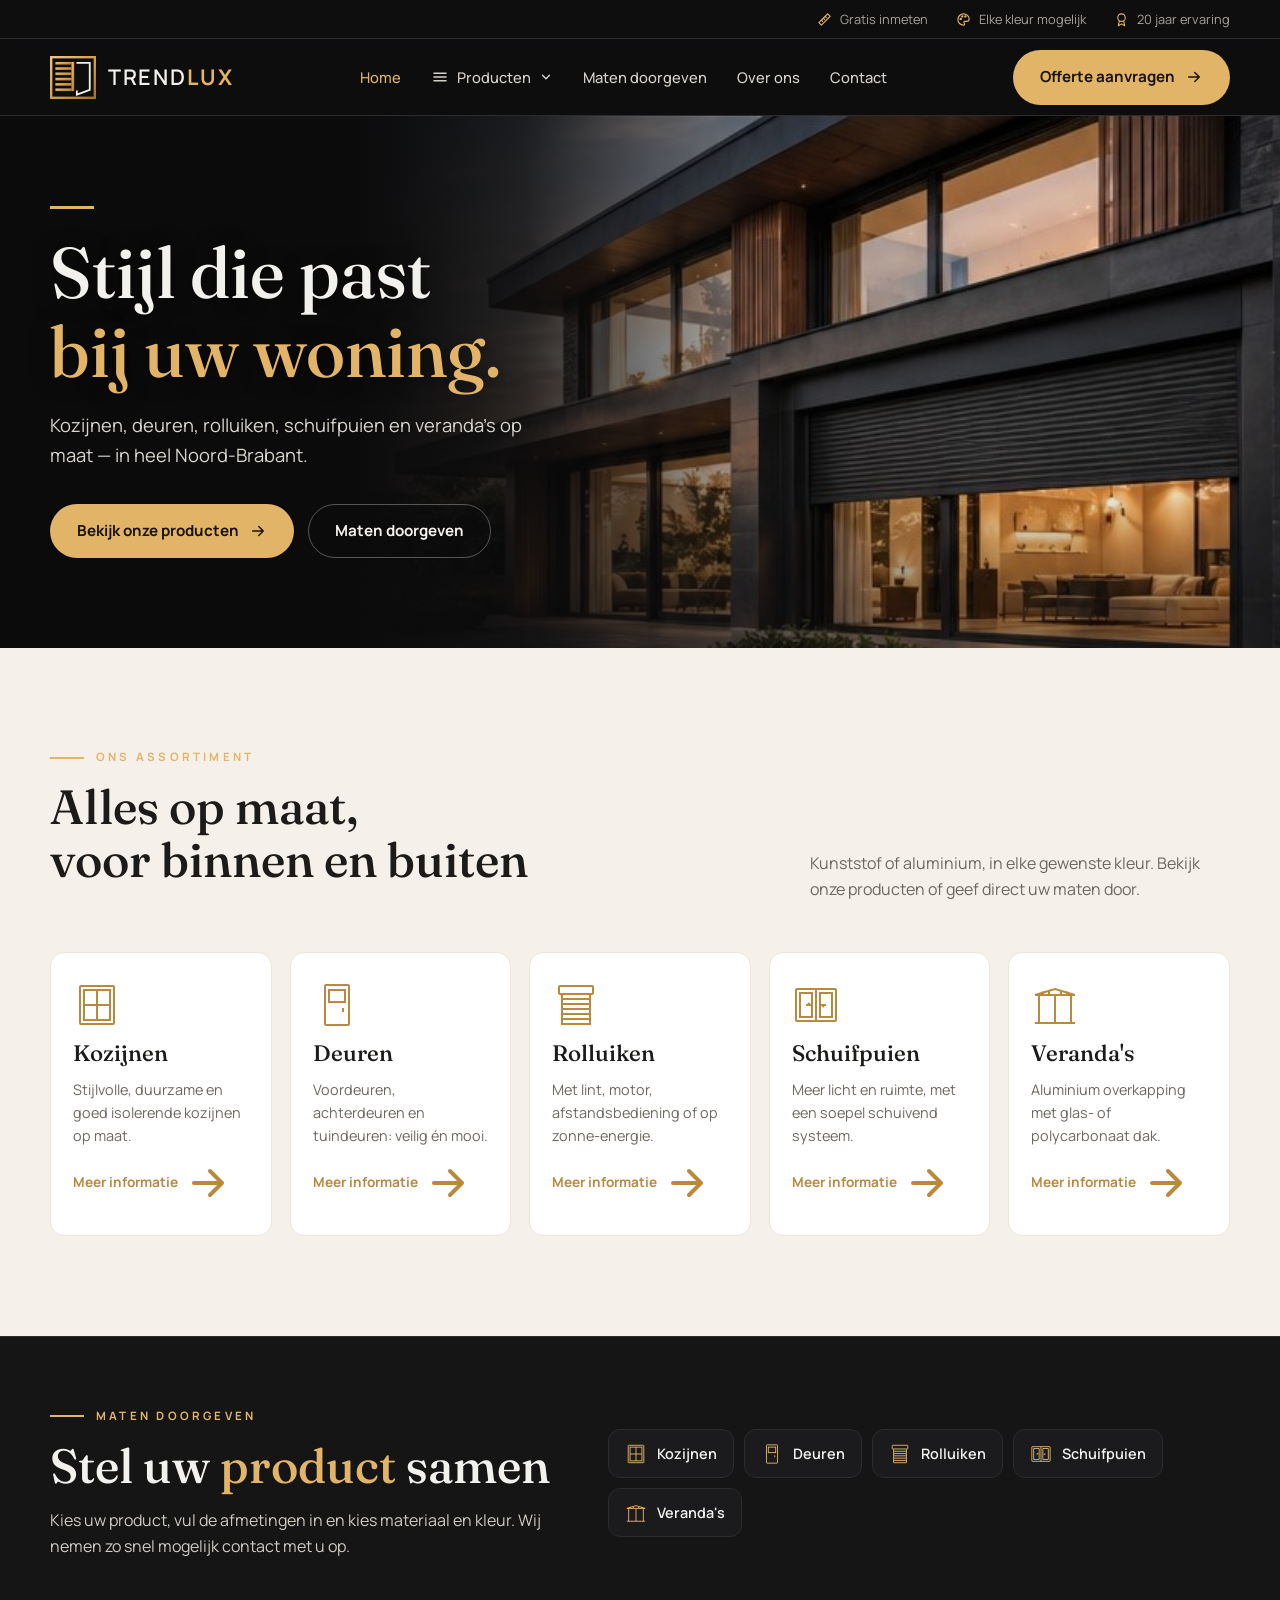
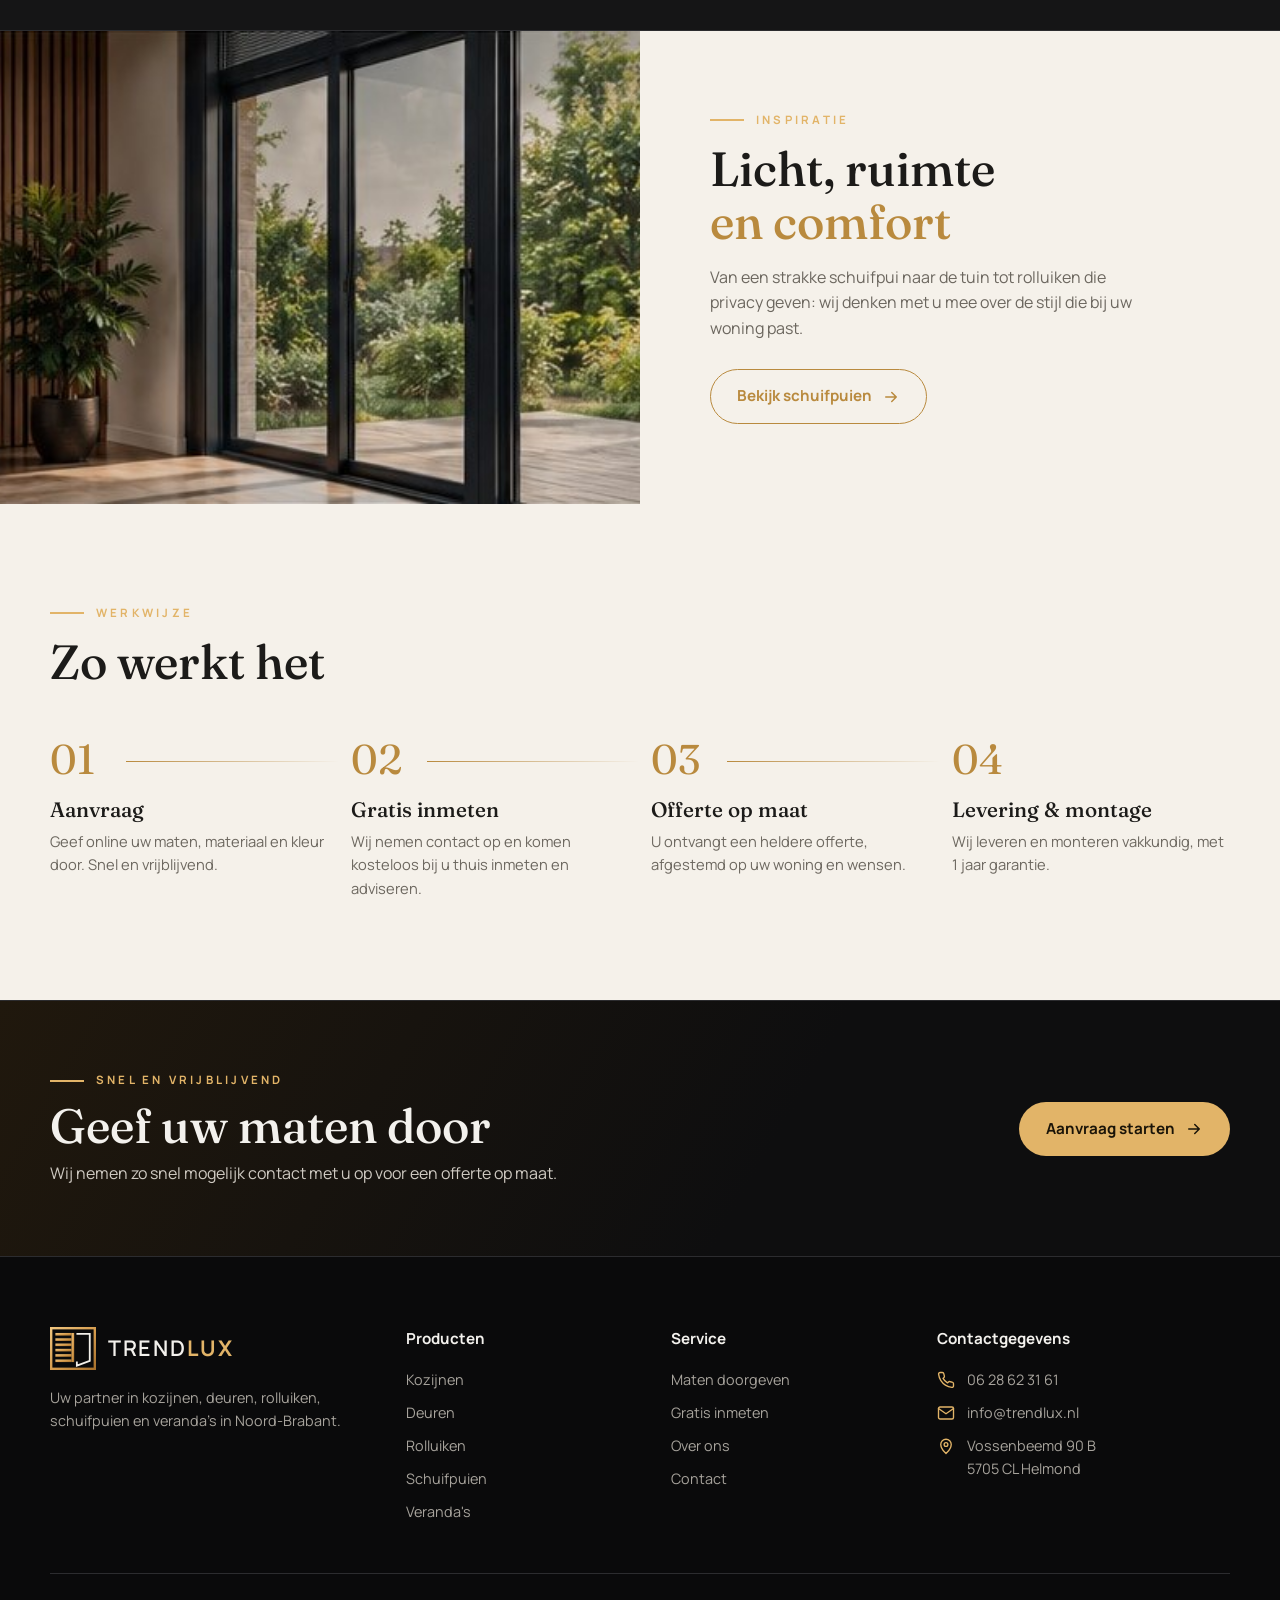
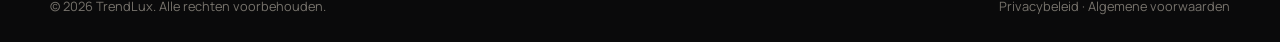
<file: index.html>
<!DOCTYPE html>
<html lang="nl">
<head>
<meta charset="UTF-8">
<meta name="viewport" content="width=device-width, initial-scale=1.0">
<title>TrendLux | Kozijnen, deuren, rolluiken &amp; veranda's op maat</title>
<meta name="description" content="TrendLux levert en monteert kozijnen, deuren, rolluiken, schuifpuien en veranda's op maat in heel Noord-Brabant. Gratis inmeten.">
<link rel="preconnect" href="https://fonts.googleapis.com">
<link rel="preconnect" href="https://fonts.gstatic.com" crossorigin>
<link href="https://fonts.googleapis.com/css2?family=Fraunces:opsz,wght@9..144,400;9..144,500;9..144,600&family=Manrope:wght@400;500;600;700&display=swap" rel="stylesheet">
<link rel="icon" href="favicon.svg" type="image/svg+xml">
<link rel="stylesheet" href="css/style.css">
</head>
<body>
<svg width="0" height="0" style="position:absolute" aria-hidden="true">
  <defs>
    <symbol id="i-kozijn" viewBox="0 0 48 48" fill="none" stroke="currentColor" stroke-width="2"><rect x="7" y="5" width="34" height="38" rx="1"/><rect x="11" y="9" width="26" height="30"/><path d="M24 9v30M11 24h26"/></symbol>
    <symbol id="i-deur" viewBox="0 0 48 48" fill="none" stroke="currentColor" stroke-width="2"><rect x="12" y="4" width="24" height="40" rx="1"/><rect x="16" y="9" width="16" height="12"/><path d="M30 27v4"/></symbol>
    <symbol id="i-rolluik" viewBox="0 0 48 48" fill="none" stroke="currentColor" stroke-width="2"><rect x="7" y="5" width="34" height="8" rx="1"/><path d="M10 13v30h28V13M10 18h28M10 23h28M10 28h28M10 33h28M10 38h28"/></symbol>
    <symbol id="i-schuifpui" viewBox="0 0 48 48" fill="none" stroke="currentColor" stroke-width="2"><rect x="4" y="8" width="40" height="32" rx="1"/><path d="M24 8v32M8 12h12v24H8zM28 12h12v24H28z"/><path d="M14 24h4l-2-2M34 24h-4l2 2"/></symbol>
    <symbol id="i-veranda" viewBox="0 0 48 48" fill="none" stroke="currentColor" stroke-width="2"><path d="M4 14l20-6 20 6"/><path d="M4 14h40M8 14v28M40 14v28M24 14v28M4 42h40"/><path d="M12 10.5v3.5M18 9v5M30 9v5M36 10.5v3.5"/></symbol>
    <symbol id="i-arrow" viewBox="0 0 24 24" fill="none" stroke="currentColor" stroke-width="2" stroke-linecap="round" stroke-linejoin="round"><path d="M5 12h14M13 6l6 6-6 6"/></symbol>
    <symbol id="i-check" viewBox="0 0 24 24" fill="none" stroke="currentColor" stroke-width="2" stroke-linecap="round" stroke-linejoin="round"><path d="M12 3l7 3v5c0 5-3 8.5-7 10-4-1.5-7-5-7-10V6z"/><path d="M9 12l2 2 4-4"/></symbol>
    <symbol id="i-ruler" viewBox="0 0 24 24" fill="none" stroke="currentColor" stroke-width="1.8" stroke-linecap="round" stroke-linejoin="round"><path d="M3 17L17 3l4 4L7 21z"/><path d="M7 13l2 2M10 10l2 2M13 7l2 2"/></symbol>
    <symbol id="i-palette" viewBox="0 0 24 24" fill="none" stroke="currentColor" stroke-width="1.8" stroke-linecap="round"><path d="M12 3a9 9 0 100 18c1.2 0 1.8-.8 1.8-1.7 0-1.4-1.3-1.6-1.3-2.8 0-1 .8-1.5 1.8-1.5H17a4 4 0 004-4c0-4.4-4-8-9-8z"/><circle cx="7.5" cy="11" r="1"/><circle cx="10" cy="7" r="1"/><circle cx="15" cy="7" r="1"/></symbol>
    <symbol id="i-chat" viewBox="0 0 24 24" fill="none" stroke="currentColor" stroke-width="1.8" stroke-linecap="round" stroke-linejoin="round"><path d="M21 12a8 8 0 01-11.6 7.1L4 20l1-4.6A8 8 0 1121 12z"/><path d="M8.5 12h.01M12 12h.01M15.5 12h.01"/></symbol>
    <symbol id="i-award" viewBox="0 0 24 24" fill="none" stroke="currentColor" stroke-width="1.8" stroke-linecap="round" stroke-linejoin="round"><circle cx="12" cy="9" r="6"/><path d="M8.5 14L7 22l5-3 5 3-1.5-8"/></symbol>
    <symbol id="i-pin" viewBox="0 0 24 24" fill="none" stroke="currentColor" stroke-width="1.8" stroke-linecap="round" stroke-linejoin="round"><path d="M12 22s7-6.2 7-12a7 7 0 10-14 0c0 5.8 7 12 7 12z"/><circle cx="12" cy="10" r="2.5"/></symbol>
    <symbol id="i-phone" viewBox="0 0 24 24" fill="none" stroke="currentColor" stroke-width="1.8" stroke-linecap="round" stroke-linejoin="round"><path d="M22 16.9v3a2 2 0 01-2.2 2 19.8 19.8 0 01-8.6-3.1 19.5 19.5 0 01-6-6A19.8 19.8 0 012.1 4.2 2 2 0 014.1 2h3a2 2 0 012 1.7c.1 1 .4 1.9.7 2.8a2 2 0 01-.5 2.1L8 9.9a16 16 0 006 6l1.3-1.3a2 2 0 012.1-.5c.9.3 1.8.6 2.8.7a2 2 0 011.7 2z"/></symbol>
    <symbol id="i-mail" viewBox="0 0 24 24" fill="none" stroke="currentColor" stroke-width="1.8" stroke-linecap="round" stroke-linejoin="round"><rect x="2" y="4" width="20" height="16" rx="2"/><path d="M22 6l-10 7L2 6"/></symbol>
    <symbol id="i-calendar" viewBox="0 0 24 24" fill="none" stroke="currentColor" stroke-width="1.8" stroke-linecap="round"><rect x="3" y="4" width="18" height="18" rx="2"/><path d="M16 2v4M8 2v4M3 10h18"/></symbol>
    <symbol id="i-info" viewBox="0 0 24 24" fill="none" stroke="currentColor" stroke-width="2" stroke-linecap="round"><circle cx="12" cy="12" r="10"/><path d="M12 16v-4M12 8h.01"/></symbol>
    <symbol id="i-camera" viewBox="0 0 24 24" fill="none" stroke="currentColor" stroke-width="1.8" stroke-linecap="round" stroke-linejoin="round"><path d="M23 19a2 2 0 01-2 2H3a2 2 0 01-2-2V8a2 2 0 012-2h4l2-3h6l2 3h4a2 2 0 012 2z"/><circle cx="12" cy="13" r="4"/></symbol>
    <symbol id="i-plus" viewBox="0 0 24 24" fill="none" stroke="currentColor" stroke-width="2.2" stroke-linecap="round"><path d="M12 5v14M5 12h14"/></symbol>
    <symbol id="i-ok" viewBox="0 0 24 24" fill="none" stroke="currentColor" stroke-width="2.4" stroke-linecap="round" stroke-linejoin="round"><path d="M20 6L9 17l-5-5"/></symbol>
  </defs>
</svg>

<div class="topbar">
  <div class="wrap">
    <span><svg><use href="#i-ruler"/></svg>Gratis inmeten</span>
    <span><svg><use href="#i-palette"/></svg>Elke kleur mogelijk</span>
    <span><svg><use href="#i-award"/></svg>20 jaar ervaring</span>
  </div>
</div>

<header class="nav">
  <div class="wrap">
    <a href="index.html" class="logo" aria-label="TrendLux home">
      <img src="img/logo-icon.svg" alt="" width="46" height="43">
      <span>TREND<b>LUX</b></span>
    </a>
    <nav class="menu" id="menu">
      <a href="index.html" class="active">Home</a>
      <div class="dd" id="dd">
        <button type="button" class="dd-btn" id="ddBtn" aria-expanded="false" aria-controls="ddPanel">
          <svg class="ham" viewBox="0 0 24 24" fill="none" stroke="currentColor" stroke-width="2" stroke-linecap="round"><path d="M4 7h16M4 12h16M4 17h16"/></svg>
          Producten
          <svg class="chev" viewBox="0 0 24 24" fill="none" stroke="currentColor" stroke-width="2.4" stroke-linecap="round"><path d="M6 9l6 6 6-6"/></svg>
        </button>
        <div class="dd-panel" id="ddPanel">
          <a href="kozijnen.html"><svg><use href="#i-kozijn"/></svg><div><strong>Kozijnen</strong><span>Stijlvol, duurzaam en goed isolerend.</span></div></a><a href="deuren.html"><svg><use href="#i-deur"/></svg><div><strong>Deuren</strong><span>Voordeuren, achterdeuren en tuindeuren.</span></div></a><a href="rolluiken.html"><svg><use href="#i-rolluik"/></svg><div><strong>Rolluiken</strong><span>Met lint, motor, afstandsbediening of solar.</span></div></a><a href="schuifpuien.html"><svg><use href="#i-schuifpui"/></svg><div><strong>Schuifpuien</strong><span>Meer licht en ruimte in uw woning.</span></div></a><a href="verandas.html"><svg><use href="#i-veranda"/></svg><div><strong>Veranda's</strong><span>Aluminium overkapping met glas of polycarbonaat.</span></div></a>
          <a href="offerte.html" class="all">Maten doorgeven voor uw product →</a>
        </div>
      </div>
      <a href="offerte.html">Maten doorgeven</a>
      <a href="over-ons.html">Over ons</a>
      <a href="contact.html">Contact</a>
      <a href="offerte.html" class="btn btn-gold m-only">Offerte aanvragen <svg><use href="#i-arrow"/></svg></a>
    </nav>
    <a href="offerte.html" class="btn btn-gold">Offerte aanvragen <svg><use href="#i-arrow"/></svg></a>
    <button class="burger" id="burger" aria-label="Menu openen" aria-expanded="false"><svg viewBox="0 0 24 24" fill="none" stroke="currentColor" stroke-width="2" stroke-linecap="round"><path d="M4 7h16M4 12h16M4 17h16"/></svg></button>
  </div>
</header>

<section class="hero hero-full">
  <div class="hero-bg"><img src="img/hero-woning.jpg" alt="Moderne woning met kozijnen en rolluiken van TrendLux"></div>
  <div class="wrap">
    <div class="hero-txt">
      <span class="hero-line"></span>
      <h1>Stijl die past<br><span class="gold">bij uw woning.</span></h1>
      <p class="lead">Kozijnen, deuren, rolluiken, schuifpuien en veranda's op maat — in heel Noord-Brabant.</p>
      <div class="actions">
        <a href="#producten" class="btn btn-gold">Bekijk onze producten <svg><use href="#i-arrow"/></svg></a>
        <a href="offerte.html" class="btn btn-ghost">Maten doorgeven</a>
      </div>
    </div>
  </div>
</section>

<section class="products" id="producten">
  <div class="wrap">
    <div class="head">
      <div>
        <div class="eyebrow">Ons assortiment</div>
        <h2>Alles op maat,<br>voor binnen en buiten</h2>
      </div>
      <p>Kunststof of aluminium, in elke gewenste kleur. Bekijk onze producten of geef direct uw maten door.</p>
    </div>
    <div class="pgrid"><a class="pcard" href="kozijnen.html"><svg><use href="#i-kozijn"/></svg><h3>Kozijnen</h3><p>Stijlvolle, duurzame en goed isolerende kozijnen op maat.</p><span class="more">Meer informatie <svg width="16" height="16"><use href="#i-arrow"/></svg></span></a><a class="pcard" href="deuren.html"><svg><use href="#i-deur"/></svg><h3>Deuren</h3><p>Voordeuren, achterdeuren en tuindeuren: veilig én mooi.</p><span class="more">Meer informatie <svg width="16" height="16"><use href="#i-arrow"/></svg></span></a><a class="pcard" href="rolluiken.html"><svg><use href="#i-rolluik"/></svg><h3>Rolluiken</h3><p>Met lint, motor, afstandsbediening of op zonne-energie.</p><span class="more">Meer informatie <svg width="16" height="16"><use href="#i-arrow"/></svg></span></a><a class="pcard" href="schuifpuien.html"><svg><use href="#i-schuifpui"/></svg><h3>Schuifpuien</h3><p>Meer licht en ruimte, met een soepel schuivend systeem.</p><span class="more">Meer informatie <svg width="16" height="16"><use href="#i-arrow"/></svg></span></a><a class="pcard" href="verandas.html"><svg><use href="#i-veranda"/></svg><h3>Veranda's</h3><p>Aluminium overkapping met glas- of polycarbonaat dak.</p><span class="more">Meer informatie <svg width="16" height="16"><use href="#i-arrow"/></svg></span></a></div>
  </div>
</section>

<section class="teaser">
  <div class="wrap">
    <div>
      <div class="eyebrow">Maten doorgeven</div>
      <h2>Stel uw <span class="gold">product</span> samen</h2>
      <p>Kies uw product, vul de afmetingen in en kies materiaal en kleur. Wij nemen zo snel mogelijk contact met u op.</p>
    </div>
    <div class="chips"><a href="offerte.html?product=kozijn"><svg><use href="#i-kozijn"/></svg>Kozijnen</a><a href="offerte.html?product=deur"><svg><use href="#i-deur"/></svg>Deuren</a><a href="offerte.html?product=rolluik"><svg><use href="#i-rolluik"/></svg>Rolluiken</a><a href="offerte.html?product=schuifpui"><svg><use href="#i-schuifpui"/></svg>Schuifpuien</a><a href="offerte.html?product=veranda"><svg><use href="#i-veranda"/></svg>Veranda's</a></div>
  </div>
</section>

<section class="insp">
  <div class="insp-img"><img src="img/schuifpui.jpg" alt="Schuifpui met uitzicht op de tuin"></div>
  <div class="insp-txt">
    <div class="eyebrow">Inspiratie</div>
    <h2>Licht, ruimte<br><span class="goldd">en comfort</span></h2>
    <p>Van een strakke schuifpui naar de tuin tot rolluiken die privacy geven: wij denken met u mee over de stijl die bij uw woning past.</p>
    <a href="schuifpuien.html" class="btn btn-line">Bekijk schuifpuien <svg><use href="#i-arrow"/></svg></a>
  </div>
</section>

<section class="how" id="werkwijze">
  <div class="wrap">
    <div class="eyebrow">Werkwijze</div>
    <h2>Zo werkt het</h2>
    <div class="steps">
      <div><h3>Aanvraag</h3><p>Geef online uw maten, materiaal en kleur door. Snel en vrijblijvend.</p></div>
      <div><h3>Gratis inmeten</h3><p>Wij nemen contact op en komen kosteloos bij u thuis inmeten en adviseren.</p></div>
      <div><h3>Offerte op maat</h3><p>U ontvangt een heldere offerte, afgestemd op uw woning en wensen.</p></div>
      <div><h3>Levering &amp; montage</h3><p>Wij leveren en monteren vakkundig, met 1 jaar garantie.</p></div>
    </div>
  </div>
</section>

<section class="cta">
  <div class="wrap">
    <div>
      <div class="eyebrow">Snel en vrijblijvend</div>
      <h2>Geef uw maten door</h2>
      <p>Wij nemen zo snel mogelijk contact met u op voor een offerte op maat.</p>
    </div>
    <a href="offerte.html" class="btn btn-gold">Aanvraag starten <svg><use href="#i-arrow"/></svg></a>
  </div>
</section>

<footer>
  <div class="wrap">
    <div class="fgrid">
      <div>
        <a href="index.html" class="logo"><img src="img/logo-icon.svg" alt="" width="46" height="43"><span>TREND<b>LUX</b></span></a>
        <p>Uw partner in kozijnen, deuren, rolluiken, schuifpuien en veranda's in Noord-Brabant.</p>
      </div>
      <div><h5>Producten</h5><ul><li><a href="kozijnen.html">Kozijnen</a></li><li><a href="deuren.html">Deuren</a></li><li><a href="rolluiken.html">Rolluiken</a></li><li><a href="schuifpuien.html">Schuifpuien</a></li><li><a href="verandas.html">Veranda's</a></li></ul></div>
      <div><h5>Service</h5><ul><li><a href="offerte.html">Maten doorgeven</a></li><li><a href="over-ons.html#werkwijze">Gratis inmeten</a></li><li><a href="over-ons.html">Over ons</a></li><li><a href="contact.html">Contact</a></li></ul></div>
      <div>
        <h5>Contactgegevens</h5>
      <ul>
  <li class="cline"><svg><use href="#i-phone"/></svg><a href="tel:+31628623161">06 28 62 31 61</a></li>
  <li class="cline"><svg><use href="#i-mail"/></svg><a href="mailto:info@trendlux.nl">info@trendlux.nl</a></li><!-- TODO: e-mail controleren -->
  <li class="cline"><svg><use href="#i-pin"/></svg><a href="https://maps.google.com/?q=Vossenbeemd+90+B,+5705+CL+Helmond" target="_blank" rel="noopener">Vossenbeemd 90 B<br>5705 CL Helmond</a></li>
</ul>
      </div>
    </div>
    <div class="fbottom">
      <span>© <span id="yr"></span> TrendLux. Alle rechten voorbehouden.</span>
      <span>Privacybeleid · Algemene voorwaarden</span>
    </div>
  </div>
</footer>

<script src="js/main.js"></script>
</body>
</html>
</file>
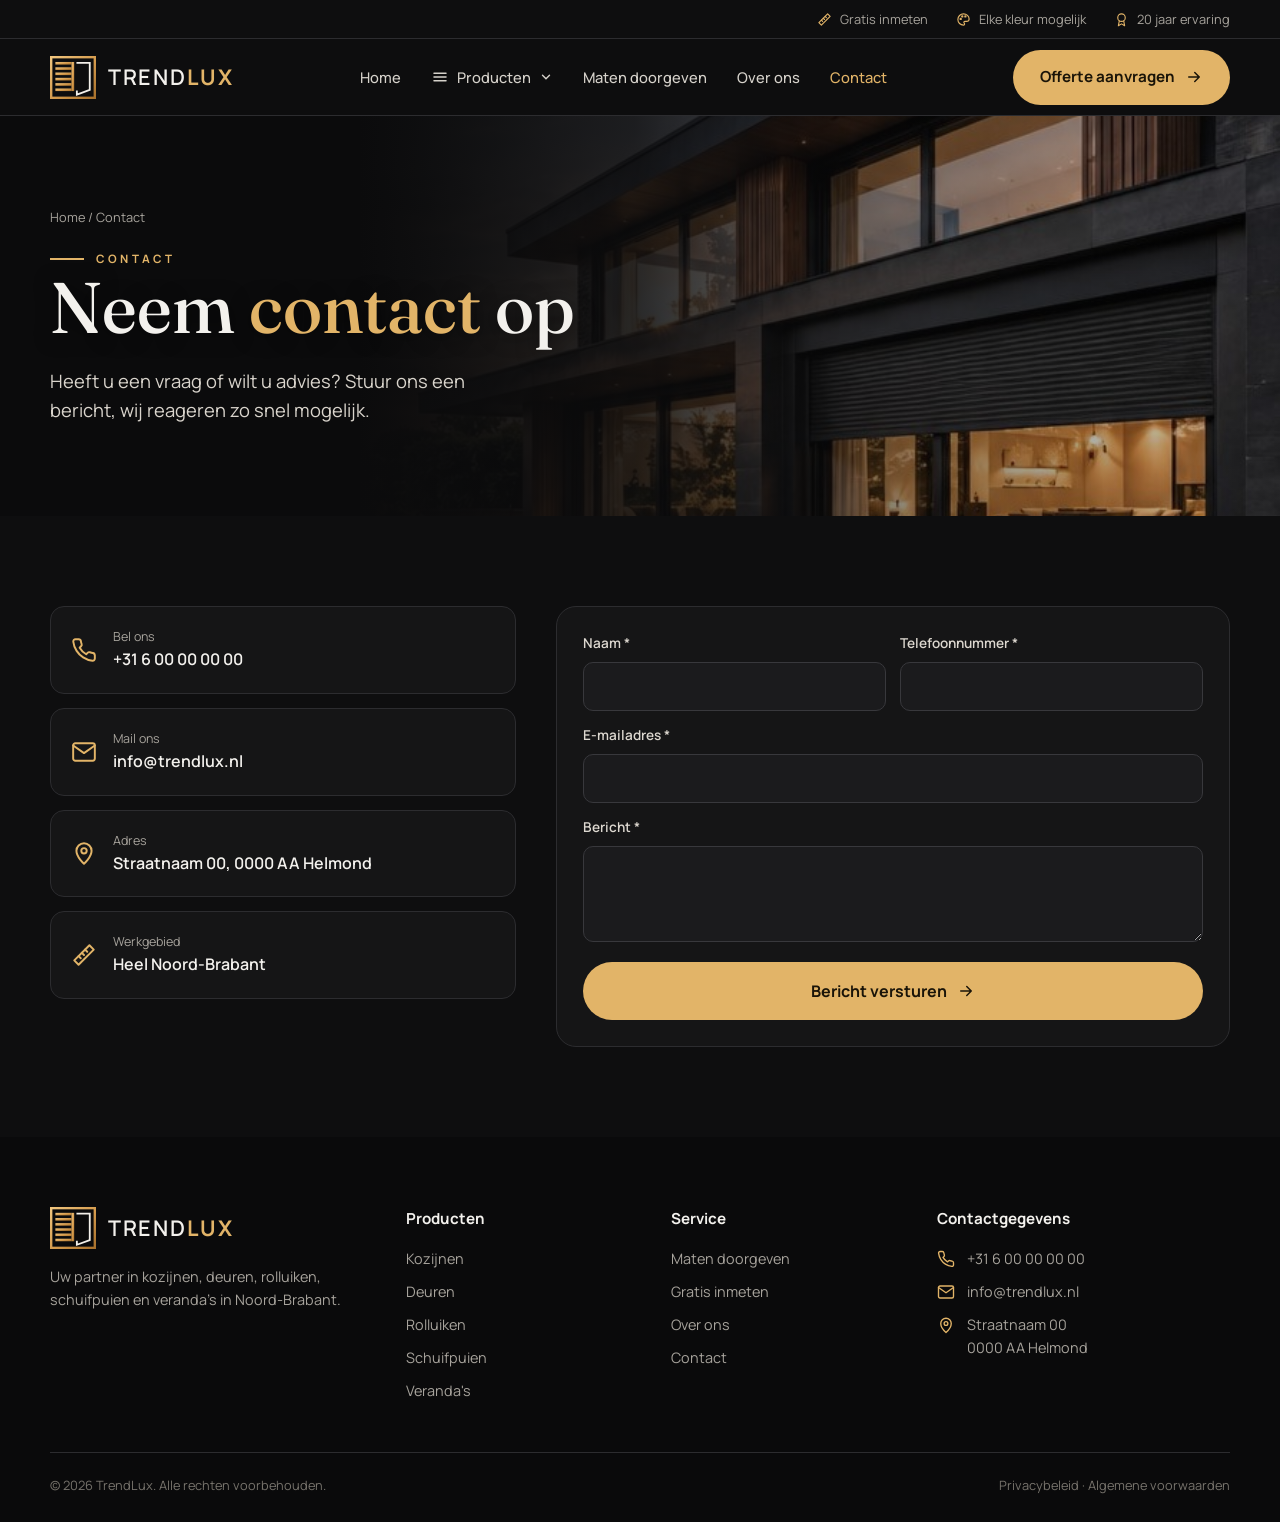
<file: contact.html>
<!DOCTYPE html>
<html lang="nl">
<head>
<meta charset="UTF-8">
<meta name="viewport" content="width=device-width, initial-scale=1.0">
<title>Contact | TrendLux</title>
<meta name="description" content="Neem contact op met TrendLux voor advies over kozijnen, deuren, rolluiken, schuifpuien en veranda's.">
<link rel="preconnect" href="https://fonts.googleapis.com">
<link rel="preconnect" href="https://fonts.gstatic.com" crossorigin>
<link href="https://fonts.googleapis.com/css2?family=Fraunces:opsz,wght@9..144,400;9..144,500;9..144,600&family=Manrope:wght@400;500;600;700&display=swap" rel="stylesheet">
<link rel="icon" href="favicon.svg" type="image/svg+xml">
<link rel="stylesheet" href="css/style.css">
</head>
<body>
<svg width="0" height="0" style="position:absolute" aria-hidden="true">
  <defs>
    <symbol id="i-kozijn" viewBox="0 0 48 48" fill="none" stroke="currentColor" stroke-width="2"><rect x="7" y="5" width="34" height="38" rx="1"/><rect x="11" y="9" width="26" height="30"/><path d="M24 9v30M11 24h26"/></symbol>
    <symbol id="i-deur" viewBox="0 0 48 48" fill="none" stroke="currentColor" stroke-width="2"><rect x="12" y="4" width="24" height="40" rx="1"/><rect x="16" y="9" width="16" height="12"/><path d="M30 27v4"/></symbol>
    <symbol id="i-rolluik" viewBox="0 0 48 48" fill="none" stroke="currentColor" stroke-width="2"><rect x="7" y="5" width="34" height="8" rx="1"/><path d="M10 13v30h28V13M10 18h28M10 23h28M10 28h28M10 33h28M10 38h28"/></symbol>
    <symbol id="i-schuifpui" viewBox="0 0 48 48" fill="none" stroke="currentColor" stroke-width="2"><rect x="4" y="8" width="40" height="32" rx="1"/><path d="M24 8v32M8 12h12v24H8zM28 12h12v24H28z"/><path d="M14 24h4l-2-2M34 24h-4l2 2"/></symbol>
    <symbol id="i-veranda" viewBox="0 0 48 48" fill="none" stroke="currentColor" stroke-width="2"><path d="M4 14l20-6 20 6"/><path d="M4 14h40M8 14v28M40 14v28M24 14v28M4 42h40"/><path d="M12 10.5v3.5M18 9v5M30 9v5M36 10.5v3.5"/></symbol>
    <symbol id="i-arrow" viewBox="0 0 24 24" fill="none" stroke="currentColor" stroke-width="2" stroke-linecap="round" stroke-linejoin="round"><path d="M5 12h14M13 6l6 6-6 6"/></symbol>
    <symbol id="i-check" viewBox="0 0 24 24" fill="none" stroke="currentColor" stroke-width="2" stroke-linecap="round" stroke-linejoin="round"><path d="M12 3l7 3v5c0 5-3 8.5-7 10-4-1.5-7-5-7-10V6z"/><path d="M9 12l2 2 4-4"/></symbol>
    <symbol id="i-ruler" viewBox="0 0 24 24" fill="none" stroke="currentColor" stroke-width="1.8" stroke-linecap="round" stroke-linejoin="round"><path d="M3 17L17 3l4 4L7 21z"/><path d="M7 13l2 2M10 10l2 2M13 7l2 2"/></symbol>
    <symbol id="i-palette" viewBox="0 0 24 24" fill="none" stroke="currentColor" stroke-width="1.8" stroke-linecap="round"><path d="M12 3a9 9 0 100 18c1.2 0 1.8-.8 1.8-1.7 0-1.4-1.3-1.6-1.3-2.8 0-1 .8-1.5 1.8-1.5H17a4 4 0 004-4c0-4.4-4-8-9-8z"/><circle cx="7.5" cy="11" r="1"/><circle cx="10" cy="7" r="1"/><circle cx="15" cy="7" r="1"/></symbol>
    <symbol id="i-chat" viewBox="0 0 24 24" fill="none" stroke="currentColor" stroke-width="1.8" stroke-linecap="round" stroke-linejoin="round"><path d="M21 12a8 8 0 01-11.6 7.1L4 20l1-4.6A8 8 0 1121 12z"/><path d="M8.5 12h.01M12 12h.01M15.5 12h.01"/></symbol>
    <symbol id="i-award" viewBox="0 0 24 24" fill="none" stroke="currentColor" stroke-width="1.8" stroke-linecap="round" stroke-linejoin="round"><circle cx="12" cy="9" r="6"/><path d="M8.5 14L7 22l5-3 5 3-1.5-8"/></symbol>
    <symbol id="i-pin" viewBox="0 0 24 24" fill="none" stroke="currentColor" stroke-width="1.8" stroke-linecap="round" stroke-linejoin="round"><path d="M12 22s7-6.2 7-12a7 7 0 10-14 0c0 5.8 7 12 7 12z"/><circle cx="12" cy="10" r="2.5"/></symbol>
    <symbol id="i-phone" viewBox="0 0 24 24" fill="none" stroke="currentColor" stroke-width="1.8" stroke-linecap="round" stroke-linejoin="round"><path d="M22 16.9v3a2 2 0 01-2.2 2 19.8 19.8 0 01-8.6-3.1 19.5 19.5 0 01-6-6A19.8 19.8 0 012.1 4.2 2 2 0 014.1 2h3a2 2 0 012 1.7c.1 1 .4 1.9.7 2.8a2 2 0 01-.5 2.1L8 9.9a16 16 0 006 6l1.3-1.3a2 2 0 012.1-.5c.9.3 1.8.6 2.8.7a2 2 0 011.7 2z"/></symbol>
    <symbol id="i-mail" viewBox="0 0 24 24" fill="none" stroke="currentColor" stroke-width="1.8" stroke-linecap="round" stroke-linejoin="round"><rect x="2" y="4" width="20" height="16" rx="2"/><path d="M22 6l-10 7L2 6"/></symbol>
    <symbol id="i-calendar" viewBox="0 0 24 24" fill="none" stroke="currentColor" stroke-width="1.8" stroke-linecap="round"><rect x="3" y="4" width="18" height="18" rx="2"/><path d="M16 2v4M8 2v4M3 10h18"/></symbol>
    <symbol id="i-info" viewBox="0 0 24 24" fill="none" stroke="currentColor" stroke-width="2" stroke-linecap="round"><circle cx="12" cy="12" r="10"/><path d="M12 16v-4M12 8h.01"/></symbol>
    <symbol id="i-camera" viewBox="0 0 24 24" fill="none" stroke="currentColor" stroke-width="1.8" stroke-linecap="round" stroke-linejoin="round"><path d="M23 19a2 2 0 01-2 2H3a2 2 0 01-2-2V8a2 2 0 012-2h4l2-3h6l2 3h4a2 2 0 012 2z"/><circle cx="12" cy="13" r="4"/></symbol>
    <symbol id="i-plus" viewBox="0 0 24 24" fill="none" stroke="currentColor" stroke-width="2.2" stroke-linecap="round"><path d="M12 5v14M5 12h14"/></symbol>
    <symbol id="i-ok" viewBox="0 0 24 24" fill="none" stroke="currentColor" stroke-width="2.4" stroke-linecap="round" stroke-linejoin="round"><path d="M20 6L9 17l-5-5"/></symbol>
  </defs>
</svg>

<div class="topbar">
  <div class="wrap">
    <span><svg><use href="#i-ruler"/></svg>Gratis inmeten</span>
    <span><svg><use href="#i-palette"/></svg>Elke kleur mogelijk</span>
    <span><svg><use href="#i-award"/></svg>20 jaar ervaring</span>
  </div>
</div>

<header class="nav">
  <div class="wrap">
    <a href="index.html" class="logo" aria-label="TrendLux home">
      <img src="img/logo-icon.svg" alt="" width="46" height="43">
      <span>TREND<b>LUX</b></span>
    </a>
    <nav class="menu" id="menu">
      <a href="index.html">Home</a>
      <div class="dd" id="dd">
        <button type="button" class="dd-btn" id="ddBtn" aria-expanded="false" aria-controls="ddPanel">
          <svg class="ham" viewBox="0 0 24 24" fill="none" stroke="currentColor" stroke-width="2" stroke-linecap="round"><path d="M4 7h16M4 12h16M4 17h16"/></svg>
          Producten
          <svg class="chev" viewBox="0 0 24 24" fill="none" stroke="currentColor" stroke-width="2.4" stroke-linecap="round"><path d="M6 9l6 6 6-6"/></svg>
        </button>
        <div class="dd-panel" id="ddPanel">
          <a href="kozijnen.html"><svg><use href="#i-kozijn"/></svg><div><strong>Kozijnen</strong><span>Stijlvol, duurzaam en goed isolerend.</span></div></a><a href="deuren.html"><svg><use href="#i-deur"/></svg><div><strong>Deuren</strong><span>Voordeuren, achterdeuren en tuindeuren.</span></div></a><a href="rolluiken.html"><svg><use href="#i-rolluik"/></svg><div><strong>Rolluiken</strong><span>Met lint, motor, afstandsbediening of solar.</span></div></a><a href="schuifpuien.html"><svg><use href="#i-schuifpui"/></svg><div><strong>Schuifpuien</strong><span>Meer licht en ruimte in uw woning.</span></div></a><a href="verandas.html"><svg><use href="#i-veranda"/></svg><div><strong>Veranda's</strong><span>Aluminium overkapping met glas of polycarbonaat.</span></div></a>
          <a href="offerte.html" class="all">Maten doorgeven voor uw product →</a>
        </div>
      </div>
      <a href="offerte.html">Maten doorgeven</a>
      <a href="over-ons.html">Over ons</a>
      <a href="contact.html" class="active">Contact</a>
      <a href="offerte.html" class="btn btn-gold m-only">Offerte aanvragen <svg><use href="#i-arrow"/></svg></a>
    </nav>
    <a href="offerte.html" class="btn btn-gold">Offerte aanvragen <svg><use href="#i-arrow"/></svg></a>
    <button class="burger" id="burger" aria-label="Menu openen" aria-expanded="false"><svg viewBox="0 0 24 24" fill="none" stroke="currentColor" stroke-width="2" stroke-linecap="round"><path d="M4 7h16M4 12h16M4 17h16"/></svg></button>
  </div>
</header>

<section class="hero hero-full hero-short">
  <div class="hero-bg"><img src="img/hero-woning.jpg" alt=""></div>
  <div class="wrap">
    <div class="hero-txt">
      <div class="crumbs"><a href="index.html">Home</a> / Contact</div>
      <div class="eyebrow">Contact</div>
      <h1>Neem <span class="gold">contact</span> op</h1>
      <p class="lead">Heeft u een vraag of wilt u advies? Stuur ons een bericht, wij reageren zo snel mogelijk.</p>
    </div>
  </div>
</section>

<section class="contact">
  <div class="wrap grid">
    <div class="cinfo">
      <!-- TODO: echte gegevens invullen -->
      <a href="tel:+31600000000"><svg><use href="#i-phone"/></svg><span><small>Bel ons</small><strong>+31 6 00 00 00 00</strong></span></a>
      <a href="mailto:info@trendlux.nl"><svg><use href="#i-mail"/></svg><span><small>Mail ons</small><strong>info@trendlux.nl</strong></span></a>
      <div><svg><use href="#i-pin"/></svg><span><small>Adres</small><strong>Straatnaam 00, 0000 AA Helmond</strong></span></div>
      <div><svg><use href="#i-ruler"/></svg><span><small>Werkgebied</small><strong>Heel Noord-Brabant</strong></span></div>
    </div>
    <div class="cbox">
      <form id="contactForm" action="https://formsubmit.co/piarcca@gmail.com" method="POST">
        <input type="hidden" name="_subject" value="Nieuw contactbericht via trendlux.nl">
        <input type="hidden" name="_template" value="table">
        <input type="hidden" name="_next" id="cNext" value="">
        <input type="hidden" name="_autoresponse" value="Beste klant, bedankt voor uw bericht aan TrendLux! Wij nemen zo snel mogelijk contact met u op. Met vriendelijke groet, TrendLux">
        <input type="text" name="_honey" class="hp" tabindex="-1" autocomplete="off">
        <div id="cBody" class="contact-grid">
          <label class="f">Naam *<input class="t" name="Naam" required autocomplete="name"></label>
          <label class="f">Telefoonnummer *<input class="t" name="Telefoon" type="tel" required autocomplete="tel"></label>
          <label class="f full">E-mailadres *<input class="t" name="email" type="email" required autocomplete="email"></label>
          <label class="f full">Bericht *<textarea class="t" name="Bericht" required></textarea></label>
          <button type="submit" class="btn btn-gold submit full">Bericht versturen <svg><use href="#i-arrow"/></svg></button>
        </div>
        <div class="done" id="cDone">
          <div class="ok"><svg><use href="#i-ok"/></svg></div>
          <h3>Bedankt voor uw bericht!</h3>
          <p><strong style="color:var(--gold)">Wij nemen zo snel mogelijk contact met u op.</strong></p>
        </div>
      </form>
    </div>
  </div>
</section>

<footer>
  <div class="wrap">
    <div class="fgrid">
      <div>
        <a href="index.html" class="logo"><img src="img/logo-icon.svg" alt="" width="46" height="43"><span>TREND<b>LUX</b></span></a>
        <p>Uw partner in kozijnen, deuren, rolluiken, schuifpuien en veranda's in Noord-Brabant.</p>
      </div>
      <div><h5>Producten</h5><ul><li><a href="kozijnen.html">Kozijnen</a></li><li><a href="deuren.html">Deuren</a></li><li><a href="rolluiken.html">Rolluiken</a></li><li><a href="schuifpuien.html">Schuifpuien</a></li><li><a href="verandas.html">Veranda's</a></li></ul></div>
      <div><h5>Service</h5><ul><li><a href="offerte.html">Maten doorgeven</a></li><li><a href="over-ons.html#werkwijze">Gratis inmeten</a></li><li><a href="over-ons.html">Over ons</a></li><li><a href="contact.html">Contact</a></li></ul></div>
      <div>
        <h5>Contactgegevens</h5>
        <ul>
          <!-- TODO: echte gegevens invullen -->
          <li class="cline"><svg><use href="#i-phone"/></svg><a href="tel:+31600000000">+31 6 00 00 00 00</a></li>
          <li class="cline"><svg><use href="#i-mail"/></svg><a href="mailto:info@trendlux.nl">info@trendlux.nl</a></li>
          <li class="cline"><svg><use href="#i-pin"/></svg><span>Straatnaam 00<br>0000 AA Helmond</span></li>
        </ul>
      </div>
    </div>
    <div class="fbottom">
      <span>© <span id="yr"></span> TrendLux. Alle rechten voorbehouden.</span>
      <span>Privacybeleid · Algemene voorwaarden</span>
    </div>
  </div>
</footer>

<script src="js/main.js"></script>
</body>
</html>
</file>
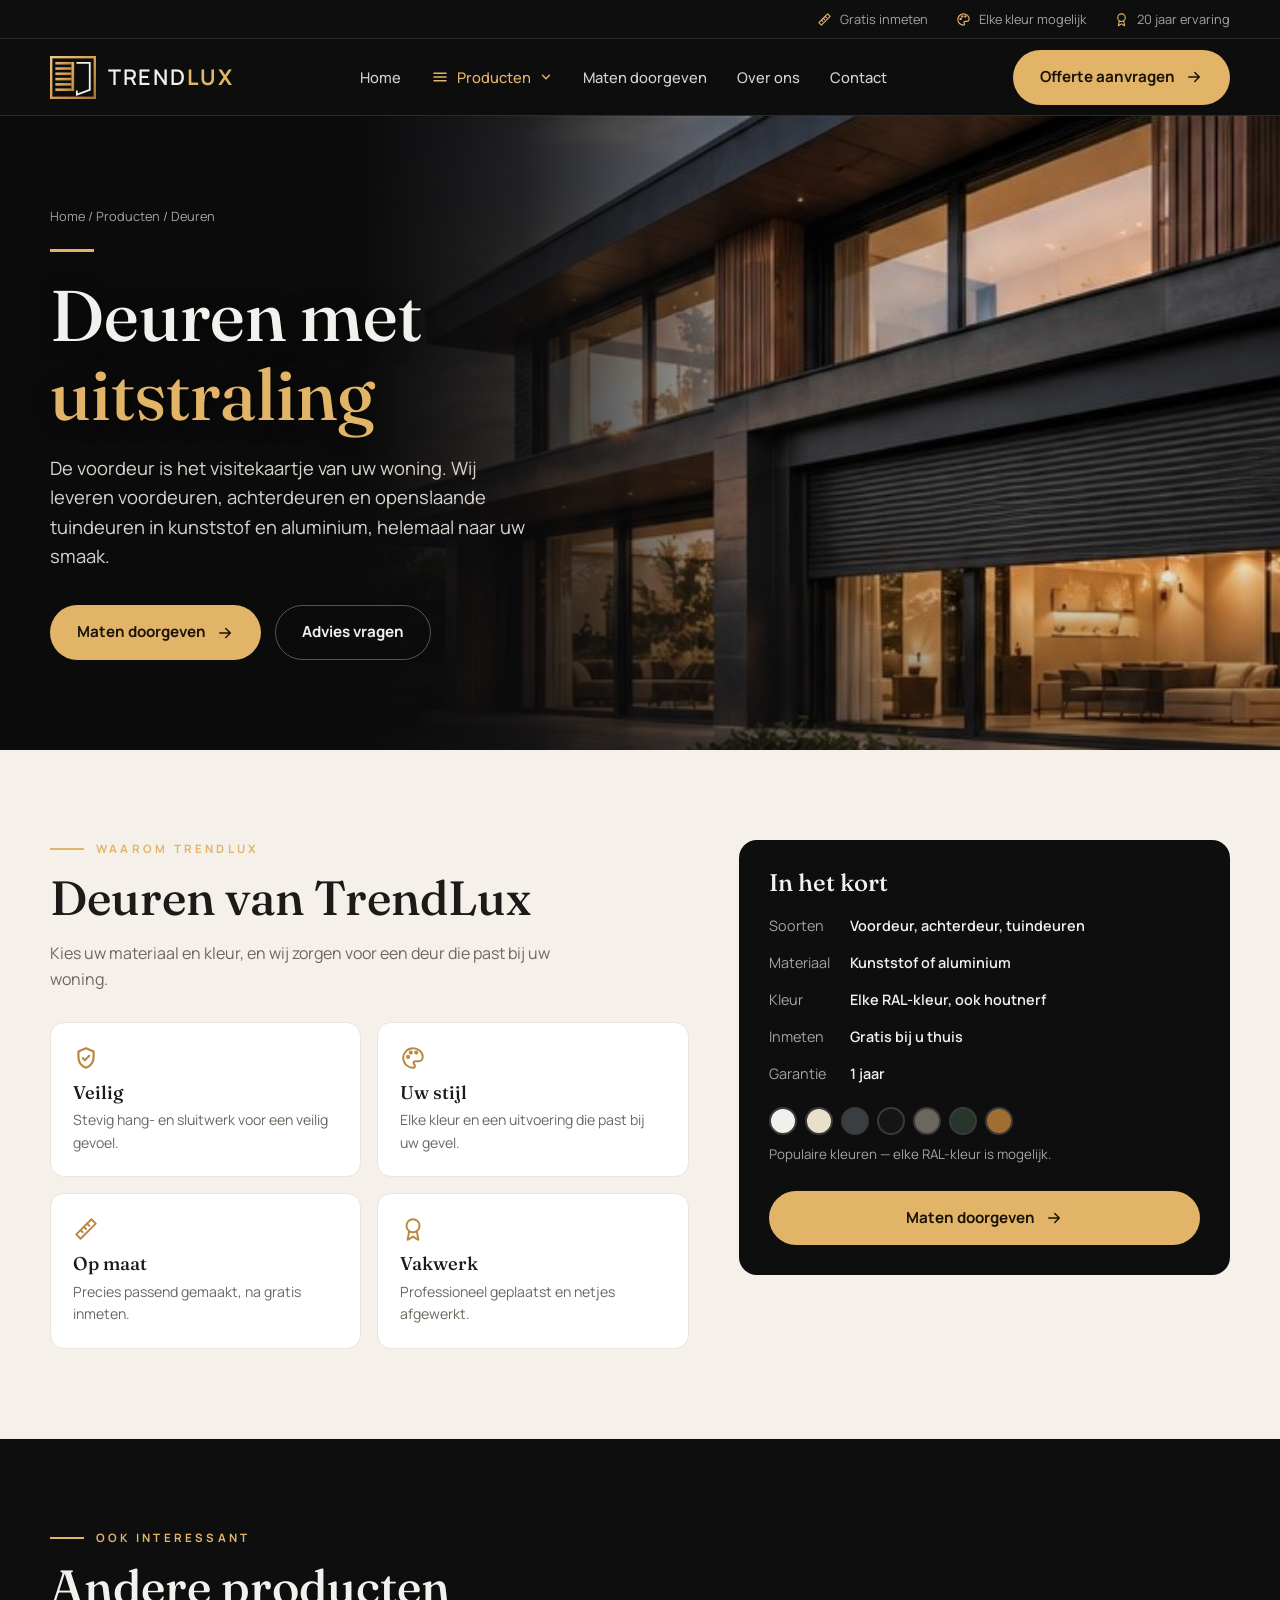
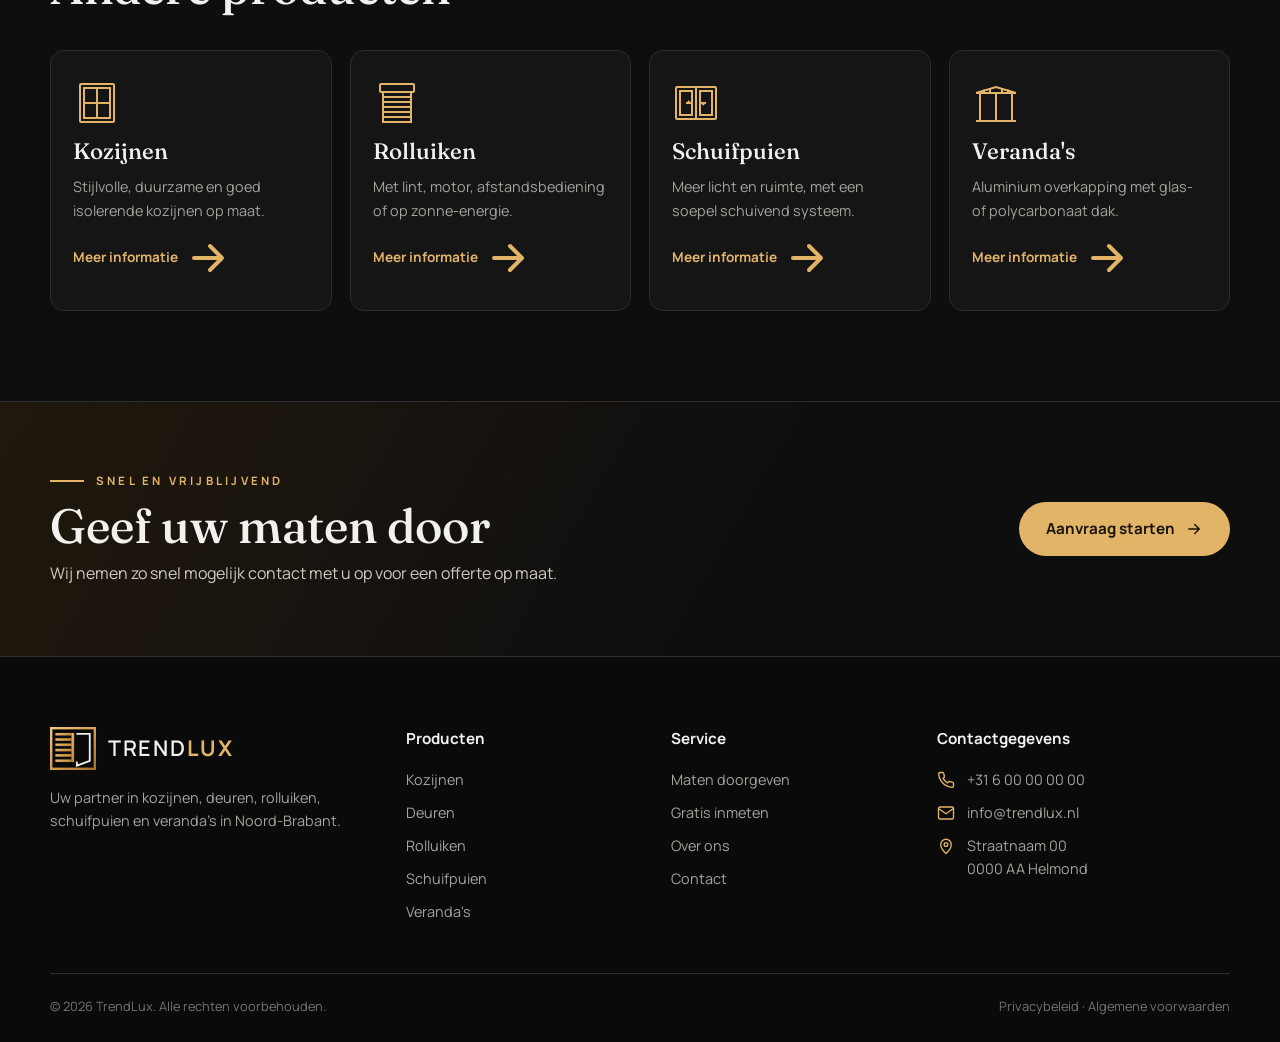
<file: deuren.html>
<!DOCTYPE html>
<html lang="nl">
<head>
<meta charset="UTF-8">
<meta name="viewport" content="width=device-width, initial-scale=1.0">
<title>Deuren op maat | TrendLux</title>
<meta name="description" content="De voordeur is het visitekaartje van uw woning. Wij leveren voordeuren, achterdeuren en openslaande tuindeuren in kunststof en aluminium, helemaal naar uw ">
<link rel="preconnect" href="https://fonts.googleapis.com">
<link rel="preconnect" href="https://fonts.gstatic.com" crossorigin>
<link href="https://fonts.googleapis.com/css2?family=Fraunces:opsz,wght@9..144,400;9..144,500;9..144,600&family=Manrope:wght@400;500;600;700&display=swap" rel="stylesheet">
<link rel="icon" href="favicon.svg" type="image/svg+xml">
<link rel="stylesheet" href="css/style.css">
</head>
<body>
<svg width="0" height="0" style="position:absolute" aria-hidden="true">
  <defs>
    <symbol id="i-kozijn" viewBox="0 0 48 48" fill="none" stroke="currentColor" stroke-width="2"><rect x="7" y="5" width="34" height="38" rx="1"/><rect x="11" y="9" width="26" height="30"/><path d="M24 9v30M11 24h26"/></symbol>
    <symbol id="i-deur" viewBox="0 0 48 48" fill="none" stroke="currentColor" stroke-width="2"><rect x="12" y="4" width="24" height="40" rx="1"/><rect x="16" y="9" width="16" height="12"/><path d="M30 27v4"/></symbol>
    <symbol id="i-rolluik" viewBox="0 0 48 48" fill="none" stroke="currentColor" stroke-width="2"><rect x="7" y="5" width="34" height="8" rx="1"/><path d="M10 13v30h28V13M10 18h28M10 23h28M10 28h28M10 33h28M10 38h28"/></symbol>
    <symbol id="i-schuifpui" viewBox="0 0 48 48" fill="none" stroke="currentColor" stroke-width="2"><rect x="4" y="8" width="40" height="32" rx="1"/><path d="M24 8v32M8 12h12v24H8zM28 12h12v24H28z"/><path d="M14 24h4l-2-2M34 24h-4l2 2"/></symbol>
    <symbol id="i-veranda" viewBox="0 0 48 48" fill="none" stroke="currentColor" stroke-width="2"><path d="M4 14l20-6 20 6"/><path d="M4 14h40M8 14v28M40 14v28M24 14v28M4 42h40"/><path d="M12 10.5v3.5M18 9v5M30 9v5M36 10.5v3.5"/></symbol>
    <symbol id="i-arrow" viewBox="0 0 24 24" fill="none" stroke="currentColor" stroke-width="2" stroke-linecap="round" stroke-linejoin="round"><path d="M5 12h14M13 6l6 6-6 6"/></symbol>
    <symbol id="i-check" viewBox="0 0 24 24" fill="none" stroke="currentColor" stroke-width="2" stroke-linecap="round" stroke-linejoin="round"><path d="M12 3l7 3v5c0 5-3 8.5-7 10-4-1.5-7-5-7-10V6z"/><path d="M9 12l2 2 4-4"/></symbol>
    <symbol id="i-ruler" viewBox="0 0 24 24" fill="none" stroke="currentColor" stroke-width="1.8" stroke-linecap="round" stroke-linejoin="round"><path d="M3 17L17 3l4 4L7 21z"/><path d="M7 13l2 2M10 10l2 2M13 7l2 2"/></symbol>
    <symbol id="i-palette" viewBox="0 0 24 24" fill="none" stroke="currentColor" stroke-width="1.8" stroke-linecap="round"><path d="M12 3a9 9 0 100 18c1.2 0 1.8-.8 1.8-1.7 0-1.4-1.3-1.6-1.3-2.8 0-1 .8-1.5 1.8-1.5H17a4 4 0 004-4c0-4.4-4-8-9-8z"/><circle cx="7.5" cy="11" r="1"/><circle cx="10" cy="7" r="1"/><circle cx="15" cy="7" r="1"/></symbol>
    <symbol id="i-chat" viewBox="0 0 24 24" fill="none" stroke="currentColor" stroke-width="1.8" stroke-linecap="round" stroke-linejoin="round"><path d="M21 12a8 8 0 01-11.6 7.1L4 20l1-4.6A8 8 0 1121 12z"/><path d="M8.5 12h.01M12 12h.01M15.5 12h.01"/></symbol>
    <symbol id="i-award" viewBox="0 0 24 24" fill="none" stroke="currentColor" stroke-width="1.8" stroke-linecap="round" stroke-linejoin="round"><circle cx="12" cy="9" r="6"/><path d="M8.5 14L7 22l5-3 5 3-1.5-8"/></symbol>
    <symbol id="i-pin" viewBox="0 0 24 24" fill="none" stroke="currentColor" stroke-width="1.8" stroke-linecap="round" stroke-linejoin="round"><path d="M12 22s7-6.2 7-12a7 7 0 10-14 0c0 5.8 7 12 7 12z"/><circle cx="12" cy="10" r="2.5"/></symbol>
    <symbol id="i-phone" viewBox="0 0 24 24" fill="none" stroke="currentColor" stroke-width="1.8" stroke-linecap="round" stroke-linejoin="round"><path d="M22 16.9v3a2 2 0 01-2.2 2 19.8 19.8 0 01-8.6-3.1 19.5 19.5 0 01-6-6A19.8 19.8 0 012.1 4.2 2 2 0 014.1 2h3a2 2 0 012 1.7c.1 1 .4 1.9.7 2.8a2 2 0 01-.5 2.1L8 9.9a16 16 0 006 6l1.3-1.3a2 2 0 012.1-.5c.9.3 1.8.6 2.8.7a2 2 0 011.7 2z"/></symbol>
    <symbol id="i-mail" viewBox="0 0 24 24" fill="none" stroke="currentColor" stroke-width="1.8" stroke-linecap="round" stroke-linejoin="round"><rect x="2" y="4" width="20" height="16" rx="2"/><path d="M22 6l-10 7L2 6"/></symbol>
    <symbol id="i-calendar" viewBox="0 0 24 24" fill="none" stroke="currentColor" stroke-width="1.8" stroke-linecap="round"><rect x="3" y="4" width="18" height="18" rx="2"/><path d="M16 2v4M8 2v4M3 10h18"/></symbol>
    <symbol id="i-info" viewBox="0 0 24 24" fill="none" stroke="currentColor" stroke-width="2" stroke-linecap="round"><circle cx="12" cy="12" r="10"/><path d="M12 16v-4M12 8h.01"/></symbol>
    <symbol id="i-camera" viewBox="0 0 24 24" fill="none" stroke="currentColor" stroke-width="1.8" stroke-linecap="round" stroke-linejoin="round"><path d="M23 19a2 2 0 01-2 2H3a2 2 0 01-2-2V8a2 2 0 012-2h4l2-3h6l2 3h4a2 2 0 012 2z"/><circle cx="12" cy="13" r="4"/></symbol>
    <symbol id="i-plus" viewBox="0 0 24 24" fill="none" stroke="currentColor" stroke-width="2.2" stroke-linecap="round"><path d="M12 5v14M5 12h14"/></symbol>
    <symbol id="i-ok" viewBox="0 0 24 24" fill="none" stroke="currentColor" stroke-width="2.4" stroke-linecap="round" stroke-linejoin="round"><path d="M20 6L9 17l-5-5"/></symbol>
  </defs>
</svg>

<div class="topbar">
  <div class="wrap">
    <span><svg><use href="#i-ruler"/></svg>Gratis inmeten</span>
    <span><svg><use href="#i-palette"/></svg>Elke kleur mogelijk</span>
    <span><svg><use href="#i-award"/></svg>20 jaar ervaring</span>
  </div>
</div>

<header class="nav">
  <div class="wrap">
    <a href="index.html" class="logo" aria-label="TrendLux home">
      <img src="img/logo-icon.svg" alt="" width="46" height="43">
      <span>TREND<b>LUX</b></span>
    </a>
    <nav class="menu" id="menu">
      <a href="index.html">Home</a>
      <div class="dd" id="dd">
        <button type="button" class="dd-btn active" id="ddBtn" aria-expanded="false" aria-controls="ddPanel">
          <svg class="ham" viewBox="0 0 24 24" fill="none" stroke="currentColor" stroke-width="2" stroke-linecap="round"><path d="M4 7h16M4 12h16M4 17h16"/></svg>
          Producten
          <svg class="chev" viewBox="0 0 24 24" fill="none" stroke="currentColor" stroke-width="2.4" stroke-linecap="round"><path d="M6 9l6 6 6-6"/></svg>
        </button>
        <div class="dd-panel" id="ddPanel">
          <a href="kozijnen.html"><svg><use href="#i-kozijn"/></svg><div><strong>Kozijnen</strong><span>Stijlvol, duurzaam en goed isolerend.</span></div></a><a href="deuren.html" class="active"><svg><use href="#i-deur"/></svg><div><strong>Deuren</strong><span>Voordeuren, achterdeuren en tuindeuren.</span></div></a><a href="rolluiken.html"><svg><use href="#i-rolluik"/></svg><div><strong>Rolluiken</strong><span>Met lint, motor, afstandsbediening of solar.</span></div></a><a href="schuifpuien.html"><svg><use href="#i-schuifpui"/></svg><div><strong>Schuifpuien</strong><span>Meer licht en ruimte in uw woning.</span></div></a><a href="verandas.html"><svg><use href="#i-veranda"/></svg><div><strong>Veranda's</strong><span>Aluminium overkapping met glas of polycarbonaat.</span></div></a>
          <a href="offerte.html" class="all">Maten doorgeven voor uw product →</a>
        </div>
      </div>
      <a href="offerte.html">Maten doorgeven</a>
      <a href="over-ons.html">Over ons</a>
      <a href="contact.html">Contact</a>
      <a href="offerte.html" class="btn btn-gold m-only">Offerte aanvragen <svg><use href="#i-arrow"/></svg></a>
    </nav>
    <a href="offerte.html" class="btn btn-gold">Offerte aanvragen <svg><use href="#i-arrow"/></svg></a>
    <button class="burger" id="burger" aria-label="Menu openen" aria-expanded="false"><svg viewBox="0 0 24 24" fill="none" stroke="currentColor" stroke-width="2" stroke-linecap="round"><path d="M4 7h16M4 12h16M4 17h16"/></svg></button>
  </div>
</header>

<section class="hero hero-full">
  <div class="hero-bg"><img src="img/hero-woning.jpg" alt="Deuren van TrendLux" style="object-position:center 60%"></div>
  <div class="wrap">
    <div class="hero-txt">
      <div class="crumbs"><a href="index.html">Home</a> / Producten / Deuren</div>
      <span class="hero-line"></span>
      <h1>Deuren met <span class="gold">uitstraling</span></h1>
      <p class="lead">De voordeur is het visitekaartje van uw woning. Wij leveren voordeuren, achterdeuren en openslaande tuindeuren in kunststof en aluminium, helemaal naar uw smaak.</p>
      <div class="actions">
        <a href="offerte.html?product=deur" class="btn btn-gold">Maten doorgeven <svg><use href="#i-arrow"/></svg></a>
        <a href="contact.html" class="btn btn-ghost">Advies vragen</a>
      </div>
    </div>
  </div>
</section>

<section class="pdetail">
  <div class="wrap grid">
    <div>
      <div class="eyebrow">Waarom TrendLux</div>
      <h2>Deuren van TrendLux</h2>
      <p class="lead-ink">Kies uw materiaal en kleur, en wij zorgen voor een deur die past bij uw woning.</p>
      <div class="feat"><div><svg><use href="#i-check"/></svg><h3>Veilig</h3><p>Stevig hang- en sluitwerk voor een veilig gevoel.</p></div><div><svg><use href="#i-palette"/></svg><h3>Uw stijl</h3><p>Elke kleur en een uitvoering die past bij uw gevel.</p></div><div><svg><use href="#i-ruler"/></svg><h3>Op maat</h3><p>Precies passend gemaakt, na gratis inmeten.</p></div><div><svg><use href="#i-award"/></svg><h3>Vakwerk</h3><p>Professioneel geplaatst en netjes afgewerkt.</p></div></div>
    </div>
    <aside class="spec">
      <h3>In het kort</h3>
      <dl><dt>Soorten</dt><dd>Voordeur, achterdeur, tuindeuren</dd><dt>Materiaal</dt><dd>Kunststof of aluminium</dd><dt>Kleur</dt><dd>Elke RAL-kleur, ook houtnerf</dd><dt>Inmeten</dt><dd>Gratis bij u thuis</dd><dt>Garantie</dt><dd>1 jaar</dd></dl>
      <div class="swrow"><i style="background:#f1f0ea"></i><i style="background:#e9e0c9"></i><i style="background:#383e42"></i><i style="background:#151515"></i><i style="background:#6b665e"></i><i style="background:#27352a"></i><i style="background:#a06d33"></i></div>
      <small style="color:var(--muted)">Populaire kleuren — elke RAL-kleur is mogelijk.</small>
      <a href="offerte.html?product=deur" class="btn btn-gold">Maten doorgeven <svg><use href="#i-arrow"/></svg></a>
    </aside>
  </div>
</section>

<section class="others">
  <div class="wrap">
    <div class="eyebrow">Ook interessant</div>
    <h2>Andere producten</h2>
    <div class="pgrid" style="margin-top:36px"><a class="pcard" href="kozijnen.html"><svg><use href="#i-kozijn"/></svg><h3>Kozijnen</h3><p>Stijlvolle, duurzame en goed isolerende kozijnen op maat.</p><span class="more">Meer informatie <svg width="16" height="16"><use href="#i-arrow"/></svg></span></a><a class="pcard" href="rolluiken.html"><svg><use href="#i-rolluik"/></svg><h3>Rolluiken</h3><p>Met lint, motor, afstandsbediening of op zonne-energie.</p><span class="more">Meer informatie <svg width="16" height="16"><use href="#i-arrow"/></svg></span></a><a class="pcard" href="schuifpuien.html"><svg><use href="#i-schuifpui"/></svg><h3>Schuifpuien</h3><p>Meer licht en ruimte, met een soepel schuivend systeem.</p><span class="more">Meer informatie <svg width="16" height="16"><use href="#i-arrow"/></svg></span></a><a class="pcard" href="verandas.html"><svg><use href="#i-veranda"/></svg><h3>Veranda's</h3><p>Aluminium overkapping met glas- of polycarbonaat dak.</p><span class="more">Meer informatie <svg width="16" height="16"><use href="#i-arrow"/></svg></span></a></div>
  </div>
</section>

<section class="cta">
  <div class="wrap">
    <div>
      <div class="eyebrow">Snel en vrijblijvend</div>
      <h2>Geef uw maten door</h2>
      <p>Wij nemen zo snel mogelijk contact met u op voor een offerte op maat.</p>
    </div>
    <a href="offerte.html" class="btn btn-gold">Aanvraag starten <svg><use href="#i-arrow"/></svg></a>
  </div>
</section>

<footer>
  <div class="wrap">
    <div class="fgrid">
      <div>
        <a href="index.html" class="logo"><img src="img/logo-icon.svg" alt="" width="46" height="43"><span>TREND<b>LUX</b></span></a>
        <p>Uw partner in kozijnen, deuren, rolluiken, schuifpuien en veranda's in Noord-Brabant.</p>
      </div>
      <div><h5>Producten</h5><ul><li><a href="kozijnen.html">Kozijnen</a></li><li><a href="deuren.html">Deuren</a></li><li><a href="rolluiken.html">Rolluiken</a></li><li><a href="schuifpuien.html">Schuifpuien</a></li><li><a href="verandas.html">Veranda's</a></li></ul></div>
      <div><h5>Service</h5><ul><li><a href="offerte.html">Maten doorgeven</a></li><li><a href="over-ons.html#werkwijze">Gratis inmeten</a></li><li><a href="over-ons.html">Over ons</a></li><li><a href="contact.html">Contact</a></li></ul></div>
      <div>
        <h5>Contactgegevens</h5>
        <ul>
          <!-- TODO: echte gegevens invullen -->
          <li class="cline"><svg><use href="#i-phone"/></svg><a href="tel:+31600000000">+31 6 00 00 00 00</a></li>
          <li class="cline"><svg><use href="#i-mail"/></svg><a href="mailto:info@trendlux.nl">info@trendlux.nl</a></li>
          <li class="cline"><svg><use href="#i-pin"/></svg><span>Straatnaam 00<br>0000 AA Helmond</span></li>
        </ul>
      </div>
    </div>
    <div class="fbottom">
      <span>© <span id="yr"></span> TrendLux. Alle rechten voorbehouden.</span>
      <span>Privacybeleid · Algemene voorwaarden</span>
    </div>
  </div>
</footer>

<script src="js/main.js"></script>
</body>
</html>
</file>
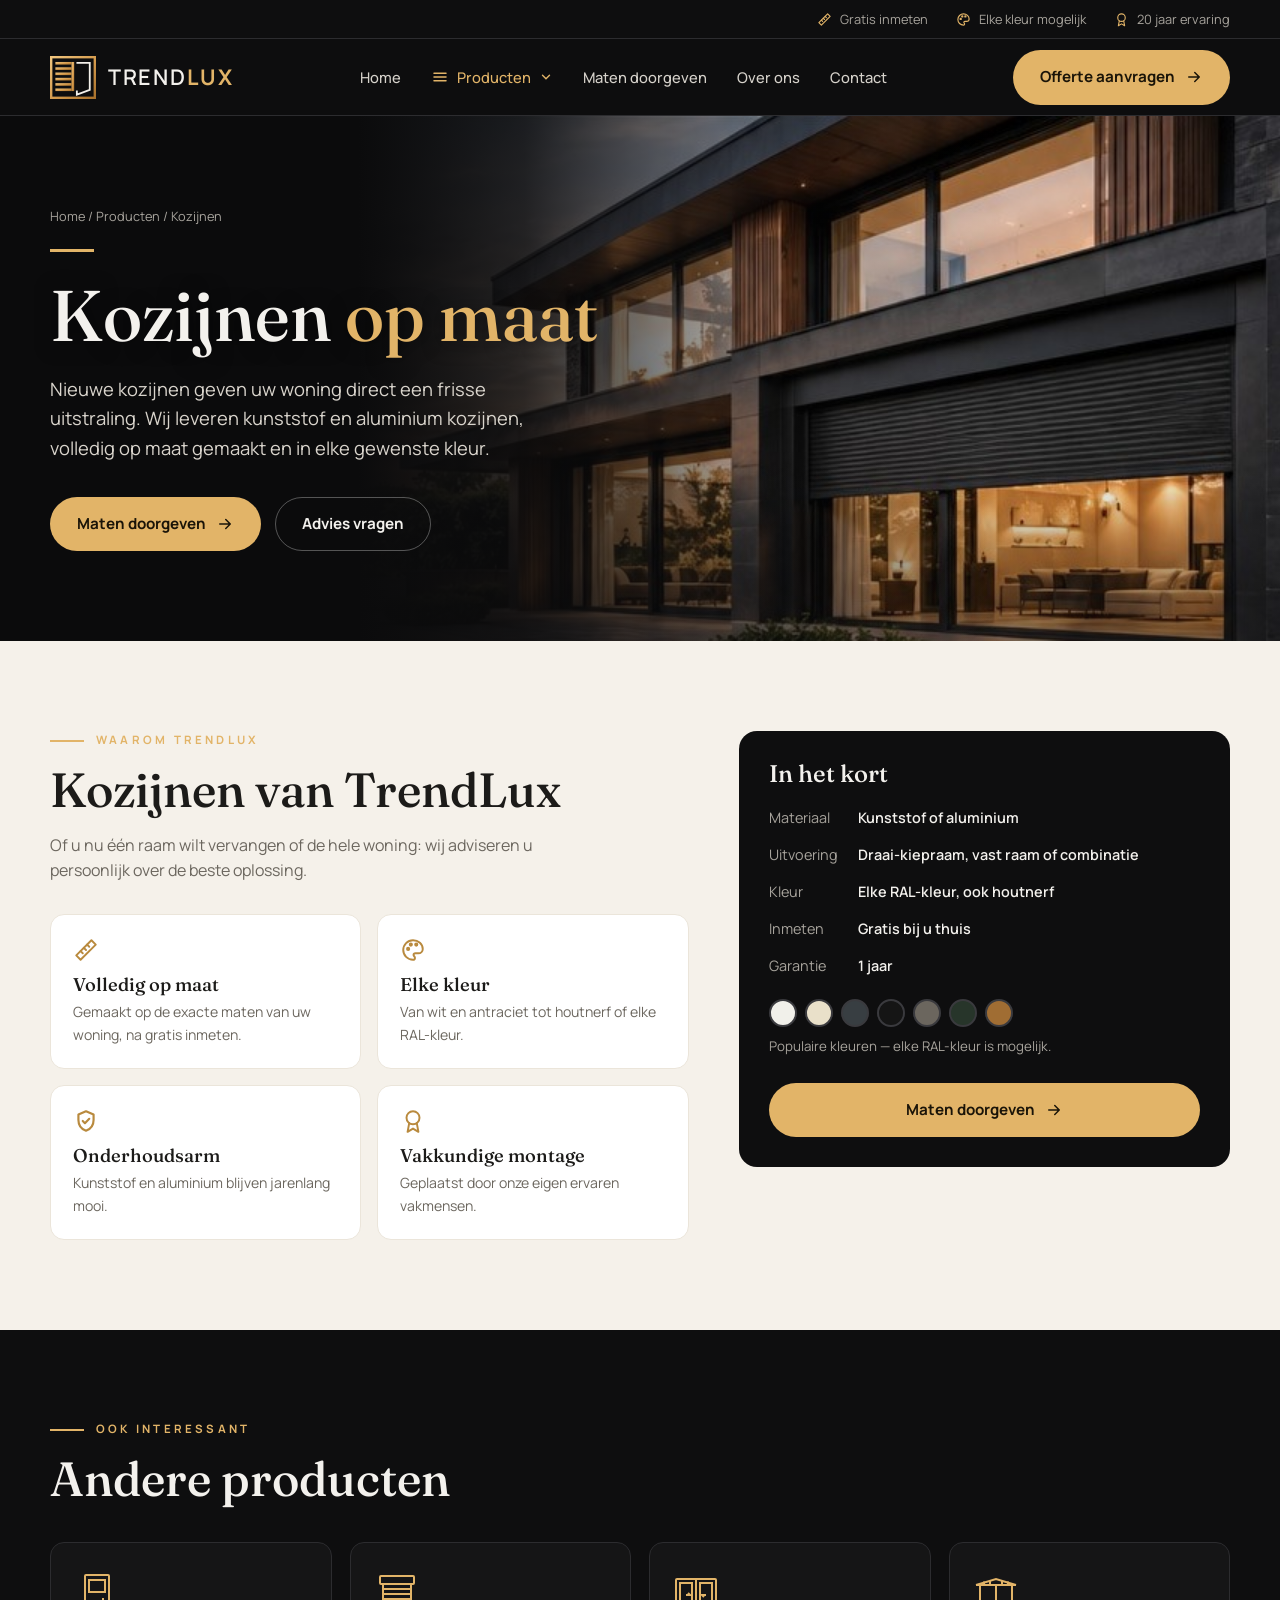
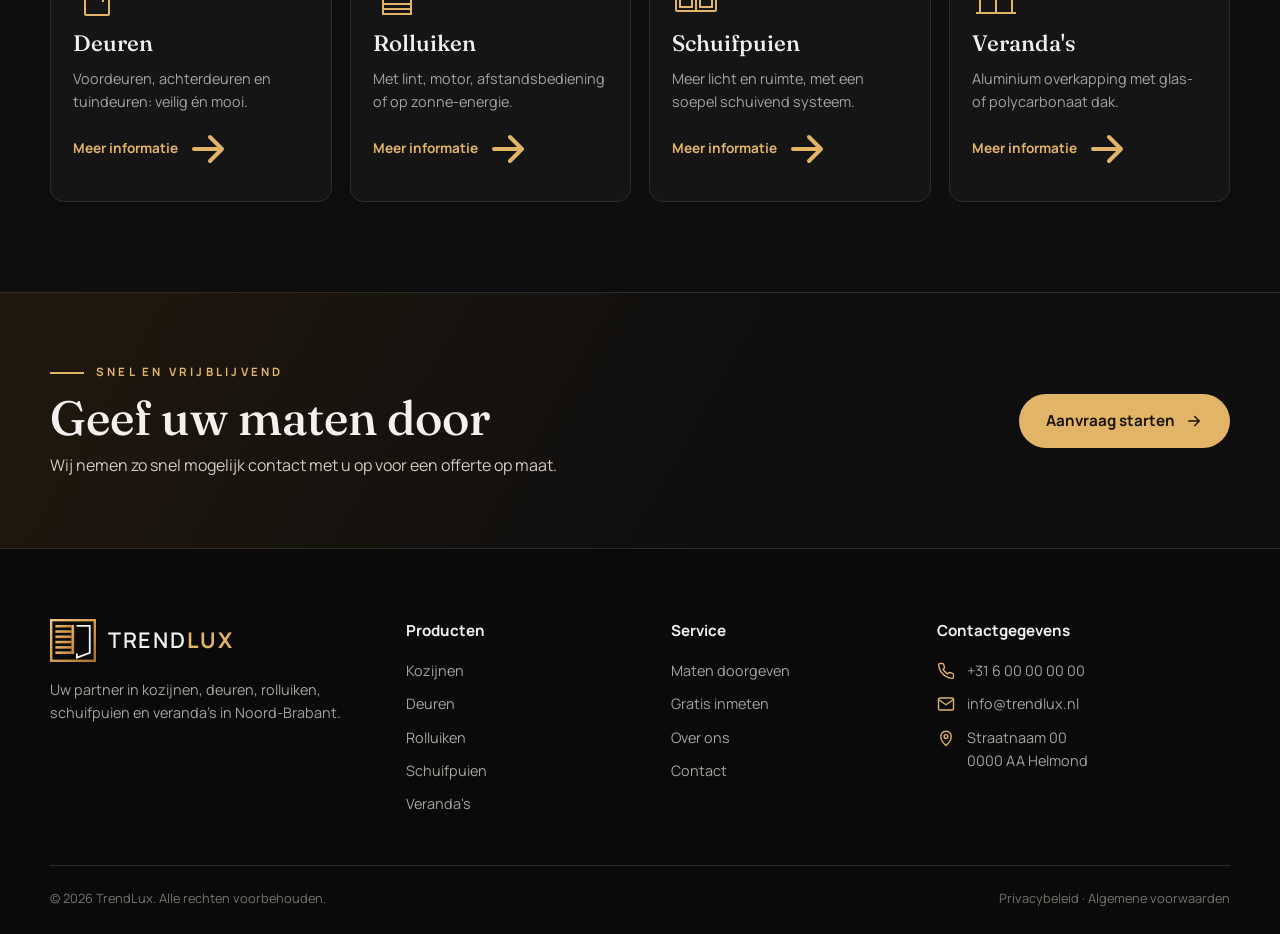
<file: kozijnen.html>
<!DOCTYPE html>
<html lang="nl">
<head>
<meta charset="UTF-8">
<meta name="viewport" content="width=device-width, initial-scale=1.0">
<title>Kozijnen op maat | TrendLux</title>
<meta name="description" content="Nieuwe kozijnen geven uw woning direct een frisse uitstraling. Wij leveren kunststof en aluminium kozijnen, volledig op maat gemaakt en in elke gewenste kl">
<link rel="preconnect" href="https://fonts.googleapis.com">
<link rel="preconnect" href="https://fonts.gstatic.com" crossorigin>
<link href="https://fonts.googleapis.com/css2?family=Fraunces:opsz,wght@9..144,400;9..144,500;9..144,600&family=Manrope:wght@400;500;600;700&display=swap" rel="stylesheet">
<link rel="icon" href="favicon.svg" type="image/svg+xml">
<link rel="stylesheet" href="css/style.css">
</head>
<body>
<svg width="0" height="0" style="position:absolute" aria-hidden="true">
  <defs>
    <symbol id="i-kozijn" viewBox="0 0 48 48" fill="none" stroke="currentColor" stroke-width="2"><rect x="7" y="5" width="34" height="38" rx="1"/><rect x="11" y="9" width="26" height="30"/><path d="M24 9v30M11 24h26"/></symbol>
    <symbol id="i-deur" viewBox="0 0 48 48" fill="none" stroke="currentColor" stroke-width="2"><rect x="12" y="4" width="24" height="40" rx="1"/><rect x="16" y="9" width="16" height="12"/><path d="M30 27v4"/></symbol>
    <symbol id="i-rolluik" viewBox="0 0 48 48" fill="none" stroke="currentColor" stroke-width="2"><rect x="7" y="5" width="34" height="8" rx="1"/><path d="M10 13v30h28V13M10 18h28M10 23h28M10 28h28M10 33h28M10 38h28"/></symbol>
    <symbol id="i-schuifpui" viewBox="0 0 48 48" fill="none" stroke="currentColor" stroke-width="2"><rect x="4" y="8" width="40" height="32" rx="1"/><path d="M24 8v32M8 12h12v24H8zM28 12h12v24H28z"/><path d="M14 24h4l-2-2M34 24h-4l2 2"/></symbol>
    <symbol id="i-veranda" viewBox="0 0 48 48" fill="none" stroke="currentColor" stroke-width="2"><path d="M4 14l20-6 20 6"/><path d="M4 14h40M8 14v28M40 14v28M24 14v28M4 42h40"/><path d="M12 10.5v3.5M18 9v5M30 9v5M36 10.5v3.5"/></symbol>
    <symbol id="i-arrow" viewBox="0 0 24 24" fill="none" stroke="currentColor" stroke-width="2" stroke-linecap="round" stroke-linejoin="round"><path d="M5 12h14M13 6l6 6-6 6"/></symbol>
    <symbol id="i-check" viewBox="0 0 24 24" fill="none" stroke="currentColor" stroke-width="2" stroke-linecap="round" stroke-linejoin="round"><path d="M12 3l7 3v5c0 5-3 8.5-7 10-4-1.5-7-5-7-10V6z"/><path d="M9 12l2 2 4-4"/></symbol>
    <symbol id="i-ruler" viewBox="0 0 24 24" fill="none" stroke="currentColor" stroke-width="1.8" stroke-linecap="round" stroke-linejoin="round"><path d="M3 17L17 3l4 4L7 21z"/><path d="M7 13l2 2M10 10l2 2M13 7l2 2"/></symbol>
    <symbol id="i-palette" viewBox="0 0 24 24" fill="none" stroke="currentColor" stroke-width="1.8" stroke-linecap="round"><path d="M12 3a9 9 0 100 18c1.2 0 1.8-.8 1.8-1.7 0-1.4-1.3-1.6-1.3-2.8 0-1 .8-1.5 1.8-1.5H17a4 4 0 004-4c0-4.4-4-8-9-8z"/><circle cx="7.5" cy="11" r="1"/><circle cx="10" cy="7" r="1"/><circle cx="15" cy="7" r="1"/></symbol>
    <symbol id="i-chat" viewBox="0 0 24 24" fill="none" stroke="currentColor" stroke-width="1.8" stroke-linecap="round" stroke-linejoin="round"><path d="M21 12a8 8 0 01-11.6 7.1L4 20l1-4.6A8 8 0 1121 12z"/><path d="M8.5 12h.01M12 12h.01M15.5 12h.01"/></symbol>
    <symbol id="i-award" viewBox="0 0 24 24" fill="none" stroke="currentColor" stroke-width="1.8" stroke-linecap="round" stroke-linejoin="round"><circle cx="12" cy="9" r="6"/><path d="M8.5 14L7 22l5-3 5 3-1.5-8"/></symbol>
    <symbol id="i-pin" viewBox="0 0 24 24" fill="none" stroke="currentColor" stroke-width="1.8" stroke-linecap="round" stroke-linejoin="round"><path d="M12 22s7-6.2 7-12a7 7 0 10-14 0c0 5.8 7 12 7 12z"/><circle cx="12" cy="10" r="2.5"/></symbol>
    <symbol id="i-phone" viewBox="0 0 24 24" fill="none" stroke="currentColor" stroke-width="1.8" stroke-linecap="round" stroke-linejoin="round"><path d="M22 16.9v3a2 2 0 01-2.2 2 19.8 19.8 0 01-8.6-3.1 19.5 19.5 0 01-6-6A19.8 19.8 0 012.1 4.2 2 2 0 014.1 2h3a2 2 0 012 1.7c.1 1 .4 1.9.7 2.8a2 2 0 01-.5 2.1L8 9.9a16 16 0 006 6l1.3-1.3a2 2 0 012.1-.5c.9.3 1.8.6 2.8.7a2 2 0 011.7 2z"/></symbol>
    <symbol id="i-mail" viewBox="0 0 24 24" fill="none" stroke="currentColor" stroke-width="1.8" stroke-linecap="round" stroke-linejoin="round"><rect x="2" y="4" width="20" height="16" rx="2"/><path d="M22 6l-10 7L2 6"/></symbol>
    <symbol id="i-calendar" viewBox="0 0 24 24" fill="none" stroke="currentColor" stroke-width="1.8" stroke-linecap="round"><rect x="3" y="4" width="18" height="18" rx="2"/><path d="M16 2v4M8 2v4M3 10h18"/></symbol>
    <symbol id="i-info" viewBox="0 0 24 24" fill="none" stroke="currentColor" stroke-width="2" stroke-linecap="round"><circle cx="12" cy="12" r="10"/><path d="M12 16v-4M12 8h.01"/></symbol>
    <symbol id="i-camera" viewBox="0 0 24 24" fill="none" stroke="currentColor" stroke-width="1.8" stroke-linecap="round" stroke-linejoin="round"><path d="M23 19a2 2 0 01-2 2H3a2 2 0 01-2-2V8a2 2 0 012-2h4l2-3h6l2 3h4a2 2 0 012 2z"/><circle cx="12" cy="13" r="4"/></symbol>
    <symbol id="i-plus" viewBox="0 0 24 24" fill="none" stroke="currentColor" stroke-width="2.2" stroke-linecap="round"><path d="M12 5v14M5 12h14"/></symbol>
    <symbol id="i-ok" viewBox="0 0 24 24" fill="none" stroke="currentColor" stroke-width="2.4" stroke-linecap="round" stroke-linejoin="round"><path d="M20 6L9 17l-5-5"/></symbol>
  </defs>
</svg>

<div class="topbar">
  <div class="wrap">
    <span><svg><use href="#i-ruler"/></svg>Gratis inmeten</span>
    <span><svg><use href="#i-palette"/></svg>Elke kleur mogelijk</span>
    <span><svg><use href="#i-award"/></svg>20 jaar ervaring</span>
  </div>
</div>

<header class="nav">
  <div class="wrap">
    <a href="index.html" class="logo" aria-label="TrendLux home">
      <img src="img/logo-icon.svg" alt="" width="46" height="43">
      <span>TREND<b>LUX</b></span>
    </a>
    <nav class="menu" id="menu">
      <a href="index.html">Home</a>
      <div class="dd" id="dd">
        <button type="button" class="dd-btn active" id="ddBtn" aria-expanded="false" aria-controls="ddPanel">
          <svg class="ham" viewBox="0 0 24 24" fill="none" stroke="currentColor" stroke-width="2" stroke-linecap="round"><path d="M4 7h16M4 12h16M4 17h16"/></svg>
          Producten
          <svg class="chev" viewBox="0 0 24 24" fill="none" stroke="currentColor" stroke-width="2.4" stroke-linecap="round"><path d="M6 9l6 6 6-6"/></svg>
        </button>
        <div class="dd-panel" id="ddPanel">
          <a href="kozijnen.html" class="active"><svg><use href="#i-kozijn"/></svg><div><strong>Kozijnen</strong><span>Stijlvol, duurzaam en goed isolerend.</span></div></a><a href="deuren.html"><svg><use href="#i-deur"/></svg><div><strong>Deuren</strong><span>Voordeuren, achterdeuren en tuindeuren.</span></div></a><a href="rolluiken.html"><svg><use href="#i-rolluik"/></svg><div><strong>Rolluiken</strong><span>Met lint, motor, afstandsbediening of solar.</span></div></a><a href="schuifpuien.html"><svg><use href="#i-schuifpui"/></svg><div><strong>Schuifpuien</strong><span>Meer licht en ruimte in uw woning.</span></div></a><a href="verandas.html"><svg><use href="#i-veranda"/></svg><div><strong>Veranda's</strong><span>Aluminium overkapping met glas of polycarbonaat.</span></div></a>
          <a href="offerte.html" class="all">Maten doorgeven voor uw product →</a>
        </div>
      </div>
      <a href="offerte.html">Maten doorgeven</a>
      <a href="over-ons.html">Over ons</a>
      <a href="contact.html">Contact</a>
      <a href="offerte.html" class="btn btn-gold m-only">Offerte aanvragen <svg><use href="#i-arrow"/></svg></a>
    </nav>
    <a href="offerte.html" class="btn btn-gold">Offerte aanvragen <svg><use href="#i-arrow"/></svg></a>
    <button class="burger" id="burger" aria-label="Menu openen" aria-expanded="false"><svg viewBox="0 0 24 24" fill="none" stroke="currentColor" stroke-width="2" stroke-linecap="round"><path d="M4 7h16M4 12h16M4 17h16"/></svg></button>
  </div>
</header>

<section class="hero hero-full">
  <div class="hero-bg"><img src="img/hero-woning.jpg" alt="Kozijnen van TrendLux" style="object-position:center 15%"></div>
  <div class="wrap">
    <div class="hero-txt">
      <div class="crumbs"><a href="index.html">Home</a> / Producten / Kozijnen</div>
      <span class="hero-line"></span>
      <h1>Kozijnen <span class="gold">op maat</span></h1>
      <p class="lead">Nieuwe kozijnen geven uw woning direct een frisse uitstraling. Wij leveren kunststof en aluminium kozijnen, volledig op maat gemaakt en in elke gewenste kleur.</p>
      <div class="actions">
        <a href="offerte.html?product=kozijn" class="btn btn-gold">Maten doorgeven <svg><use href="#i-arrow"/></svg></a>
        <a href="contact.html" class="btn btn-ghost">Advies vragen</a>
      </div>
    </div>
  </div>
</section>

<section class="pdetail">
  <div class="wrap grid">
    <div>
      <div class="eyebrow">Waarom TrendLux</div>
      <h2>Kozijnen van TrendLux</h2>
      <p class="lead-ink">Of u nu één raam wilt vervangen of de hele woning: wij adviseren u persoonlijk over de beste oplossing.</p>
      <div class="feat"><div><svg><use href="#i-ruler"/></svg><h3>Volledig op maat</h3><p>Gemaakt op de exacte maten van uw woning, na gratis inmeten.</p></div><div><svg><use href="#i-palette"/></svg><h3>Elke kleur</h3><p>Van wit en antraciet tot houtnerf of elke RAL-kleur.</p></div><div><svg><use href="#i-check"/></svg><h3>Onderhoudsarm</h3><p>Kunststof en aluminium blijven jarenlang mooi.</p></div><div><svg><use href="#i-award"/></svg><h3>Vakkundige montage</h3><p>Geplaatst door onze eigen ervaren vakmensen.</p></div></div>
    </div>
    <aside class="spec">
      <h3>In het kort</h3>
      <dl><dt>Materiaal</dt><dd>Kunststof of aluminium</dd><dt>Uitvoering</dt><dd>Draai-kiepraam, vast raam of combinatie</dd><dt>Kleur</dt><dd>Elke RAL-kleur, ook houtnerf</dd><dt>Inmeten</dt><dd>Gratis bij u thuis</dd><dt>Garantie</dt><dd>1 jaar</dd></dl>
      <div class="swrow"><i style="background:#f1f0ea"></i><i style="background:#e9e0c9"></i><i style="background:#383e42"></i><i style="background:#151515"></i><i style="background:#6b665e"></i><i style="background:#27352a"></i><i style="background:#a06d33"></i></div>
      <small style="color:var(--muted)">Populaire kleuren — elke RAL-kleur is mogelijk.</small>
      <a href="offerte.html?product=kozijn" class="btn btn-gold">Maten doorgeven <svg><use href="#i-arrow"/></svg></a>
    </aside>
  </div>
</section>

<section class="others">
  <div class="wrap">
    <div class="eyebrow">Ook interessant</div>
    <h2>Andere producten</h2>
    <div class="pgrid" style="margin-top:36px"><a class="pcard" href="deuren.html"><svg><use href="#i-deur"/></svg><h3>Deuren</h3><p>Voordeuren, achterdeuren en tuindeuren: veilig én mooi.</p><span class="more">Meer informatie <svg width="16" height="16"><use href="#i-arrow"/></svg></span></a><a class="pcard" href="rolluiken.html"><svg><use href="#i-rolluik"/></svg><h3>Rolluiken</h3><p>Met lint, motor, afstandsbediening of op zonne-energie.</p><span class="more">Meer informatie <svg width="16" height="16"><use href="#i-arrow"/></svg></span></a><a class="pcard" href="schuifpuien.html"><svg><use href="#i-schuifpui"/></svg><h3>Schuifpuien</h3><p>Meer licht en ruimte, met een soepel schuivend systeem.</p><span class="more">Meer informatie <svg width="16" height="16"><use href="#i-arrow"/></svg></span></a><a class="pcard" href="verandas.html"><svg><use href="#i-veranda"/></svg><h3>Veranda's</h3><p>Aluminium overkapping met glas- of polycarbonaat dak.</p><span class="more">Meer informatie <svg width="16" height="16"><use href="#i-arrow"/></svg></span></a></div>
  </div>
</section>

<section class="cta">
  <div class="wrap">
    <div>
      <div class="eyebrow">Snel en vrijblijvend</div>
      <h2>Geef uw maten door</h2>
      <p>Wij nemen zo snel mogelijk contact met u op voor een offerte op maat.</p>
    </div>
    <a href="offerte.html" class="btn btn-gold">Aanvraag starten <svg><use href="#i-arrow"/></svg></a>
  </div>
</section>

<footer>
  <div class="wrap">
    <div class="fgrid">
      <div>
        <a href="index.html" class="logo"><img src="img/logo-icon.svg" alt="" width="46" height="43"><span>TREND<b>LUX</b></span></a>
        <p>Uw partner in kozijnen, deuren, rolluiken, schuifpuien en veranda's in Noord-Brabant.</p>
      </div>
      <div><h5>Producten</h5><ul><li><a href="kozijnen.html">Kozijnen</a></li><li><a href="deuren.html">Deuren</a></li><li><a href="rolluiken.html">Rolluiken</a></li><li><a href="schuifpuien.html">Schuifpuien</a></li><li><a href="verandas.html">Veranda's</a></li></ul></div>
      <div><h5>Service</h5><ul><li><a href="offerte.html">Maten doorgeven</a></li><li><a href="over-ons.html#werkwijze">Gratis inmeten</a></li><li><a href="over-ons.html">Over ons</a></li><li><a href="contact.html">Contact</a></li></ul></div>
      <div>
        <h5>Contactgegevens</h5>
        <ul>
          <!-- TODO: echte gegevens invullen -->
          <li class="cline"><svg><use href="#i-phone"/></svg><a href="tel:+31600000000">+31 6 00 00 00 00</a></li>
          <li class="cline"><svg><use href="#i-mail"/></svg><a href="mailto:info@trendlux.nl">info@trendlux.nl</a></li>
          <li class="cline"><svg><use href="#i-pin"/></svg><span>Straatnaam 00<br>0000 AA Helmond</span></li>
        </ul>
      </div>
    </div>
    <div class="fbottom">
      <span>© <span id="yr"></span> TrendLux. Alle rechten voorbehouden.</span>
      <span>Privacybeleid · Algemene voorwaarden</span>
    </div>
  </div>
</footer>

<script src="js/main.js"></script>
</body>
</html>
</file>
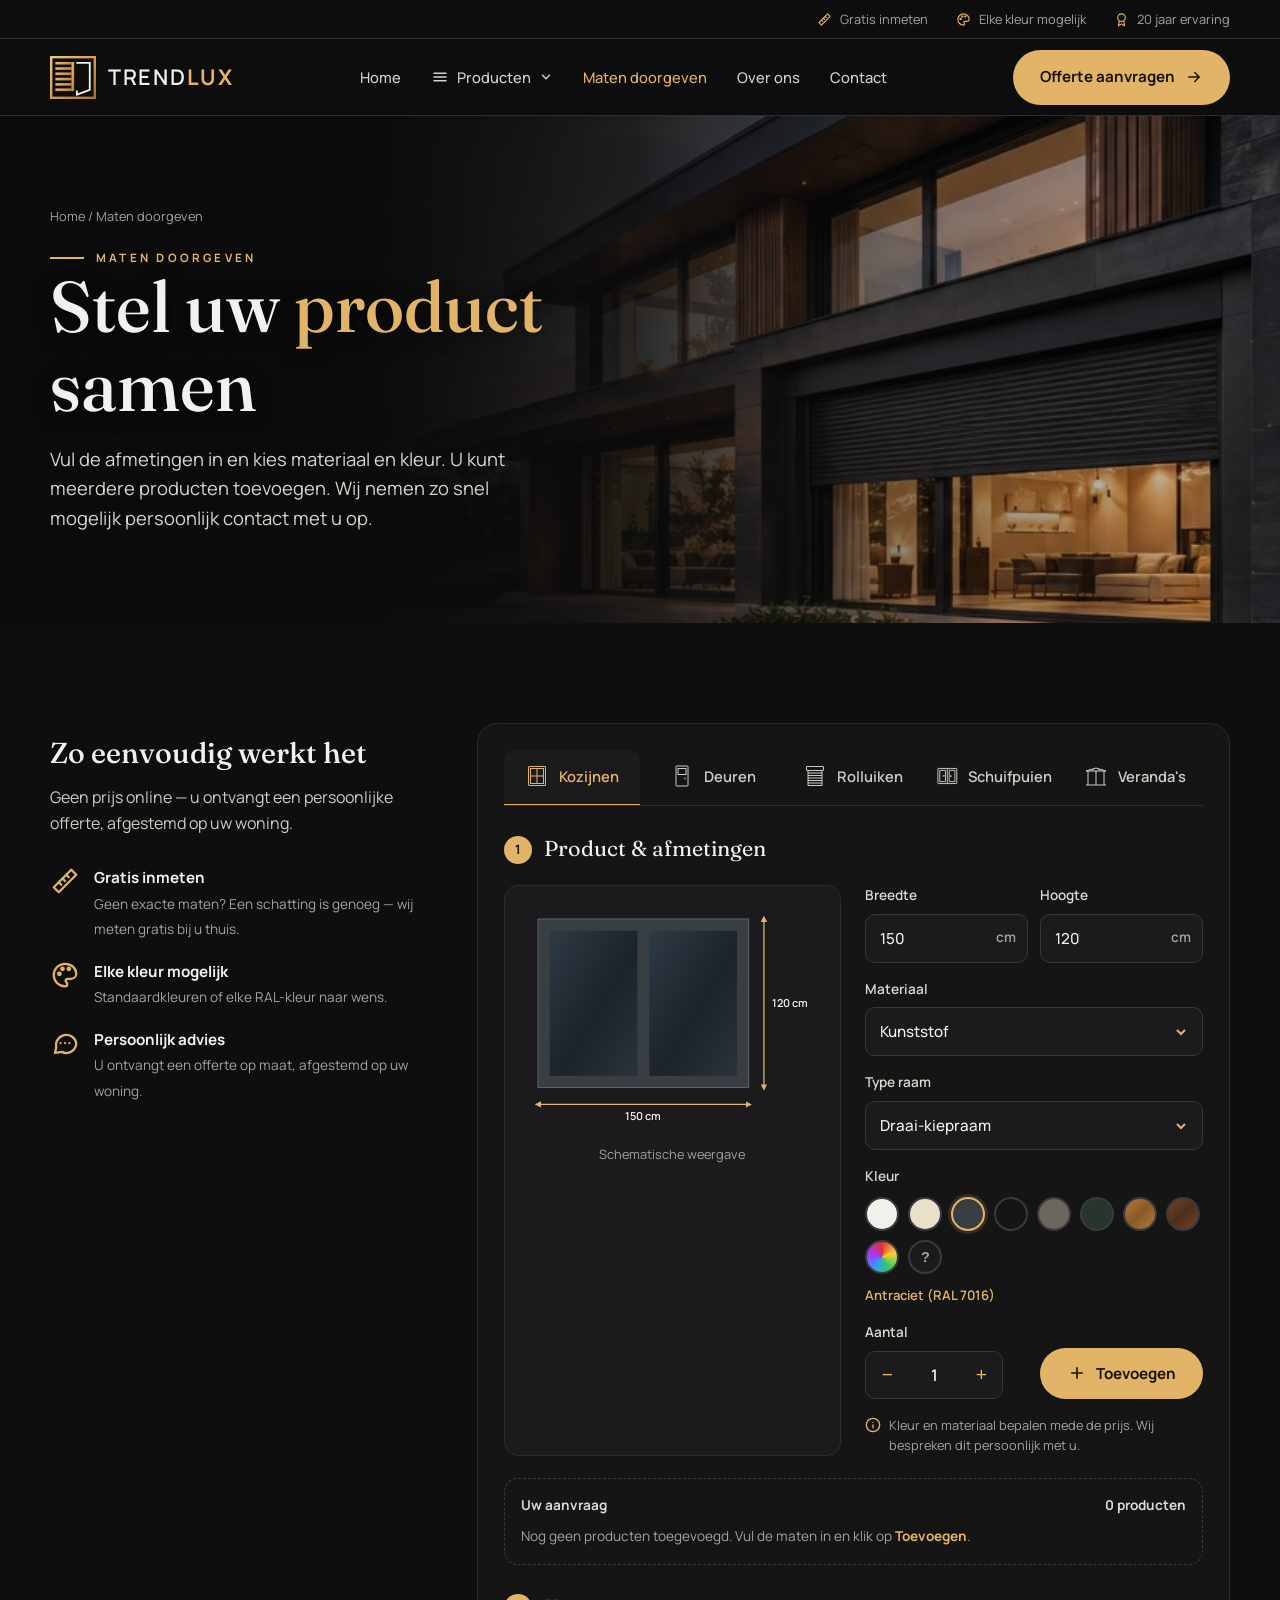
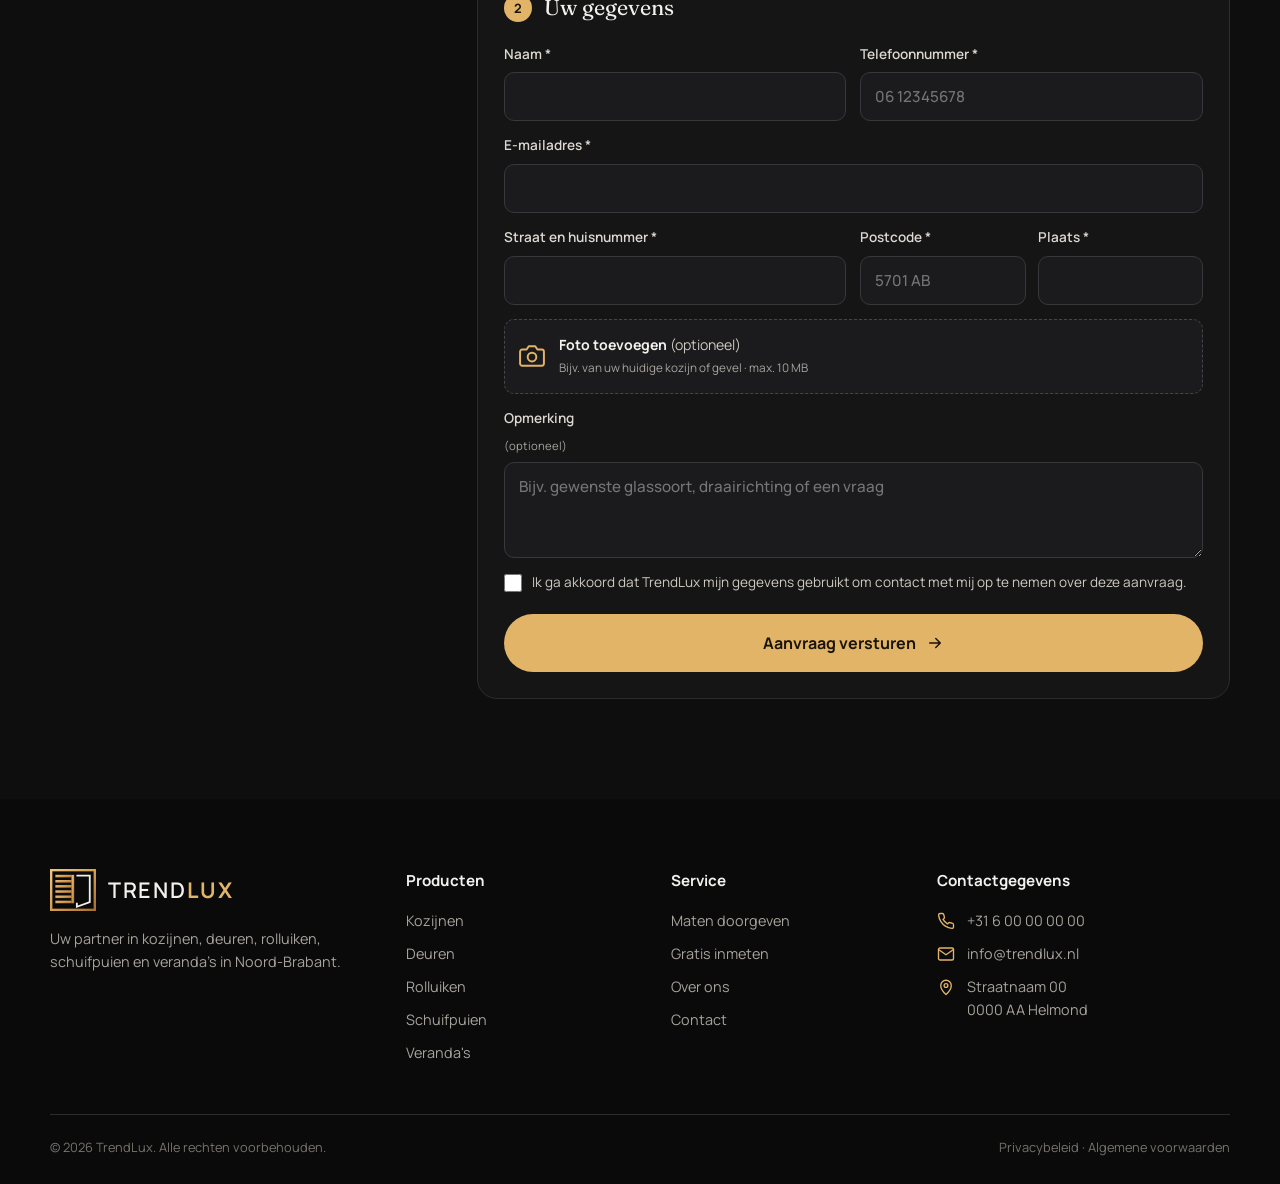
<file: offerte.html>
<!DOCTYPE html>
<html lang="nl">
<head>
<meta charset="UTF-8">
<meta name="viewport" content="width=device-width, initial-scale=1.0">
<title>Maten doorgeven | TrendLux</title>
<meta name="description" content="Geef uw maten door voor kozijnen, deuren, rolluiken, schuifpuien of veranda's. Wij nemen zo snel mogelijk contact met u op.">
<link rel="preconnect" href="https://fonts.googleapis.com">
<link rel="preconnect" href="https://fonts.gstatic.com" crossorigin>
<link href="https://fonts.googleapis.com/css2?family=Fraunces:opsz,wght@9..144,400;9..144,500;9..144,600&family=Manrope:wght@400;500;600;700&display=swap" rel="stylesheet">
<link rel="icon" href="favicon.svg" type="image/svg+xml">
<link rel="stylesheet" href="css/style.css">
</head>
<body>
<svg width="0" height="0" style="position:absolute" aria-hidden="true">
  <defs>
    <symbol id="i-kozijn" viewBox="0 0 48 48" fill="none" stroke="currentColor" stroke-width="2"><rect x="7" y="5" width="34" height="38" rx="1"/><rect x="11" y="9" width="26" height="30"/><path d="M24 9v30M11 24h26"/></symbol>
    <symbol id="i-deur" viewBox="0 0 48 48" fill="none" stroke="currentColor" stroke-width="2"><rect x="12" y="4" width="24" height="40" rx="1"/><rect x="16" y="9" width="16" height="12"/><path d="M30 27v4"/></symbol>
    <symbol id="i-rolluik" viewBox="0 0 48 48" fill="none" stroke="currentColor" stroke-width="2"><rect x="7" y="5" width="34" height="8" rx="1"/><path d="M10 13v30h28V13M10 18h28M10 23h28M10 28h28M10 33h28M10 38h28"/></symbol>
    <symbol id="i-schuifpui" viewBox="0 0 48 48" fill="none" stroke="currentColor" stroke-width="2"><rect x="4" y="8" width="40" height="32" rx="1"/><path d="M24 8v32M8 12h12v24H8zM28 12h12v24H28z"/><path d="M14 24h4l-2-2M34 24h-4l2 2"/></symbol>
    <symbol id="i-veranda" viewBox="0 0 48 48" fill="none" stroke="currentColor" stroke-width="2"><path d="M4 14l20-6 20 6"/><path d="M4 14h40M8 14v28M40 14v28M24 14v28M4 42h40"/><path d="M12 10.5v3.5M18 9v5M30 9v5M36 10.5v3.5"/></symbol>
    <symbol id="i-arrow" viewBox="0 0 24 24" fill="none" stroke="currentColor" stroke-width="2" stroke-linecap="round" stroke-linejoin="round"><path d="M5 12h14M13 6l6 6-6 6"/></symbol>
    <symbol id="i-check" viewBox="0 0 24 24" fill="none" stroke="currentColor" stroke-width="2" stroke-linecap="round" stroke-linejoin="round"><path d="M12 3l7 3v5c0 5-3 8.5-7 10-4-1.5-7-5-7-10V6z"/><path d="M9 12l2 2 4-4"/></symbol>
    <symbol id="i-ruler" viewBox="0 0 24 24" fill="none" stroke="currentColor" stroke-width="1.8" stroke-linecap="round" stroke-linejoin="round"><path d="M3 17L17 3l4 4L7 21z"/><path d="M7 13l2 2M10 10l2 2M13 7l2 2"/></symbol>
    <symbol id="i-palette" viewBox="0 0 24 24" fill="none" stroke="currentColor" stroke-width="1.8" stroke-linecap="round"><path d="M12 3a9 9 0 100 18c1.2 0 1.8-.8 1.8-1.7 0-1.4-1.3-1.6-1.3-2.8 0-1 .8-1.5 1.8-1.5H17a4 4 0 004-4c0-4.4-4-8-9-8z"/><circle cx="7.5" cy="11" r="1"/><circle cx="10" cy="7" r="1"/><circle cx="15" cy="7" r="1"/></symbol>
    <symbol id="i-chat" viewBox="0 0 24 24" fill="none" stroke="currentColor" stroke-width="1.8" stroke-linecap="round" stroke-linejoin="round"><path d="M21 12a8 8 0 01-11.6 7.1L4 20l1-4.6A8 8 0 1121 12z"/><path d="M8.5 12h.01M12 12h.01M15.5 12h.01"/></symbol>
    <symbol id="i-award" viewBox="0 0 24 24" fill="none" stroke="currentColor" stroke-width="1.8" stroke-linecap="round" stroke-linejoin="round"><circle cx="12" cy="9" r="6"/><path d="M8.5 14L7 22l5-3 5 3-1.5-8"/></symbol>
    <symbol id="i-pin" viewBox="0 0 24 24" fill="none" stroke="currentColor" stroke-width="1.8" stroke-linecap="round" stroke-linejoin="round"><path d="M12 22s7-6.2 7-12a7 7 0 10-14 0c0 5.8 7 12 7 12z"/><circle cx="12" cy="10" r="2.5"/></symbol>
    <symbol id="i-phone" viewBox="0 0 24 24" fill="none" stroke="currentColor" stroke-width="1.8" stroke-linecap="round" stroke-linejoin="round"><path d="M22 16.9v3a2 2 0 01-2.2 2 19.8 19.8 0 01-8.6-3.1 19.5 19.5 0 01-6-6A19.8 19.8 0 012.1 4.2 2 2 0 014.1 2h3a2 2 0 012 1.7c.1 1 .4 1.9.7 2.8a2 2 0 01-.5 2.1L8 9.9a16 16 0 006 6l1.3-1.3a2 2 0 012.1-.5c.9.3 1.8.6 2.8.7a2 2 0 011.7 2z"/></symbol>
    <symbol id="i-mail" viewBox="0 0 24 24" fill="none" stroke="currentColor" stroke-width="1.8" stroke-linecap="round" stroke-linejoin="round"><rect x="2" y="4" width="20" height="16" rx="2"/><path d="M22 6l-10 7L2 6"/></symbol>
    <symbol id="i-calendar" viewBox="0 0 24 24" fill="none" stroke="currentColor" stroke-width="1.8" stroke-linecap="round"><rect x="3" y="4" width="18" height="18" rx="2"/><path d="M16 2v4M8 2v4M3 10h18"/></symbol>
    <symbol id="i-info" viewBox="0 0 24 24" fill="none" stroke="currentColor" stroke-width="2" stroke-linecap="round"><circle cx="12" cy="12" r="10"/><path d="M12 16v-4M12 8h.01"/></symbol>
    <symbol id="i-camera" viewBox="0 0 24 24" fill="none" stroke="currentColor" stroke-width="1.8" stroke-linecap="round" stroke-linejoin="round"><path d="M23 19a2 2 0 01-2 2H3a2 2 0 01-2-2V8a2 2 0 012-2h4l2-3h6l2 3h4a2 2 0 012 2z"/><circle cx="12" cy="13" r="4"/></symbol>
    <symbol id="i-plus" viewBox="0 0 24 24" fill="none" stroke="currentColor" stroke-width="2.2" stroke-linecap="round"><path d="M12 5v14M5 12h14"/></symbol>
    <symbol id="i-ok" viewBox="0 0 24 24" fill="none" stroke="currentColor" stroke-width="2.4" stroke-linecap="round" stroke-linejoin="round"><path d="M20 6L9 17l-5-5"/></symbol>
  </defs>
</svg>

<div class="topbar">
  <div class="wrap">
    <span><svg><use href="#i-ruler"/></svg>Gratis inmeten</span>
    <span><svg><use href="#i-palette"/></svg>Elke kleur mogelijk</span>
    <span><svg><use href="#i-award"/></svg>20 jaar ervaring</span>
  </div>
</div>

<header class="nav">
  <div class="wrap">
    <a href="index.html" class="logo" aria-label="TrendLux home">
      <img src="img/logo-icon.svg" alt="" width="46" height="43">
      <span>TREND<b>LUX</b></span>
    </a>
    <nav class="menu" id="menu">
      <a href="index.html">Home</a>
      <div class="dd" id="dd">
        <button type="button" class="dd-btn" id="ddBtn" aria-expanded="false" aria-controls="ddPanel">
          <svg class="ham" viewBox="0 0 24 24" fill="none" stroke="currentColor" stroke-width="2" stroke-linecap="round"><path d="M4 7h16M4 12h16M4 17h16"/></svg>
          Producten
          <svg class="chev" viewBox="0 0 24 24" fill="none" stroke="currentColor" stroke-width="2.4" stroke-linecap="round"><path d="M6 9l6 6 6-6"/></svg>
        </button>
        <div class="dd-panel" id="ddPanel">
          <a href="kozijnen.html"><svg><use href="#i-kozijn"/></svg><div><strong>Kozijnen</strong><span>Stijlvol, duurzaam en goed isolerend.</span></div></a><a href="deuren.html"><svg><use href="#i-deur"/></svg><div><strong>Deuren</strong><span>Voordeuren, achterdeuren en tuindeuren.</span></div></a><a href="rolluiken.html"><svg><use href="#i-rolluik"/></svg><div><strong>Rolluiken</strong><span>Met lint, motor, afstandsbediening of solar.</span></div></a><a href="schuifpuien.html"><svg><use href="#i-schuifpui"/></svg><div><strong>Schuifpuien</strong><span>Meer licht en ruimte in uw woning.</span></div></a><a href="verandas.html"><svg><use href="#i-veranda"/></svg><div><strong>Veranda's</strong><span>Aluminium overkapping met glas of polycarbonaat.</span></div></a>
          <a href="offerte.html" class="all">Maten doorgeven voor uw product →</a>
        </div>
      </div>
      <a href="offerte.html" class="active">Maten doorgeven</a>
      <a href="over-ons.html">Over ons</a>
      <a href="contact.html">Contact</a>
      <a href="offerte.html" class="btn btn-gold m-only">Offerte aanvragen <svg><use href="#i-arrow"/></svg></a>
    </nav>
    <a href="offerte.html" class="btn btn-gold">Offerte aanvragen <svg><use href="#i-arrow"/></svg></a>
    <button class="burger" id="burger" aria-label="Menu openen" aria-expanded="false"><svg viewBox="0 0 24 24" fill="none" stroke="currentColor" stroke-width="2" stroke-linecap="round"><path d="M4 7h16M4 12h16M4 17h16"/></svg></button>
  </div>
</header>

<section class="hero hero-full hero-short">
  <div class="hero-bg"><img src="img/hero-woning.jpg" alt=""></div>
  <div class="wrap">
    <div class="hero-txt">
      <div class="crumbs"><a href="index.html">Home</a> / Maten doorgeven</div>
      <div class="eyebrow">Maten doorgeven</div>
      <h1>Stel uw <span class="gold">product</span> samen</h1>
      <p class="lead">Vul de afmetingen in en kies materiaal en kleur. U kunt meerdere producten toevoegen. Wij nemen zo snel mogelijk persoonlijk contact met u op.</p>
    </div>
  </div>
</section>

<section class="config" id="offerte">
  <div class="wrap grid">
    <div class="intro">
      <h2 style="font-size:1.8rem">Zo eenvoudig werkt het</h2>
      <p>Geen prijs online — u ontvangt een persoonlijke offerte, afgestemd op uw woning.</p>
      <div class="usp">
        <div><svg><use href="#i-ruler"/></svg><div><strong>Gratis inmeten</strong><span>Geen exacte maten? Een schatting is genoeg — wij meten gratis bij u thuis.</span></div></div>
        <div><svg><use href="#i-palette"/></svg><div><strong>Elke kleur mogelijk</strong><span>Standaardkleuren of elke RAL-kleur naar wens.</span></div></div>
        <div><svg><use href="#i-chat"/></svg><div><strong>Persoonlijk advies</strong><span>U ontvangt een offerte op maat, afgestemd op uw woning.</span></div></div>
      </div>
    </div>
    <div class="cbox">
      <form id="aanvraag" action="https://formsubmit.co/piarcca@gmail.com" method="POST" enctype="multipart/form-data" novalidate>
        <!-- FormSubmit instellingen -->
        <input type="hidden" name="_subject" id="subj" value="Nieuwe aanvraag via trendlux.nl">
        <input type="hidden" name="_template" value="table">
        <input type="hidden" name="_next" id="nextUrl" value="">
        <input type="hidden" name="_autoresponse" value="Beste klant, bedankt voor uw aanvraag bij TrendLux! Wij hebben uw gegevens en afmetingen goed ontvangen. Wij nemen zo snel mogelijk contact met u op. Met vriendelijke groet, TrendLux">
        <input type="text" name="_honey" class="hp" tabindex="-1" autocomplete="off">
        <div id="hiddenItems"></div>

        <div id="formBody">
          <div class="tabs" role="tablist" id="tabs"></div>

          <div class="step-title"><i>1</i>Product &amp; afmetingen</div>
          <div class="cfg">
            <div class="preview">
              <svg id="preview" viewBox="0 0 360 280"></svg>
              <div class="note">Schematische weergave</div>
            </div>
            <div class="fields">
              <div class="row2">
                <label class="f"><span id="d1Label">Breedte</span><div class="inp"><input type="number" id="d1" min="20" max="2000" inputmode="numeric"><span class="unit">cm</span></div></label>
                <label class="f"><span id="d2Label">Hoogte</span><div class="inp"><input type="number" id="d2" min="20" max="2000" inputmode="numeric"><span class="unit">cm</span></div></label>
              </div>
              <label class="f">Materiaal<div class="inp"><select id="mat"></select></div></label>
              <label class="f"><span id="exLabel">Type</span><div class="inp"><select id="extra"></select></div></label>
              <div class="f" style="display:flex;flex-direction:column;gap:9px;font-size:.85rem;font-weight:600;color:#ddd8d0">
                Kleur
                <div class="swatches" id="swatches" role="radiogroup" aria-label="Kleur"></div>
                <div class="colorname" id="colorName"></div>
                <div id="ralWrap"><input class="t" id="ral" placeholder="Bijv. RAL 7021 of 'zelfde als mijn deur'"></div>
              </div>
              <div class="row2" style="align-items:end">
                <label class="f">Aantal<div class="qty"><button type="button" id="qMinus">−</button><input id="qty" value="1" inputmode="numeric" aria-label="Aantal"><button type="button" id="qPlus">+</button></div></label>
                <button type="button" class="btn btn-gold addbtn" id="addBtn"><svg><use href="#i-plus"/></svg>Toevoegen</button>
              </div>
              <div class="tip"><svg><use href="#i-info"/></svg>Kleur en materiaal bepalen mede de prijs. Wij bespreken dit persoonlijk met u.</div>
            </div>
          </div>

          <div class="basket">
            <h4><span>Uw aanvraag</span><span id="count">0 producten</span></h4>
            <div id="items"><div class="empty">Nog geen producten toegevoegd. Vul de maten in en klik op <b style="color:var(--gold)">Toevoegen</b>.</div></div>
          </div>

          <div class="step-title"><i>2</i>Uw gegevens</div>
          <div class="contact-grid">
            <label class="f">Naam *<input class="t" name="Naam" required autocomplete="name"></label>
            <label class="f">Telefoonnummer *<input class="t" name="Telefoon" type="tel" required autocomplete="tel" placeholder="06 12345678"></label>
            <label class="f full">E-mailadres *<input class="t" name="email" type="email" required autocomplete="email"></label>
            <label class="f">Straat en huisnummer *<input class="t" name="Adres" required autocomplete="street-address"></label>
            <div class="row2">
              <label class="f">Postcode *<input class="t" name="Postcode" required autocomplete="postal-code" pattern="^[1-9][0-9]{3}\s?[A-Za-z]{2}$" placeholder="5701 AB"></label>
              <label class="f">Plaats *<input class="t" name="Plaats" required autocomplete="address-level2"></label>
            </div>
            <label class="file full" id="fileLabel">
              <svg><use href="#i-camera"/></svg>
              <span id="fileText"><b style="color:var(--text)">Foto toevoegen</b> (optioneel)<br><small style="color:var(--muted)">Bijv. van uw huidige kozijn of gevel · max. 10 MB</small></span>
              <input type="file" name="attachment" id="photo" accept="image/*">
            </label>
            <label class="f full">Opmerking <small>(optioneel)</small><textarea class="t" name="Opmerking" placeholder="Bijv. gewenste glassoort, draairichting of een vraag"></textarea></label>
            <label class="check full"><input type="checkbox" id="privacy" required>Ik ga akkoord dat TrendLux mijn gegevens gebruikt om contact met mij op te nemen over deze aanvraag.</label>
            <div class="error full" id="err"></div>
            <button type="submit" class="btn btn-gold submit full">Aanvraag versturen <svg><use href="#i-arrow"/></svg></button>
          </div>
        </div>

        <div class="done" id="done">
          <div class="ok"><svg><use href="#i-ok"/></svg></div>
          <h3>Bedankt voor uw aanvraag!</h3>
          <p>Wij hebben uw gegevens en afmetingen goed ontvangen. <strong style="color:var(--gold)">Wij nemen zo snel mogelijk contact met u op.</strong></p>
          <p style="margin-top:14px;font-size:.88rem;color:var(--muted)">U ontvangt ook een bevestiging per e-mail.</p>
          <a href="#" class="btn btn-ghost" style="margin-top:28px" id="again">Nieuwe aanvraag</a>
        </div>
      </form>
    </div>
  </div>
</section>

<footer>
  <div class="wrap">
    <div class="fgrid">
      <div>
        <a href="index.html" class="logo"><img src="img/logo-icon.svg" alt="" width="46" height="43"><span>TREND<b>LUX</b></span></a>
        <p>Uw partner in kozijnen, deuren, rolluiken, schuifpuien en veranda's in Noord-Brabant.</p>
      </div>
      <div><h5>Producten</h5><ul><li><a href="kozijnen.html">Kozijnen</a></li><li><a href="deuren.html">Deuren</a></li><li><a href="rolluiken.html">Rolluiken</a></li><li><a href="schuifpuien.html">Schuifpuien</a></li><li><a href="verandas.html">Veranda's</a></li></ul></div>
      <div><h5>Service</h5><ul><li><a href="offerte.html">Maten doorgeven</a></li><li><a href="over-ons.html#werkwijze">Gratis inmeten</a></li><li><a href="over-ons.html">Over ons</a></li><li><a href="contact.html">Contact</a></li></ul></div>
      <div>
        <h5>Contactgegevens</h5>
        <ul>
          <!-- TODO: echte gegevens invullen -->
          <li class="cline"><svg><use href="#i-phone"/></svg><a href="tel:+31600000000">+31 6 00 00 00 00</a></li>
          <li class="cline"><svg><use href="#i-mail"/></svg><a href="mailto:info@trendlux.nl">info@trendlux.nl</a></li>
          <li class="cline"><svg><use href="#i-pin"/></svg><span>Straatnaam 00<br>0000 AA Helmond</span></li>
        </ul>
      </div>
    </div>
    <div class="fbottom">
      <span>© <span id="yr"></span> TrendLux. Alle rechten voorbehouden.</span>
      <span>Privacybeleid · Algemene voorwaarden</span>
    </div>
  </div>
</footer>

<script src="js/main.js"></script>
<script src="js/offerte.js"></script>
</body>
</html>
</file>
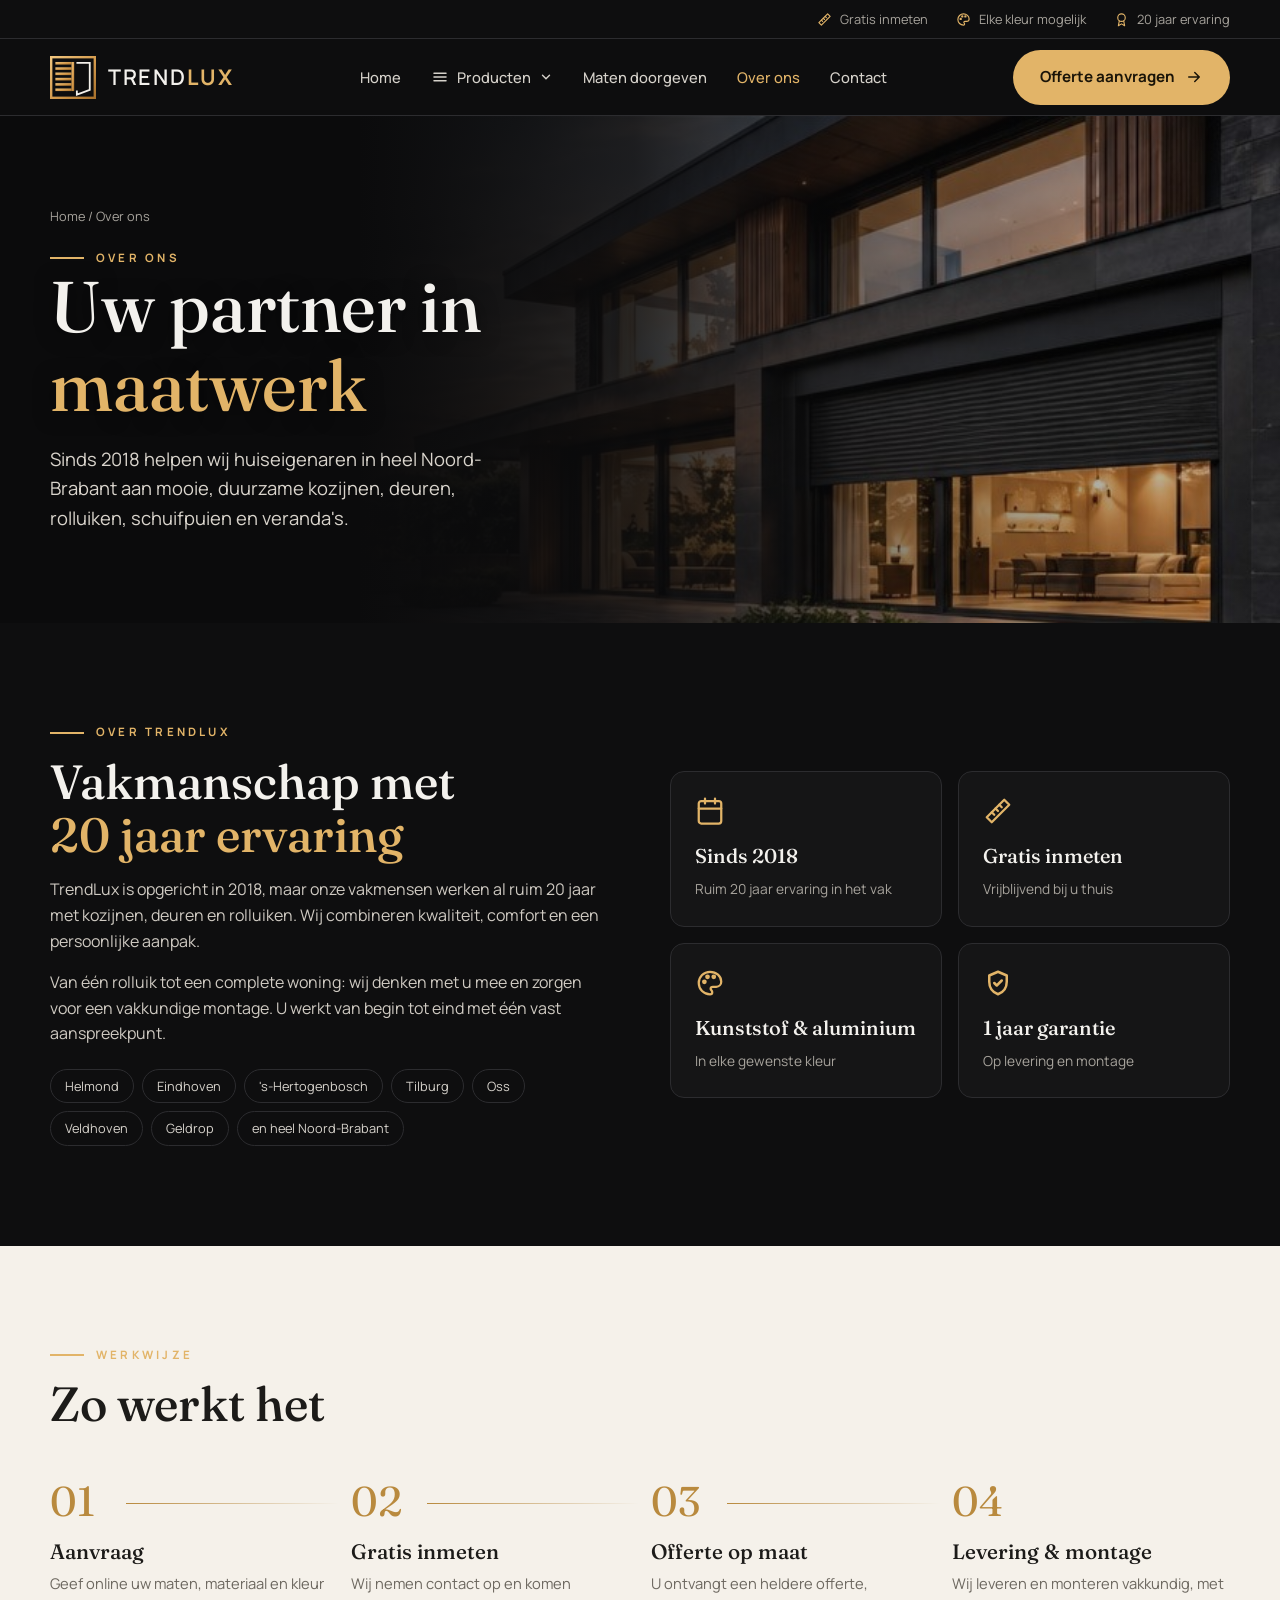
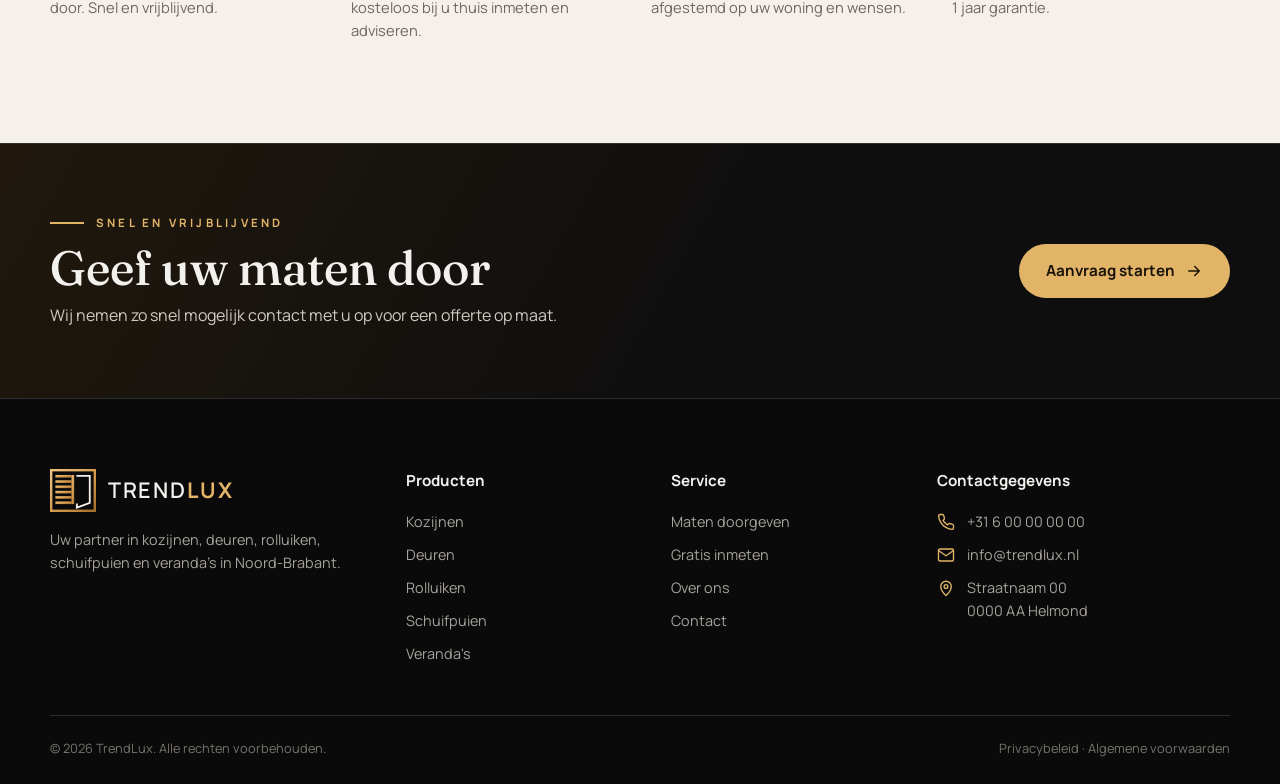
<file: over-ons.html>
<!DOCTYPE html>
<html lang="nl">
<head>
<meta charset="UTF-8">
<meta name="viewport" content="width=device-width, initial-scale=1.0">
<title>Over ons | TrendLux</title>
<meta name="description" content="TrendLux: sinds 2018, met ruim 20 jaar ervaring in kozijnen, deuren en rolluiken in Noord-Brabant.">
<link rel="preconnect" href="https://fonts.googleapis.com">
<link rel="preconnect" href="https://fonts.gstatic.com" crossorigin>
<link href="https://fonts.googleapis.com/css2?family=Fraunces:opsz,wght@9..144,400;9..144,500;9..144,600&family=Manrope:wght@400;500;600;700&display=swap" rel="stylesheet">
<link rel="icon" href="favicon.svg" type="image/svg+xml">
<link rel="stylesheet" href="css/style.css">
</head>
<body>
<svg width="0" height="0" style="position:absolute" aria-hidden="true">
  <defs>
    <symbol id="i-kozijn" viewBox="0 0 48 48" fill="none" stroke="currentColor" stroke-width="2"><rect x="7" y="5" width="34" height="38" rx="1"/><rect x="11" y="9" width="26" height="30"/><path d="M24 9v30M11 24h26"/></symbol>
    <symbol id="i-deur" viewBox="0 0 48 48" fill="none" stroke="currentColor" stroke-width="2"><rect x="12" y="4" width="24" height="40" rx="1"/><rect x="16" y="9" width="16" height="12"/><path d="M30 27v4"/></symbol>
    <symbol id="i-rolluik" viewBox="0 0 48 48" fill="none" stroke="currentColor" stroke-width="2"><rect x="7" y="5" width="34" height="8" rx="1"/><path d="M10 13v30h28V13M10 18h28M10 23h28M10 28h28M10 33h28M10 38h28"/></symbol>
    <symbol id="i-schuifpui" viewBox="0 0 48 48" fill="none" stroke="currentColor" stroke-width="2"><rect x="4" y="8" width="40" height="32" rx="1"/><path d="M24 8v32M8 12h12v24H8zM28 12h12v24H28z"/><path d="M14 24h4l-2-2M34 24h-4l2 2"/></symbol>
    <symbol id="i-veranda" viewBox="0 0 48 48" fill="none" stroke="currentColor" stroke-width="2"><path d="M4 14l20-6 20 6"/><path d="M4 14h40M8 14v28M40 14v28M24 14v28M4 42h40"/><path d="M12 10.5v3.5M18 9v5M30 9v5M36 10.5v3.5"/></symbol>
    <symbol id="i-arrow" viewBox="0 0 24 24" fill="none" stroke="currentColor" stroke-width="2" stroke-linecap="round" stroke-linejoin="round"><path d="M5 12h14M13 6l6 6-6 6"/></symbol>
    <symbol id="i-check" viewBox="0 0 24 24" fill="none" stroke="currentColor" stroke-width="2" stroke-linecap="round" stroke-linejoin="round"><path d="M12 3l7 3v5c0 5-3 8.5-7 10-4-1.5-7-5-7-10V6z"/><path d="M9 12l2 2 4-4"/></symbol>
    <symbol id="i-ruler" viewBox="0 0 24 24" fill="none" stroke="currentColor" stroke-width="1.8" stroke-linecap="round" stroke-linejoin="round"><path d="M3 17L17 3l4 4L7 21z"/><path d="M7 13l2 2M10 10l2 2M13 7l2 2"/></symbol>
    <symbol id="i-palette" viewBox="0 0 24 24" fill="none" stroke="currentColor" stroke-width="1.8" stroke-linecap="round"><path d="M12 3a9 9 0 100 18c1.2 0 1.8-.8 1.8-1.7 0-1.4-1.3-1.6-1.3-2.8 0-1 .8-1.5 1.8-1.5H17a4 4 0 004-4c0-4.4-4-8-9-8z"/><circle cx="7.5" cy="11" r="1"/><circle cx="10" cy="7" r="1"/><circle cx="15" cy="7" r="1"/></symbol>
    <symbol id="i-chat" viewBox="0 0 24 24" fill="none" stroke="currentColor" stroke-width="1.8" stroke-linecap="round" stroke-linejoin="round"><path d="M21 12a8 8 0 01-11.6 7.1L4 20l1-4.6A8 8 0 1121 12z"/><path d="M8.5 12h.01M12 12h.01M15.5 12h.01"/></symbol>
    <symbol id="i-award" viewBox="0 0 24 24" fill="none" stroke="currentColor" stroke-width="1.8" stroke-linecap="round" stroke-linejoin="round"><circle cx="12" cy="9" r="6"/><path d="M8.5 14L7 22l5-3 5 3-1.5-8"/></symbol>
    <symbol id="i-pin" viewBox="0 0 24 24" fill="none" stroke="currentColor" stroke-width="1.8" stroke-linecap="round" stroke-linejoin="round"><path d="M12 22s7-6.2 7-12a7 7 0 10-14 0c0 5.8 7 12 7 12z"/><circle cx="12" cy="10" r="2.5"/></symbol>
    <symbol id="i-phone" viewBox="0 0 24 24" fill="none" stroke="currentColor" stroke-width="1.8" stroke-linecap="round" stroke-linejoin="round"><path d="M22 16.9v3a2 2 0 01-2.2 2 19.8 19.8 0 01-8.6-3.1 19.5 19.5 0 01-6-6A19.8 19.8 0 012.1 4.2 2 2 0 014.1 2h3a2 2 0 012 1.7c.1 1 .4 1.9.7 2.8a2 2 0 01-.5 2.1L8 9.9a16 16 0 006 6l1.3-1.3a2 2 0 012.1-.5c.9.3 1.8.6 2.8.7a2 2 0 011.7 2z"/></symbol>
    <symbol id="i-mail" viewBox="0 0 24 24" fill="none" stroke="currentColor" stroke-width="1.8" stroke-linecap="round" stroke-linejoin="round"><rect x="2" y="4" width="20" height="16" rx="2"/><path d="M22 6l-10 7L2 6"/></symbol>
    <symbol id="i-calendar" viewBox="0 0 24 24" fill="none" stroke="currentColor" stroke-width="1.8" stroke-linecap="round"><rect x="3" y="4" width="18" height="18" rx="2"/><path d="M16 2v4M8 2v4M3 10h18"/></symbol>
    <symbol id="i-info" viewBox="0 0 24 24" fill="none" stroke="currentColor" stroke-width="2" stroke-linecap="round"><circle cx="12" cy="12" r="10"/><path d="M12 16v-4M12 8h.01"/></symbol>
    <symbol id="i-camera" viewBox="0 0 24 24" fill="none" stroke="currentColor" stroke-width="1.8" stroke-linecap="round" stroke-linejoin="round"><path d="M23 19a2 2 0 01-2 2H3a2 2 0 01-2-2V8a2 2 0 012-2h4l2-3h6l2 3h4a2 2 0 012 2z"/><circle cx="12" cy="13" r="4"/></symbol>
    <symbol id="i-plus" viewBox="0 0 24 24" fill="none" stroke="currentColor" stroke-width="2.2" stroke-linecap="round"><path d="M12 5v14M5 12h14"/></symbol>
    <symbol id="i-ok" viewBox="0 0 24 24" fill="none" stroke="currentColor" stroke-width="2.4" stroke-linecap="round" stroke-linejoin="round"><path d="M20 6L9 17l-5-5"/></symbol>
  </defs>
</svg>

<div class="topbar">
  <div class="wrap">
    <span><svg><use href="#i-ruler"/></svg>Gratis inmeten</span>
    <span><svg><use href="#i-palette"/></svg>Elke kleur mogelijk</span>
    <span><svg><use href="#i-award"/></svg>20 jaar ervaring</span>
  </div>
</div>

<header class="nav">
  <div class="wrap">
    <a href="index.html" class="logo" aria-label="TrendLux home">
      <img src="img/logo-icon.svg" alt="" width="46" height="43">
      <span>TREND<b>LUX</b></span>
    </a>
    <nav class="menu" id="menu">
      <a href="index.html">Home</a>
      <div class="dd" id="dd">
        <button type="button" class="dd-btn" id="ddBtn" aria-expanded="false" aria-controls="ddPanel">
          <svg class="ham" viewBox="0 0 24 24" fill="none" stroke="currentColor" stroke-width="2" stroke-linecap="round"><path d="M4 7h16M4 12h16M4 17h16"/></svg>
          Producten
          <svg class="chev" viewBox="0 0 24 24" fill="none" stroke="currentColor" stroke-width="2.4" stroke-linecap="round"><path d="M6 9l6 6 6-6"/></svg>
        </button>
        <div class="dd-panel" id="ddPanel">
          <a href="kozijnen.html"><svg><use href="#i-kozijn"/></svg><div><strong>Kozijnen</strong><span>Stijlvol, duurzaam en goed isolerend.</span></div></a><a href="deuren.html"><svg><use href="#i-deur"/></svg><div><strong>Deuren</strong><span>Voordeuren, achterdeuren en tuindeuren.</span></div></a><a href="rolluiken.html"><svg><use href="#i-rolluik"/></svg><div><strong>Rolluiken</strong><span>Met lint, motor, afstandsbediening of solar.</span></div></a><a href="schuifpuien.html"><svg><use href="#i-schuifpui"/></svg><div><strong>Schuifpuien</strong><span>Meer licht en ruimte in uw woning.</span></div></a><a href="verandas.html"><svg><use href="#i-veranda"/></svg><div><strong>Veranda's</strong><span>Aluminium overkapping met glas of polycarbonaat.</span></div></a>
          <a href="offerte.html" class="all">Maten doorgeven voor uw product →</a>
        </div>
      </div>
      <a href="offerte.html">Maten doorgeven</a>
      <a href="over-ons.html" class="active">Over ons</a>
      <a href="contact.html">Contact</a>
      <a href="offerte.html" class="btn btn-gold m-only">Offerte aanvragen <svg><use href="#i-arrow"/></svg></a>
    </nav>
    <a href="offerte.html" class="btn btn-gold">Offerte aanvragen <svg><use href="#i-arrow"/></svg></a>
    <button class="burger" id="burger" aria-label="Menu openen" aria-expanded="false"><svg viewBox="0 0 24 24" fill="none" stroke="currentColor" stroke-width="2" stroke-linecap="round"><path d="M4 7h16M4 12h16M4 17h16"/></svg></button>
  </div>
</header>

<section class="hero hero-full hero-short">
  <div class="hero-bg"><img src="img/hero-woning.jpg" alt=""></div>
  <div class="wrap">
    <div class="hero-txt">
      <div class="crumbs"><a href="index.html">Home</a> / Over ons</div>
      <div class="eyebrow">Over ons</div>
      <h1>Uw partner in <span class="gold">maatwerk</span></h1>
      <p class="lead">Sinds 2018 helpen wij huiseigenaren in heel Noord-Brabant aan mooie, duurzame kozijnen, deuren, rolluiken, schuifpuien en veranda's.</p>
    </div>
  </div>
</section>

<section class="about" id="over-ons">
  <div class="wrap grid">
    <div>
      <div class="eyebrow">Over TrendLux</div>
      <h2>Vakmanschap met<br><span class="gold">20 jaar ervaring</span></h2>
      <p>TrendLux is opgericht in 2018, maar onze vakmensen werken al ruim 20 jaar met kozijnen, deuren en rolluiken. Wij combineren kwaliteit, comfort en een persoonlijke aanpak.</p>
      <p>Van één rolluik tot een complete woning: wij denken met u mee en zorgen voor een vakkundige montage. U werkt van begin tot eind met één vast aanspreekpunt.</p>
      <div class="area">
        <span>Helmond</span><span>Eindhoven</span><span>'s-Hertogenbosch</span><span>Tilburg</span><span>Oss</span><span>Veldhoven</span><span>Geldrop</span><span>en heel Noord-Brabant</span>
      </div>
    </div>
    <div class="facts">
      <div class="fact"><svg><use href="#i-calendar"/></svg><strong>Sinds 2018</strong><span>Ruim 20 jaar ervaring in het vak</span></div>
      <div class="fact"><svg><use href="#i-ruler"/></svg><strong>Gratis inmeten</strong><span>Vrijblijvend bij u thuis</span></div>
      <div class="fact"><svg><use href="#i-palette"/></svg><strong>Kunststof &amp; aluminium</strong><span>In elke gewenste kleur</span></div>
      <div class="fact"><svg><use href="#i-check"/></svg><strong>1 jaar garantie</strong><span>Op levering en montage</span></div>
    </div>
  </div>
</section>

<section class="how" id="werkwijze">
  <div class="wrap">
    <div class="eyebrow">Werkwijze</div>
    <h2>Zo werkt het</h2>
    <div class="steps">
      <div><h3>Aanvraag</h3><p>Geef online uw maten, materiaal en kleur door. Snel en vrijblijvend.</p></div>
      <div><h3>Gratis inmeten</h3><p>Wij nemen contact op en komen kosteloos bij u thuis inmeten en adviseren.</p></div>
      <div><h3>Offerte op maat</h3><p>U ontvangt een heldere offerte, afgestemd op uw woning en wensen.</p></div>
      <div><h3>Levering &amp; montage</h3><p>Wij leveren en monteren vakkundig, met 1 jaar garantie.</p></div>
    </div>
  </div>
</section>

<section class="cta">
  <div class="wrap">
    <div>
      <div class="eyebrow">Snel en vrijblijvend</div>
      <h2>Geef uw maten door</h2>
      <p>Wij nemen zo snel mogelijk contact met u op voor een offerte op maat.</p>
    </div>
    <a href="offerte.html" class="btn btn-gold">Aanvraag starten <svg><use href="#i-arrow"/></svg></a>
  </div>
</section>

<footer>
  <div class="wrap">
    <div class="fgrid">
      <div>
        <a href="index.html" class="logo"><img src="img/logo-icon.svg" alt="" width="46" height="43"><span>TREND<b>LUX</b></span></a>
        <p>Uw partner in kozijnen, deuren, rolluiken, schuifpuien en veranda's in Noord-Brabant.</p>
      </div>
      <div><h5>Producten</h5><ul><li><a href="kozijnen.html">Kozijnen</a></li><li><a href="deuren.html">Deuren</a></li><li><a href="rolluiken.html">Rolluiken</a></li><li><a href="schuifpuien.html">Schuifpuien</a></li><li><a href="verandas.html">Veranda's</a></li></ul></div>
      <div><h5>Service</h5><ul><li><a href="offerte.html">Maten doorgeven</a></li><li><a href="over-ons.html#werkwijze">Gratis inmeten</a></li><li><a href="over-ons.html">Over ons</a></li><li><a href="contact.html">Contact</a></li></ul></div>
      <div>
        <h5>Contactgegevens</h5>
        <ul>
          <!-- TODO: echte gegevens invullen -->
          <li class="cline"><svg><use href="#i-phone"/></svg><a href="tel:+31600000000">+31 6 00 00 00 00</a></li>
          <li class="cline"><svg><use href="#i-mail"/></svg><a href="mailto:info@trendlux.nl">info@trendlux.nl</a></li>
          <li class="cline"><svg><use href="#i-pin"/></svg><span>Straatnaam 00<br>0000 AA Helmond</span></li>
        </ul>
      </div>
    </div>
    <div class="fbottom">
      <span>© <span id="yr"></span> TrendLux. Alle rechten voorbehouden.</span>
      <span>Privacybeleid · Algemene voorwaarden</span>
    </div>
  </div>
</footer>

<script src="js/main.js"></script>
</body>
</html>
</file>
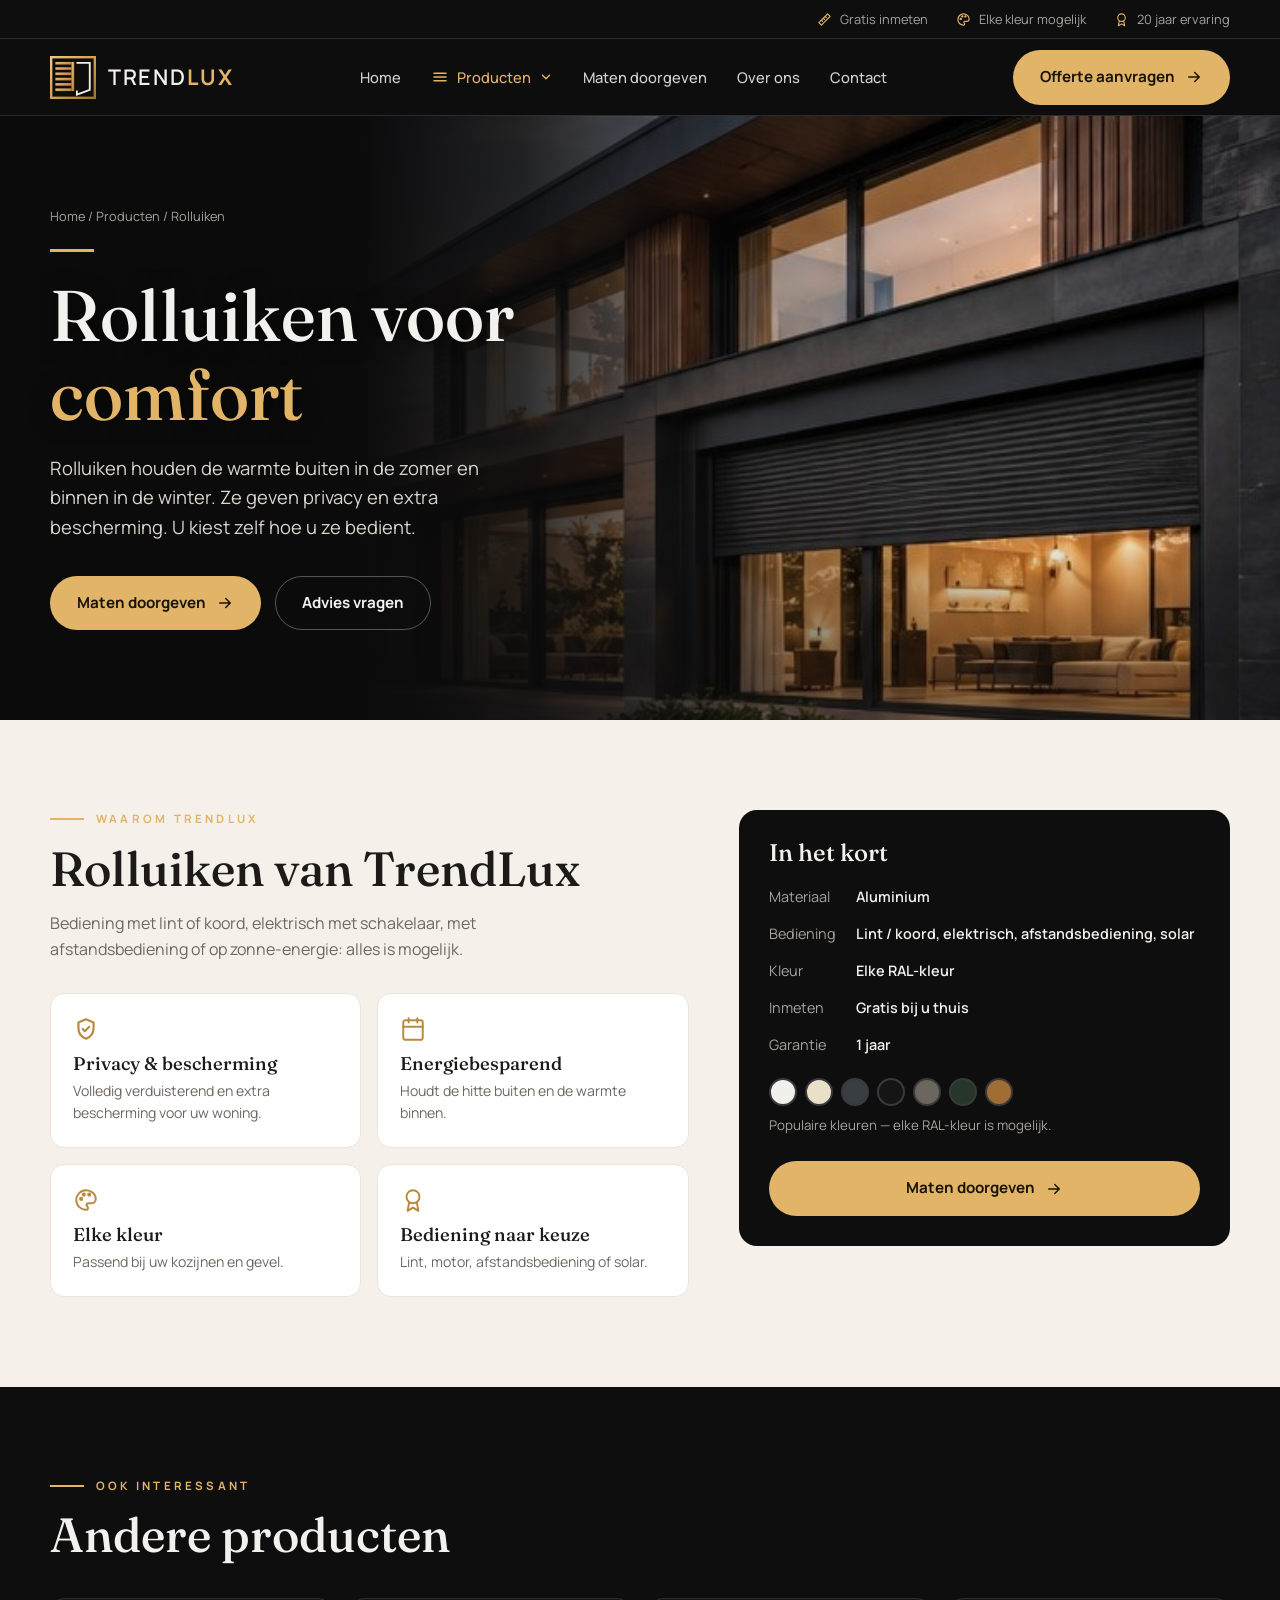
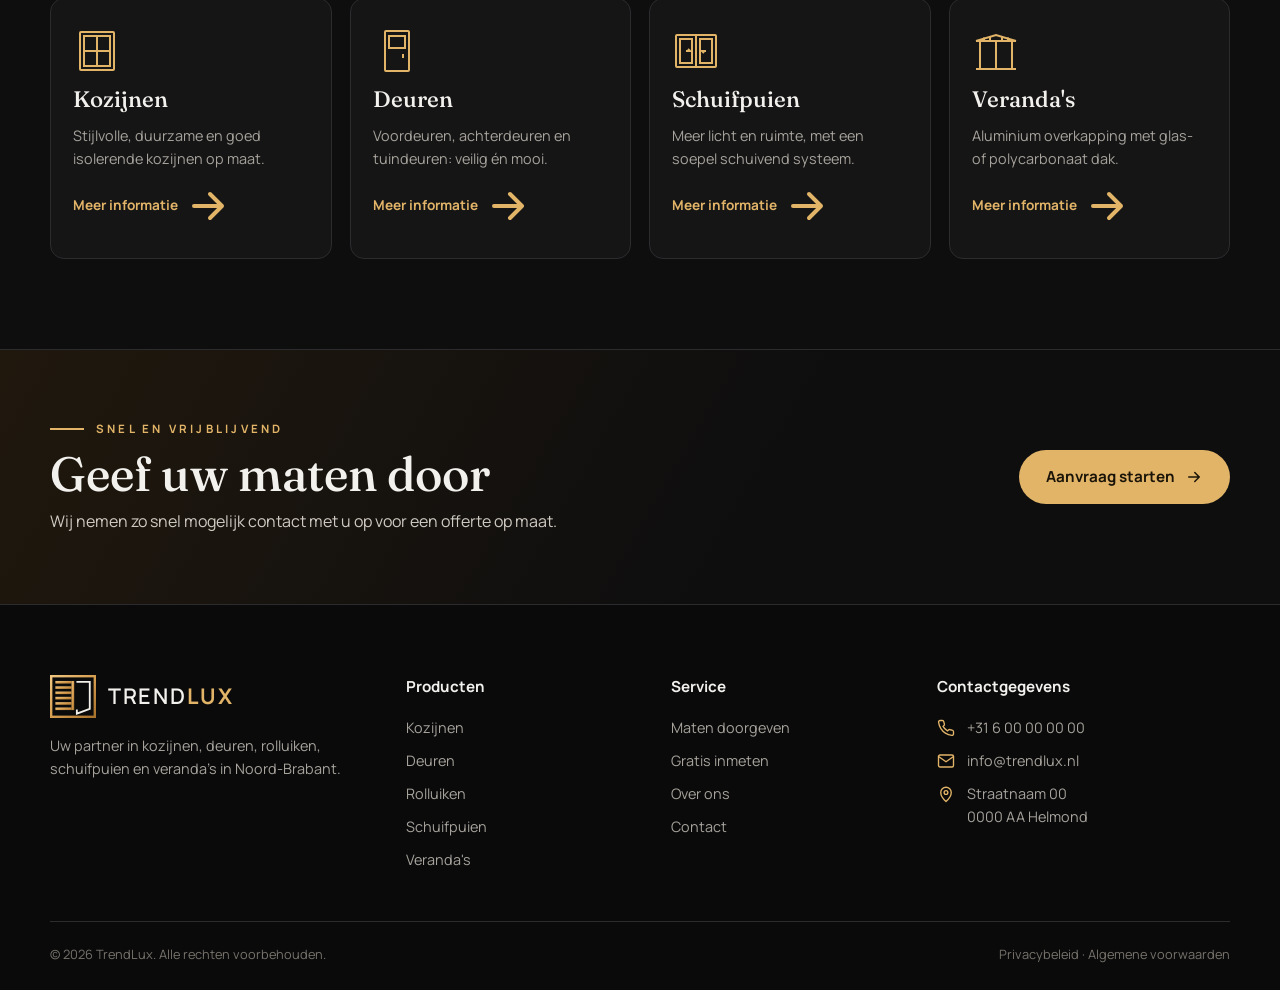
<file: rolluiken.html>
<!DOCTYPE html>
<html lang="nl">
<head>
<meta charset="UTF-8">
<meta name="viewport" content="width=device-width, initial-scale=1.0">
<title>Rolluiken op maat | TrendLux</title>
<meta name="description" content="Rolluiken houden de warmte buiten in de zomer en binnen in de winter. Ze geven privacy en extra bescherming. U kiest zelf hoe u ze bedient.">
<link rel="preconnect" href="https://fonts.googleapis.com">
<link rel="preconnect" href="https://fonts.gstatic.com" crossorigin>
<link href="https://fonts.googleapis.com/css2?family=Fraunces:opsz,wght@9..144,400;9..144,500;9..144,600&family=Manrope:wght@400;500;600;700&display=swap" rel="stylesheet">
<link rel="icon" href="favicon.svg" type="image/svg+xml">
<link rel="stylesheet" href="css/style.css">
</head>
<body>
<svg width="0" height="0" style="position:absolute" aria-hidden="true">
  <defs>
    <symbol id="i-kozijn" viewBox="0 0 48 48" fill="none" stroke="currentColor" stroke-width="2"><rect x="7" y="5" width="34" height="38" rx="1"/><rect x="11" y="9" width="26" height="30"/><path d="M24 9v30M11 24h26"/></symbol>
    <symbol id="i-deur" viewBox="0 0 48 48" fill="none" stroke="currentColor" stroke-width="2"><rect x="12" y="4" width="24" height="40" rx="1"/><rect x="16" y="9" width="16" height="12"/><path d="M30 27v4"/></symbol>
    <symbol id="i-rolluik" viewBox="0 0 48 48" fill="none" stroke="currentColor" stroke-width="2"><rect x="7" y="5" width="34" height="8" rx="1"/><path d="M10 13v30h28V13M10 18h28M10 23h28M10 28h28M10 33h28M10 38h28"/></symbol>
    <symbol id="i-schuifpui" viewBox="0 0 48 48" fill="none" stroke="currentColor" stroke-width="2"><rect x="4" y="8" width="40" height="32" rx="1"/><path d="M24 8v32M8 12h12v24H8zM28 12h12v24H28z"/><path d="M14 24h4l-2-2M34 24h-4l2 2"/></symbol>
    <symbol id="i-veranda" viewBox="0 0 48 48" fill="none" stroke="currentColor" stroke-width="2"><path d="M4 14l20-6 20 6"/><path d="M4 14h40M8 14v28M40 14v28M24 14v28M4 42h40"/><path d="M12 10.5v3.5M18 9v5M30 9v5M36 10.5v3.5"/></symbol>
    <symbol id="i-arrow" viewBox="0 0 24 24" fill="none" stroke="currentColor" stroke-width="2" stroke-linecap="round" stroke-linejoin="round"><path d="M5 12h14M13 6l6 6-6 6"/></symbol>
    <symbol id="i-check" viewBox="0 0 24 24" fill="none" stroke="currentColor" stroke-width="2" stroke-linecap="round" stroke-linejoin="round"><path d="M12 3l7 3v5c0 5-3 8.5-7 10-4-1.5-7-5-7-10V6z"/><path d="M9 12l2 2 4-4"/></symbol>
    <symbol id="i-ruler" viewBox="0 0 24 24" fill="none" stroke="currentColor" stroke-width="1.8" stroke-linecap="round" stroke-linejoin="round"><path d="M3 17L17 3l4 4L7 21z"/><path d="M7 13l2 2M10 10l2 2M13 7l2 2"/></symbol>
    <symbol id="i-palette" viewBox="0 0 24 24" fill="none" stroke="currentColor" stroke-width="1.8" stroke-linecap="round"><path d="M12 3a9 9 0 100 18c1.2 0 1.8-.8 1.8-1.7 0-1.4-1.3-1.6-1.3-2.8 0-1 .8-1.5 1.8-1.5H17a4 4 0 004-4c0-4.4-4-8-9-8z"/><circle cx="7.5" cy="11" r="1"/><circle cx="10" cy="7" r="1"/><circle cx="15" cy="7" r="1"/></symbol>
    <symbol id="i-chat" viewBox="0 0 24 24" fill="none" stroke="currentColor" stroke-width="1.8" stroke-linecap="round" stroke-linejoin="round"><path d="M21 12a8 8 0 01-11.6 7.1L4 20l1-4.6A8 8 0 1121 12z"/><path d="M8.5 12h.01M12 12h.01M15.5 12h.01"/></symbol>
    <symbol id="i-award" viewBox="0 0 24 24" fill="none" stroke="currentColor" stroke-width="1.8" stroke-linecap="round" stroke-linejoin="round"><circle cx="12" cy="9" r="6"/><path d="M8.5 14L7 22l5-3 5 3-1.5-8"/></symbol>
    <symbol id="i-pin" viewBox="0 0 24 24" fill="none" stroke="currentColor" stroke-width="1.8" stroke-linecap="round" stroke-linejoin="round"><path d="M12 22s7-6.2 7-12a7 7 0 10-14 0c0 5.8 7 12 7 12z"/><circle cx="12" cy="10" r="2.5"/></symbol>
    <symbol id="i-phone" viewBox="0 0 24 24" fill="none" stroke="currentColor" stroke-width="1.8" stroke-linecap="round" stroke-linejoin="round"><path d="M22 16.9v3a2 2 0 01-2.2 2 19.8 19.8 0 01-8.6-3.1 19.5 19.5 0 01-6-6A19.8 19.8 0 012.1 4.2 2 2 0 014.1 2h3a2 2 0 012 1.7c.1 1 .4 1.9.7 2.8a2 2 0 01-.5 2.1L8 9.9a16 16 0 006 6l1.3-1.3a2 2 0 012.1-.5c.9.3 1.8.6 2.8.7a2 2 0 011.7 2z"/></symbol>
    <symbol id="i-mail" viewBox="0 0 24 24" fill="none" stroke="currentColor" stroke-width="1.8" stroke-linecap="round" stroke-linejoin="round"><rect x="2" y="4" width="20" height="16" rx="2"/><path d="M22 6l-10 7L2 6"/></symbol>
    <symbol id="i-calendar" viewBox="0 0 24 24" fill="none" stroke="currentColor" stroke-width="1.8" stroke-linecap="round"><rect x="3" y="4" width="18" height="18" rx="2"/><path d="M16 2v4M8 2v4M3 10h18"/></symbol>
    <symbol id="i-info" viewBox="0 0 24 24" fill="none" stroke="currentColor" stroke-width="2" stroke-linecap="round"><circle cx="12" cy="12" r="10"/><path d="M12 16v-4M12 8h.01"/></symbol>
    <symbol id="i-camera" viewBox="0 0 24 24" fill="none" stroke="currentColor" stroke-width="1.8" stroke-linecap="round" stroke-linejoin="round"><path d="M23 19a2 2 0 01-2 2H3a2 2 0 01-2-2V8a2 2 0 012-2h4l2-3h6l2 3h4a2 2 0 012 2z"/><circle cx="12" cy="13" r="4"/></symbol>
    <symbol id="i-plus" viewBox="0 0 24 24" fill="none" stroke="currentColor" stroke-width="2.2" stroke-linecap="round"><path d="M12 5v14M5 12h14"/></symbol>
    <symbol id="i-ok" viewBox="0 0 24 24" fill="none" stroke="currentColor" stroke-width="2.4" stroke-linecap="round" stroke-linejoin="round"><path d="M20 6L9 17l-5-5"/></symbol>
  </defs>
</svg>

<div class="topbar">
  <div class="wrap">
    <span><svg><use href="#i-ruler"/></svg>Gratis inmeten</span>
    <span><svg><use href="#i-palette"/></svg>Elke kleur mogelijk</span>
    <span><svg><use href="#i-award"/></svg>20 jaar ervaring</span>
  </div>
</div>

<header class="nav">
  <div class="wrap">
    <a href="index.html" class="logo" aria-label="TrendLux home">
      <img src="img/logo-icon.svg" alt="" width="46" height="43">
      <span>TREND<b>LUX</b></span>
    </a>
    <nav class="menu" id="menu">
      <a href="index.html">Home</a>
      <div class="dd" id="dd">
        <button type="button" class="dd-btn active" id="ddBtn" aria-expanded="false" aria-controls="ddPanel">
          <svg class="ham" viewBox="0 0 24 24" fill="none" stroke="currentColor" stroke-width="2" stroke-linecap="round"><path d="M4 7h16M4 12h16M4 17h16"/></svg>
          Producten
          <svg class="chev" viewBox="0 0 24 24" fill="none" stroke="currentColor" stroke-width="2.4" stroke-linecap="round"><path d="M6 9l6 6 6-6"/></svg>
        </button>
        <div class="dd-panel" id="ddPanel">
          <a href="kozijnen.html"><svg><use href="#i-kozijn"/></svg><div><strong>Kozijnen</strong><span>Stijlvol, duurzaam en goed isolerend.</span></div></a><a href="deuren.html"><svg><use href="#i-deur"/></svg><div><strong>Deuren</strong><span>Voordeuren, achterdeuren en tuindeuren.</span></div></a><a href="rolluiken.html" class="active"><svg><use href="#i-rolluik"/></svg><div><strong>Rolluiken</strong><span>Met lint, motor, afstandsbediening of solar.</span></div></a><a href="schuifpuien.html"><svg><use href="#i-schuifpui"/></svg><div><strong>Schuifpuien</strong><span>Meer licht en ruimte in uw woning.</span></div></a><a href="verandas.html"><svg><use href="#i-veranda"/></svg><div><strong>Veranda's</strong><span>Aluminium overkapping met glas of polycarbonaat.</span></div></a>
          <a href="offerte.html" class="all">Maten doorgeven voor uw product →</a>
        </div>
      </div>
      <a href="offerte.html">Maten doorgeven</a>
      <a href="over-ons.html">Over ons</a>
      <a href="contact.html">Contact</a>
      <a href="offerte.html" class="btn btn-gold m-only">Offerte aanvragen <svg><use href="#i-arrow"/></svg></a>
    </nav>
    <a href="offerte.html" class="btn btn-gold">Offerte aanvragen <svg><use href="#i-arrow"/></svg></a>
    <button class="burger" id="burger" aria-label="Menu openen" aria-expanded="false"><svg viewBox="0 0 24 24" fill="none" stroke="currentColor" stroke-width="2" stroke-linecap="round"><path d="M4 7h16M4 12h16M4 17h16"/></svg></button>
  </div>
</header>

<section class="hero hero-full">
  <div class="hero-bg"><img src="img/hero-woning.jpg" alt="Rolluiken van TrendLux" style="object-position:right 80%"></div>
  <div class="wrap">
    <div class="hero-txt">
      <div class="crumbs"><a href="index.html">Home</a> / Producten / Rolluiken</div>
      <span class="hero-line"></span>
      <h1>Rolluiken voor <span class="gold">comfort</span></h1>
      <p class="lead">Rolluiken houden de warmte buiten in de zomer en binnen in de winter. Ze geven privacy en extra bescherming. U kiest zelf hoe u ze bedient.</p>
      <div class="actions">
        <a href="offerte.html?product=rolluik" class="btn btn-gold">Maten doorgeven <svg><use href="#i-arrow"/></svg></a>
        <a href="contact.html" class="btn btn-ghost">Advies vragen</a>
      </div>
    </div>
  </div>
</section>

<section class="pdetail">
  <div class="wrap grid">
    <div>
      <div class="eyebrow">Waarom TrendLux</div>
      <h2>Rolluiken van TrendLux</h2>
      <p class="lead-ink">Bediening met lint of koord, elektrisch met schakelaar, met afstandsbediening of op zonne-energie: alles is mogelijk.</p>
      <div class="feat"><div><svg><use href="#i-check"/></svg><h3>Privacy & bescherming</h3><p>Volledig verduisterend en extra bescherming voor uw woning.</p></div><div><svg><use href="#i-calendar"/></svg><h3>Energiebesparend</h3><p>Houdt de hitte buiten en de warmte binnen.</p></div><div><svg><use href="#i-palette"/></svg><h3>Elke kleur</h3><p>Passend bij uw kozijnen en gevel.</p></div><div><svg><use href="#i-award"/></svg><h3>Bediening naar keuze</h3><p>Lint, motor, afstandsbediening of solar.</p></div></div>
    </div>
    <aside class="spec">
      <h3>In het kort</h3>
      <dl><dt>Materiaal</dt><dd>Aluminium</dd><dt>Bediening</dt><dd>Lint / koord, elektrisch, afstandsbediening, solar</dd><dt>Kleur</dt><dd>Elke RAL-kleur</dd><dt>Inmeten</dt><dd>Gratis bij u thuis</dd><dt>Garantie</dt><dd>1 jaar</dd></dl>
      <div class="swrow"><i style="background:#f1f0ea"></i><i style="background:#e9e0c9"></i><i style="background:#383e42"></i><i style="background:#151515"></i><i style="background:#6b665e"></i><i style="background:#27352a"></i><i style="background:#a06d33"></i></div>
      <small style="color:var(--muted)">Populaire kleuren — elke RAL-kleur is mogelijk.</small>
      <a href="offerte.html?product=rolluik" class="btn btn-gold">Maten doorgeven <svg><use href="#i-arrow"/></svg></a>
    </aside>
  </div>
</section>

<section class="others">
  <div class="wrap">
    <div class="eyebrow">Ook interessant</div>
    <h2>Andere producten</h2>
    <div class="pgrid" style="margin-top:36px"><a class="pcard" href="kozijnen.html"><svg><use href="#i-kozijn"/></svg><h3>Kozijnen</h3><p>Stijlvolle, duurzame en goed isolerende kozijnen op maat.</p><span class="more">Meer informatie <svg width="16" height="16"><use href="#i-arrow"/></svg></span></a><a class="pcard" href="deuren.html"><svg><use href="#i-deur"/></svg><h3>Deuren</h3><p>Voordeuren, achterdeuren en tuindeuren: veilig én mooi.</p><span class="more">Meer informatie <svg width="16" height="16"><use href="#i-arrow"/></svg></span></a><a class="pcard" href="schuifpuien.html"><svg><use href="#i-schuifpui"/></svg><h3>Schuifpuien</h3><p>Meer licht en ruimte, met een soepel schuivend systeem.</p><span class="more">Meer informatie <svg width="16" height="16"><use href="#i-arrow"/></svg></span></a><a class="pcard" href="verandas.html"><svg><use href="#i-veranda"/></svg><h3>Veranda's</h3><p>Aluminium overkapping met glas- of polycarbonaat dak.</p><span class="more">Meer informatie <svg width="16" height="16"><use href="#i-arrow"/></svg></span></a></div>
  </div>
</section>

<section class="cta">
  <div class="wrap">
    <div>
      <div class="eyebrow">Snel en vrijblijvend</div>
      <h2>Geef uw maten door</h2>
      <p>Wij nemen zo snel mogelijk contact met u op voor een offerte op maat.</p>
    </div>
    <a href="offerte.html" class="btn btn-gold">Aanvraag starten <svg><use href="#i-arrow"/></svg></a>
  </div>
</section>

<footer>
  <div class="wrap">
    <div class="fgrid">
      <div>
        <a href="index.html" class="logo"><img src="img/logo-icon.svg" alt="" width="46" height="43"><span>TREND<b>LUX</b></span></a>
        <p>Uw partner in kozijnen, deuren, rolluiken, schuifpuien en veranda's in Noord-Brabant.</p>
      </div>
      <div><h5>Producten</h5><ul><li><a href="kozijnen.html">Kozijnen</a></li><li><a href="deuren.html">Deuren</a></li><li><a href="rolluiken.html">Rolluiken</a></li><li><a href="schuifpuien.html">Schuifpuien</a></li><li><a href="verandas.html">Veranda's</a></li></ul></div>
      <div><h5>Service</h5><ul><li><a href="offerte.html">Maten doorgeven</a></li><li><a href="over-ons.html#werkwijze">Gratis inmeten</a></li><li><a href="over-ons.html">Over ons</a></li><li><a href="contact.html">Contact</a></li></ul></div>
      <div>
        <h5>Contactgegevens</h5>
        <ul>
          <!-- TODO: echte gegevens invullen -->
          <li class="cline"><svg><use href="#i-phone"/></svg><a href="tel:+31600000000">+31 6 00 00 00 00</a></li>
          <li class="cline"><svg><use href="#i-mail"/></svg><a href="mailto:info@trendlux.nl">info@trendlux.nl</a></li>
          <li class="cline"><svg><use href="#i-pin"/></svg><span>Straatnaam 00<br>0000 AA Helmond</span></li>
        </ul>
      </div>
    </div>
    <div class="fbottom">
      <span>© <span id="yr"></span> TrendLux. Alle rechten voorbehouden.</span>
      <span>Privacybeleid · Algemene voorwaarden</span>
    </div>
  </div>
</footer>

<script src="js/main.js"></script>
</body>
</html>
</file>
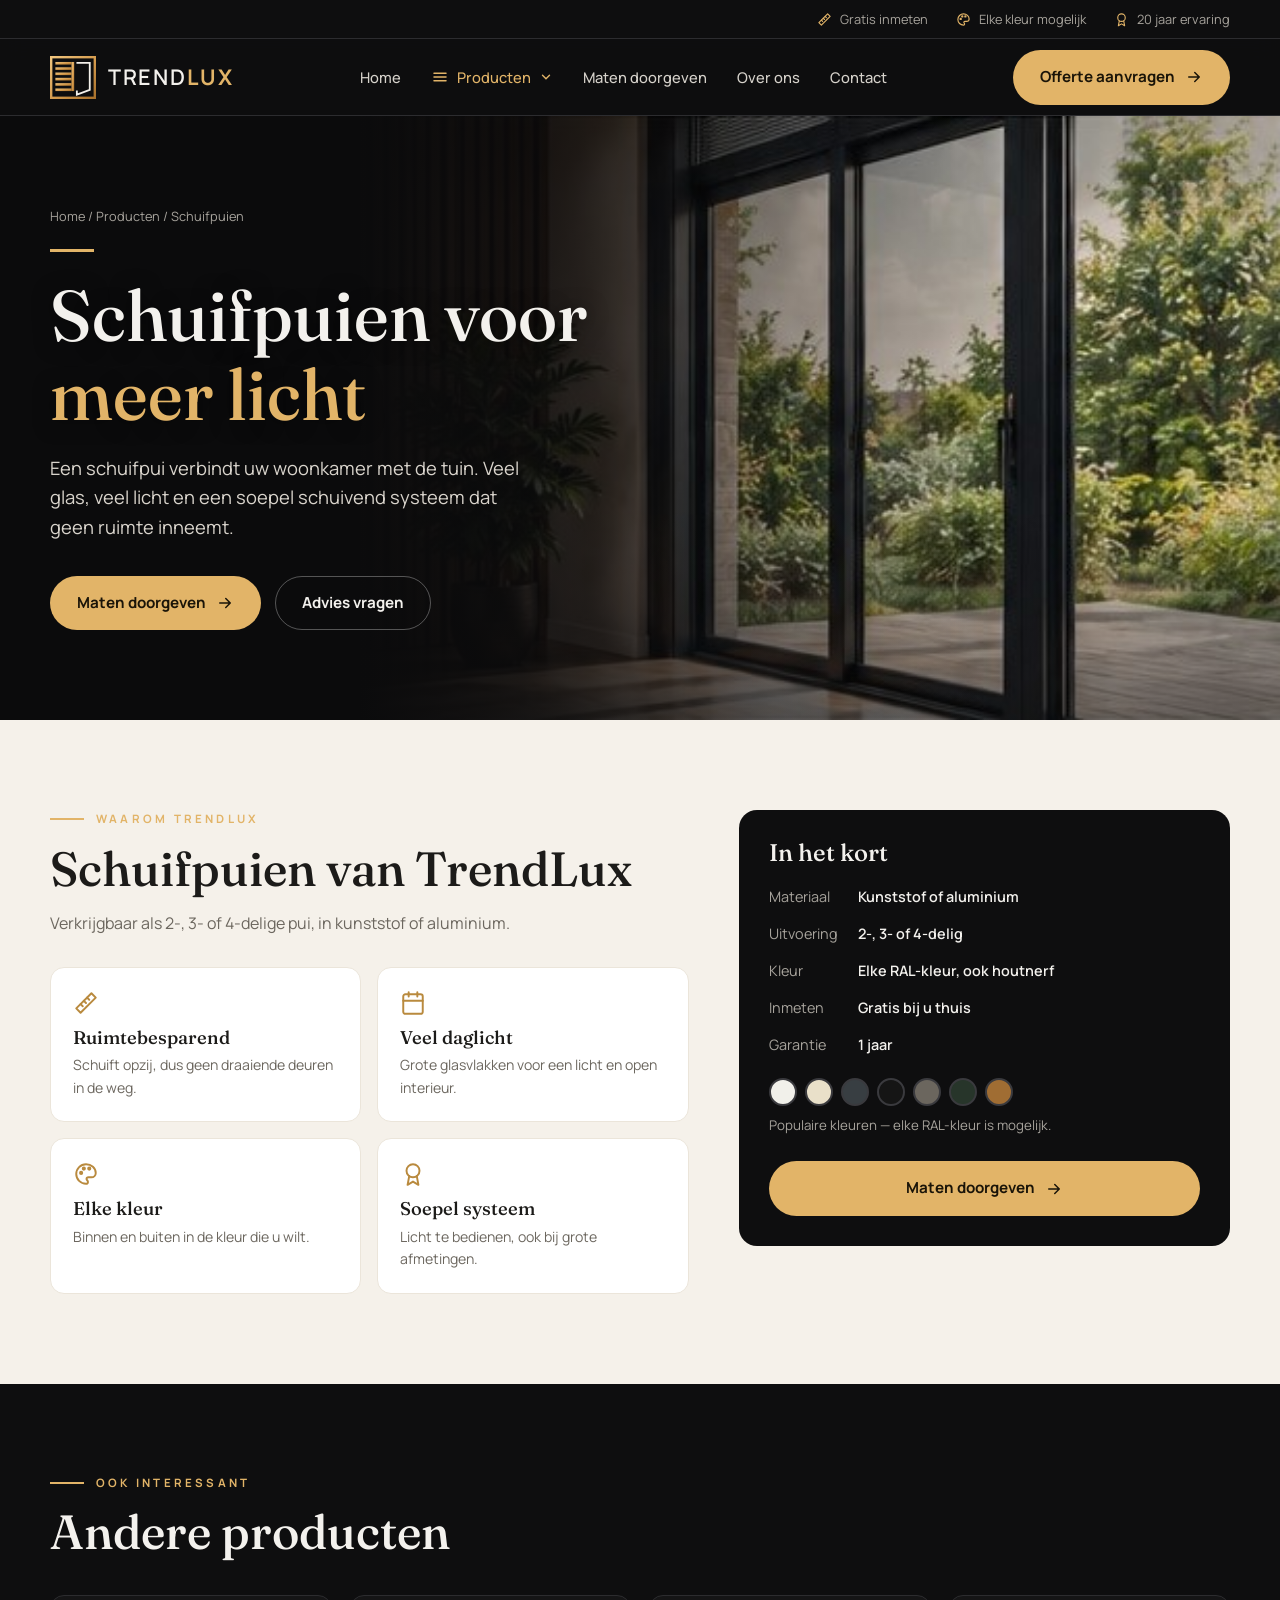
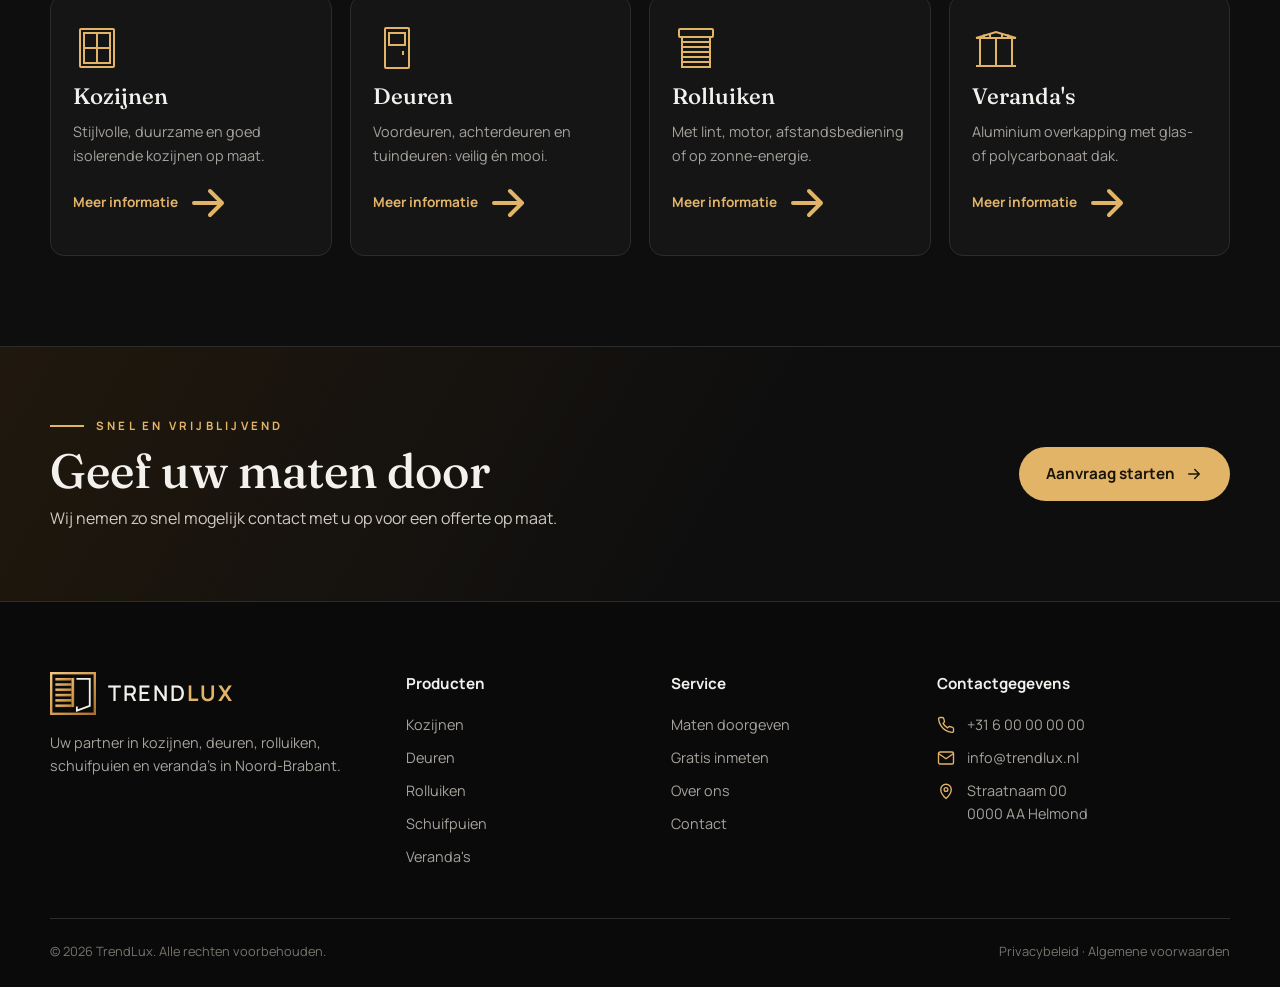
<file: schuifpuien.html>
<!DOCTYPE html>
<html lang="nl">
<head>
<meta charset="UTF-8">
<meta name="viewport" content="width=device-width, initial-scale=1.0">
<title>Schuifpuien op maat | TrendLux</title>
<meta name="description" content="Een schuifpui verbindt uw woonkamer met de tuin. Veel glas, veel licht en een soepel schuivend systeem dat geen ruimte inneemt.">
<link rel="preconnect" href="https://fonts.googleapis.com">
<link rel="preconnect" href="https://fonts.gstatic.com" crossorigin>
<link href="https://fonts.googleapis.com/css2?family=Fraunces:opsz,wght@9..144,400;9..144,500;9..144,600&family=Manrope:wght@400;500;600;700&display=swap" rel="stylesheet">
<link rel="icon" href="favicon.svg" type="image/svg+xml">
<link rel="stylesheet" href="css/style.css">
</head>
<body>
<svg width="0" height="0" style="position:absolute" aria-hidden="true">
  <defs>
    <symbol id="i-kozijn" viewBox="0 0 48 48" fill="none" stroke="currentColor" stroke-width="2"><rect x="7" y="5" width="34" height="38" rx="1"/><rect x="11" y="9" width="26" height="30"/><path d="M24 9v30M11 24h26"/></symbol>
    <symbol id="i-deur" viewBox="0 0 48 48" fill="none" stroke="currentColor" stroke-width="2"><rect x="12" y="4" width="24" height="40" rx="1"/><rect x="16" y="9" width="16" height="12"/><path d="M30 27v4"/></symbol>
    <symbol id="i-rolluik" viewBox="0 0 48 48" fill="none" stroke="currentColor" stroke-width="2"><rect x="7" y="5" width="34" height="8" rx="1"/><path d="M10 13v30h28V13M10 18h28M10 23h28M10 28h28M10 33h28M10 38h28"/></symbol>
    <symbol id="i-schuifpui" viewBox="0 0 48 48" fill="none" stroke="currentColor" stroke-width="2"><rect x="4" y="8" width="40" height="32" rx="1"/><path d="M24 8v32M8 12h12v24H8zM28 12h12v24H28z"/><path d="M14 24h4l-2-2M34 24h-4l2 2"/></symbol>
    <symbol id="i-veranda" viewBox="0 0 48 48" fill="none" stroke="currentColor" stroke-width="2"><path d="M4 14l20-6 20 6"/><path d="M4 14h40M8 14v28M40 14v28M24 14v28M4 42h40"/><path d="M12 10.5v3.5M18 9v5M30 9v5M36 10.5v3.5"/></symbol>
    <symbol id="i-arrow" viewBox="0 0 24 24" fill="none" stroke="currentColor" stroke-width="2" stroke-linecap="round" stroke-linejoin="round"><path d="M5 12h14M13 6l6 6-6 6"/></symbol>
    <symbol id="i-check" viewBox="0 0 24 24" fill="none" stroke="currentColor" stroke-width="2" stroke-linecap="round" stroke-linejoin="round"><path d="M12 3l7 3v5c0 5-3 8.5-7 10-4-1.5-7-5-7-10V6z"/><path d="M9 12l2 2 4-4"/></symbol>
    <symbol id="i-ruler" viewBox="0 0 24 24" fill="none" stroke="currentColor" stroke-width="1.8" stroke-linecap="round" stroke-linejoin="round"><path d="M3 17L17 3l4 4L7 21z"/><path d="M7 13l2 2M10 10l2 2M13 7l2 2"/></symbol>
    <symbol id="i-palette" viewBox="0 0 24 24" fill="none" stroke="currentColor" stroke-width="1.8" stroke-linecap="round"><path d="M12 3a9 9 0 100 18c1.2 0 1.8-.8 1.8-1.7 0-1.4-1.3-1.6-1.3-2.8 0-1 .8-1.5 1.8-1.5H17a4 4 0 004-4c0-4.4-4-8-9-8z"/><circle cx="7.5" cy="11" r="1"/><circle cx="10" cy="7" r="1"/><circle cx="15" cy="7" r="1"/></symbol>
    <symbol id="i-chat" viewBox="0 0 24 24" fill="none" stroke="currentColor" stroke-width="1.8" stroke-linecap="round" stroke-linejoin="round"><path d="M21 12a8 8 0 01-11.6 7.1L4 20l1-4.6A8 8 0 1121 12z"/><path d="M8.5 12h.01M12 12h.01M15.5 12h.01"/></symbol>
    <symbol id="i-award" viewBox="0 0 24 24" fill="none" stroke="currentColor" stroke-width="1.8" stroke-linecap="round" stroke-linejoin="round"><circle cx="12" cy="9" r="6"/><path d="M8.5 14L7 22l5-3 5 3-1.5-8"/></symbol>
    <symbol id="i-pin" viewBox="0 0 24 24" fill="none" stroke="currentColor" stroke-width="1.8" stroke-linecap="round" stroke-linejoin="round"><path d="M12 22s7-6.2 7-12a7 7 0 10-14 0c0 5.8 7 12 7 12z"/><circle cx="12" cy="10" r="2.5"/></symbol>
    <symbol id="i-phone" viewBox="0 0 24 24" fill="none" stroke="currentColor" stroke-width="1.8" stroke-linecap="round" stroke-linejoin="round"><path d="M22 16.9v3a2 2 0 01-2.2 2 19.8 19.8 0 01-8.6-3.1 19.5 19.5 0 01-6-6A19.8 19.8 0 012.1 4.2 2 2 0 014.1 2h3a2 2 0 012 1.7c.1 1 .4 1.9.7 2.8a2 2 0 01-.5 2.1L8 9.9a16 16 0 006 6l1.3-1.3a2 2 0 012.1-.5c.9.3 1.8.6 2.8.7a2 2 0 011.7 2z"/></symbol>
    <symbol id="i-mail" viewBox="0 0 24 24" fill="none" stroke="currentColor" stroke-width="1.8" stroke-linecap="round" stroke-linejoin="round"><rect x="2" y="4" width="20" height="16" rx="2"/><path d="M22 6l-10 7L2 6"/></symbol>
    <symbol id="i-calendar" viewBox="0 0 24 24" fill="none" stroke="currentColor" stroke-width="1.8" stroke-linecap="round"><rect x="3" y="4" width="18" height="18" rx="2"/><path d="M16 2v4M8 2v4M3 10h18"/></symbol>
    <symbol id="i-info" viewBox="0 0 24 24" fill="none" stroke="currentColor" stroke-width="2" stroke-linecap="round"><circle cx="12" cy="12" r="10"/><path d="M12 16v-4M12 8h.01"/></symbol>
    <symbol id="i-camera" viewBox="0 0 24 24" fill="none" stroke="currentColor" stroke-width="1.8" stroke-linecap="round" stroke-linejoin="round"><path d="M23 19a2 2 0 01-2 2H3a2 2 0 01-2-2V8a2 2 0 012-2h4l2-3h6l2 3h4a2 2 0 012 2z"/><circle cx="12" cy="13" r="4"/></symbol>
    <symbol id="i-plus" viewBox="0 0 24 24" fill="none" stroke="currentColor" stroke-width="2.2" stroke-linecap="round"><path d="M12 5v14M5 12h14"/></symbol>
    <symbol id="i-ok" viewBox="0 0 24 24" fill="none" stroke="currentColor" stroke-width="2.4" stroke-linecap="round" stroke-linejoin="round"><path d="M20 6L9 17l-5-5"/></symbol>
  </defs>
</svg>

<div class="topbar">
  <div class="wrap">
    <span><svg><use href="#i-ruler"/></svg>Gratis inmeten</span>
    <span><svg><use href="#i-palette"/></svg>Elke kleur mogelijk</span>
    <span><svg><use href="#i-award"/></svg>20 jaar ervaring</span>
  </div>
</div>

<header class="nav">
  <div class="wrap">
    <a href="index.html" class="logo" aria-label="TrendLux home">
      <img src="img/logo-icon.svg" alt="" width="46" height="43">
      <span>TREND<b>LUX</b></span>
    </a>
    <nav class="menu" id="menu">
      <a href="index.html">Home</a>
      <div class="dd" id="dd">
        <button type="button" class="dd-btn active" id="ddBtn" aria-expanded="false" aria-controls="ddPanel">
          <svg class="ham" viewBox="0 0 24 24" fill="none" stroke="currentColor" stroke-width="2" stroke-linecap="round"><path d="M4 7h16M4 12h16M4 17h16"/></svg>
          Producten
          <svg class="chev" viewBox="0 0 24 24" fill="none" stroke="currentColor" stroke-width="2.4" stroke-linecap="round"><path d="M6 9l6 6 6-6"/></svg>
        </button>
        <div class="dd-panel" id="ddPanel">
          <a href="kozijnen.html"><svg><use href="#i-kozijn"/></svg><div><strong>Kozijnen</strong><span>Stijlvol, duurzaam en goed isolerend.</span></div></a><a href="deuren.html"><svg><use href="#i-deur"/></svg><div><strong>Deuren</strong><span>Voordeuren, achterdeuren en tuindeuren.</span></div></a><a href="rolluiken.html"><svg><use href="#i-rolluik"/></svg><div><strong>Rolluiken</strong><span>Met lint, motor, afstandsbediening of solar.</span></div></a><a href="schuifpuien.html" class="active"><svg><use href="#i-schuifpui"/></svg><div><strong>Schuifpuien</strong><span>Meer licht en ruimte in uw woning.</span></div></a><a href="verandas.html"><svg><use href="#i-veranda"/></svg><div><strong>Veranda's</strong><span>Aluminium overkapping met glas of polycarbonaat.</span></div></a>
          <a href="offerte.html" class="all">Maten doorgeven voor uw product →</a>
        </div>
      </div>
      <a href="offerte.html">Maten doorgeven</a>
      <a href="over-ons.html">Over ons</a>
      <a href="contact.html">Contact</a>
      <a href="offerte.html" class="btn btn-gold m-only">Offerte aanvragen <svg><use href="#i-arrow"/></svg></a>
    </nav>
    <a href="offerte.html" class="btn btn-gold">Offerte aanvragen <svg><use href="#i-arrow"/></svg></a>
    <button class="burger" id="burger" aria-label="Menu openen" aria-expanded="false"><svg viewBox="0 0 24 24" fill="none" stroke="currentColor" stroke-width="2" stroke-linecap="round"><path d="M4 7h16M4 12h16M4 17h16"/></svg></button>
  </div>
</header>

<section class="hero hero-full">
  <div class="hero-bg"><img src="img/schuifpui.jpg" alt="Schuifpuien van TrendLux" style="object-position:center 40%"></div>
  <div class="wrap">
    <div class="hero-txt">
      <div class="crumbs"><a href="index.html">Home</a> / Producten / Schuifpuien</div>
      <span class="hero-line"></span>
      <h1>Schuifpuien voor <span class="gold">meer licht</span></h1>
      <p class="lead">Een schuifpui verbindt uw woonkamer met de tuin. Veel glas, veel licht en een soepel schuivend systeem dat geen ruimte inneemt.</p>
      <div class="actions">
        <a href="offerte.html?product=schuifpui" class="btn btn-gold">Maten doorgeven <svg><use href="#i-arrow"/></svg></a>
        <a href="contact.html" class="btn btn-ghost">Advies vragen</a>
      </div>
    </div>
  </div>
</section>

<section class="pdetail">
  <div class="wrap grid">
    <div>
      <div class="eyebrow">Waarom TrendLux</div>
      <h2>Schuifpuien van TrendLux</h2>
      <p class="lead-ink">Verkrijgbaar als 2-, 3- of 4-delige pui, in kunststof of aluminium.</p>
      <div class="feat"><div><svg><use href="#i-ruler"/></svg><h3>Ruimtebesparend</h3><p>Schuift opzij, dus geen draaiende deuren in de weg.</p></div><div><svg><use href="#i-calendar"/></svg><h3>Veel daglicht</h3><p>Grote glasvlakken voor een licht en open interieur.</p></div><div><svg><use href="#i-palette"/></svg><h3>Elke kleur</h3><p>Binnen en buiten in de kleur die u wilt.</p></div><div><svg><use href="#i-award"/></svg><h3>Soepel systeem</h3><p>Licht te bedienen, ook bij grote afmetingen.</p></div></div>
    </div>
    <aside class="spec">
      <h3>In het kort</h3>
      <dl><dt>Materiaal</dt><dd>Kunststof of aluminium</dd><dt>Uitvoering</dt><dd>2-, 3- of 4-delig</dd><dt>Kleur</dt><dd>Elke RAL-kleur, ook houtnerf</dd><dt>Inmeten</dt><dd>Gratis bij u thuis</dd><dt>Garantie</dt><dd>1 jaar</dd></dl>
      <div class="swrow"><i style="background:#f1f0ea"></i><i style="background:#e9e0c9"></i><i style="background:#383e42"></i><i style="background:#151515"></i><i style="background:#6b665e"></i><i style="background:#27352a"></i><i style="background:#a06d33"></i></div>
      <small style="color:var(--muted)">Populaire kleuren — elke RAL-kleur is mogelijk.</small>
      <a href="offerte.html?product=schuifpui" class="btn btn-gold">Maten doorgeven <svg><use href="#i-arrow"/></svg></a>
    </aside>
  </div>
</section>

<section class="others">
  <div class="wrap">
    <div class="eyebrow">Ook interessant</div>
    <h2>Andere producten</h2>
    <div class="pgrid" style="margin-top:36px"><a class="pcard" href="kozijnen.html"><svg><use href="#i-kozijn"/></svg><h3>Kozijnen</h3><p>Stijlvolle, duurzame en goed isolerende kozijnen op maat.</p><span class="more">Meer informatie <svg width="16" height="16"><use href="#i-arrow"/></svg></span></a><a class="pcard" href="deuren.html"><svg><use href="#i-deur"/></svg><h3>Deuren</h3><p>Voordeuren, achterdeuren en tuindeuren: veilig én mooi.</p><span class="more">Meer informatie <svg width="16" height="16"><use href="#i-arrow"/></svg></span></a><a class="pcard" href="rolluiken.html"><svg><use href="#i-rolluik"/></svg><h3>Rolluiken</h3><p>Met lint, motor, afstandsbediening of op zonne-energie.</p><span class="more">Meer informatie <svg width="16" height="16"><use href="#i-arrow"/></svg></span></a><a class="pcard" href="verandas.html"><svg><use href="#i-veranda"/></svg><h3>Veranda's</h3><p>Aluminium overkapping met glas- of polycarbonaat dak.</p><span class="more">Meer informatie <svg width="16" height="16"><use href="#i-arrow"/></svg></span></a></div>
  </div>
</section>

<section class="cta">
  <div class="wrap">
    <div>
      <div class="eyebrow">Snel en vrijblijvend</div>
      <h2>Geef uw maten door</h2>
      <p>Wij nemen zo snel mogelijk contact met u op voor een offerte op maat.</p>
    </div>
    <a href="offerte.html" class="btn btn-gold">Aanvraag starten <svg><use href="#i-arrow"/></svg></a>
  </div>
</section>

<footer>
  <div class="wrap">
    <div class="fgrid">
      <div>
        <a href="index.html" class="logo"><img src="img/logo-icon.svg" alt="" width="46" height="43"><span>TREND<b>LUX</b></span></a>
        <p>Uw partner in kozijnen, deuren, rolluiken, schuifpuien en veranda's in Noord-Brabant.</p>
      </div>
      <div><h5>Producten</h5><ul><li><a href="kozijnen.html">Kozijnen</a></li><li><a href="deuren.html">Deuren</a></li><li><a href="rolluiken.html">Rolluiken</a></li><li><a href="schuifpuien.html">Schuifpuien</a></li><li><a href="verandas.html">Veranda's</a></li></ul></div>
      <div><h5>Service</h5><ul><li><a href="offerte.html">Maten doorgeven</a></li><li><a href="over-ons.html#werkwijze">Gratis inmeten</a></li><li><a href="over-ons.html">Over ons</a></li><li><a href="contact.html">Contact</a></li></ul></div>
      <div>
        <h5>Contactgegevens</h5>
        <ul>
          <!-- TODO: echte gegevens invullen -->
          <li class="cline"><svg><use href="#i-phone"/></svg><a href="tel:+31600000000">+31 6 00 00 00 00</a></li>
          <li class="cline"><svg><use href="#i-mail"/></svg><a href="mailto:info@trendlux.nl">info@trendlux.nl</a></li>
          <li class="cline"><svg><use href="#i-pin"/></svg><span>Straatnaam 00<br>0000 AA Helmond</span></li>
        </ul>
      </div>
    </div>
    <div class="fbottom">
      <span>© <span id="yr"></span> TrendLux. Alle rechten voorbehouden.</span>
      <span>Privacybeleid · Algemene voorwaarden</span>
    </div>
  </div>
</footer>

<script src="js/main.js"></script>
</body>
</html>
</file>
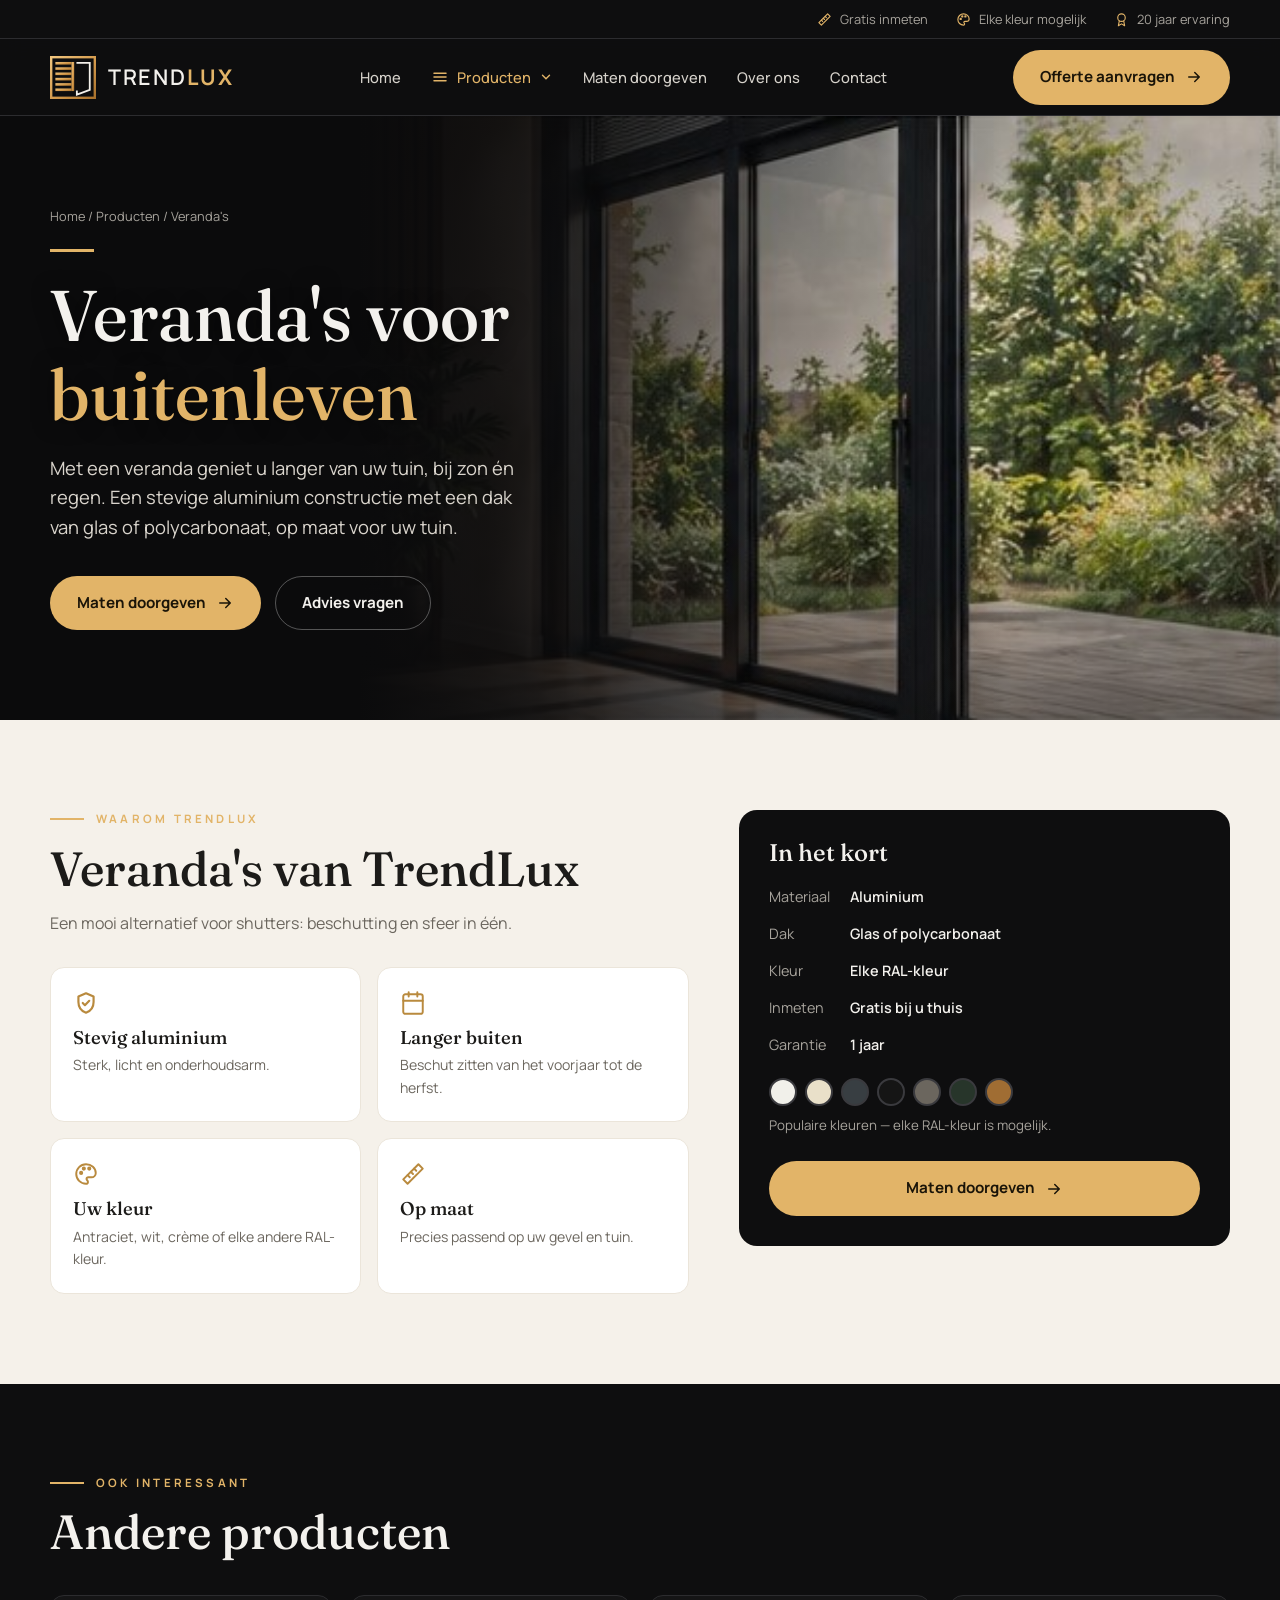
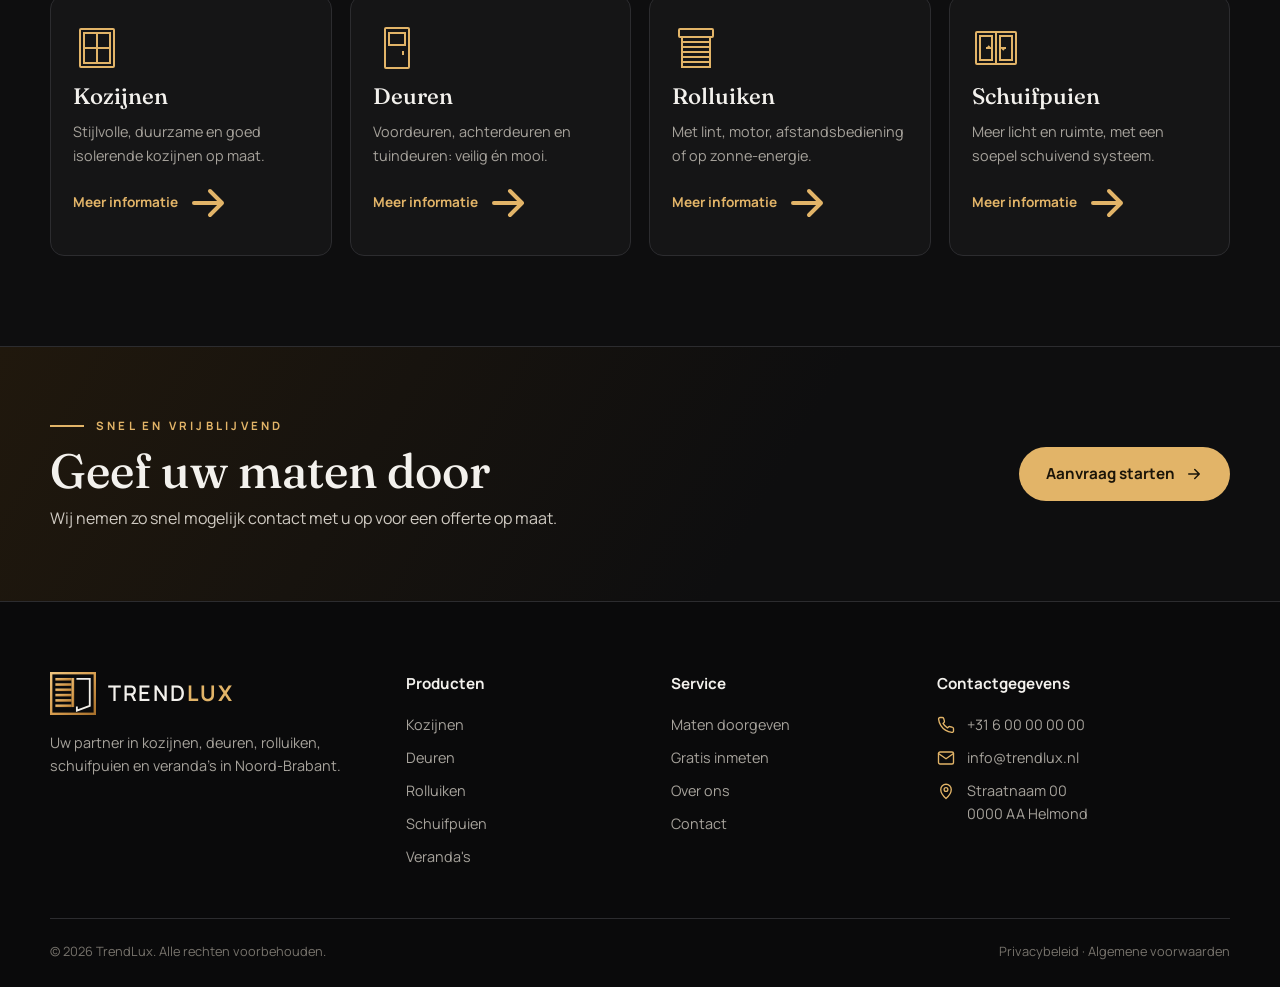
<file: verandas.html>
<!DOCTYPE html>
<html lang="nl">
<head>
<meta charset="UTF-8">
<meta name="viewport" content="width=device-width, initial-scale=1.0">
<title>Veranda's op maat | TrendLux</title>
<meta name="description" content="Met een veranda geniet u langer van uw tuin, bij zon én regen. Een stevige aluminium constructie met een dak van glas of polycarbonaat, op maat voor uw tui">
<link rel="preconnect" href="https://fonts.googleapis.com">
<link rel="preconnect" href="https://fonts.gstatic.com" crossorigin>
<link href="https://fonts.googleapis.com/css2?family=Fraunces:opsz,wght@9..144,400;9..144,500;9..144,600&family=Manrope:wght@400;500;600;700&display=swap" rel="stylesheet">
<link rel="icon" href="favicon.svg" type="image/svg+xml">
<link rel="stylesheet" href="css/style.css">
</head>
<body>
<svg width="0" height="0" style="position:absolute" aria-hidden="true">
  <defs>
    <symbol id="i-kozijn" viewBox="0 0 48 48" fill="none" stroke="currentColor" stroke-width="2"><rect x="7" y="5" width="34" height="38" rx="1"/><rect x="11" y="9" width="26" height="30"/><path d="M24 9v30M11 24h26"/></symbol>
    <symbol id="i-deur" viewBox="0 0 48 48" fill="none" stroke="currentColor" stroke-width="2"><rect x="12" y="4" width="24" height="40" rx="1"/><rect x="16" y="9" width="16" height="12"/><path d="M30 27v4"/></symbol>
    <symbol id="i-rolluik" viewBox="0 0 48 48" fill="none" stroke="currentColor" stroke-width="2"><rect x="7" y="5" width="34" height="8" rx="1"/><path d="M10 13v30h28V13M10 18h28M10 23h28M10 28h28M10 33h28M10 38h28"/></symbol>
    <symbol id="i-schuifpui" viewBox="0 0 48 48" fill="none" stroke="currentColor" stroke-width="2"><rect x="4" y="8" width="40" height="32" rx="1"/><path d="M24 8v32M8 12h12v24H8zM28 12h12v24H28z"/><path d="M14 24h4l-2-2M34 24h-4l2 2"/></symbol>
    <symbol id="i-veranda" viewBox="0 0 48 48" fill="none" stroke="currentColor" stroke-width="2"><path d="M4 14l20-6 20 6"/><path d="M4 14h40M8 14v28M40 14v28M24 14v28M4 42h40"/><path d="M12 10.5v3.5M18 9v5M30 9v5M36 10.5v3.5"/></symbol>
    <symbol id="i-arrow" viewBox="0 0 24 24" fill="none" stroke="currentColor" stroke-width="2" stroke-linecap="round" stroke-linejoin="round"><path d="M5 12h14M13 6l6 6-6 6"/></symbol>
    <symbol id="i-check" viewBox="0 0 24 24" fill="none" stroke="currentColor" stroke-width="2" stroke-linecap="round" stroke-linejoin="round"><path d="M12 3l7 3v5c0 5-3 8.5-7 10-4-1.5-7-5-7-10V6z"/><path d="M9 12l2 2 4-4"/></symbol>
    <symbol id="i-ruler" viewBox="0 0 24 24" fill="none" stroke="currentColor" stroke-width="1.8" stroke-linecap="round" stroke-linejoin="round"><path d="M3 17L17 3l4 4L7 21z"/><path d="M7 13l2 2M10 10l2 2M13 7l2 2"/></symbol>
    <symbol id="i-palette" viewBox="0 0 24 24" fill="none" stroke="currentColor" stroke-width="1.8" stroke-linecap="round"><path d="M12 3a9 9 0 100 18c1.2 0 1.8-.8 1.8-1.7 0-1.4-1.3-1.6-1.3-2.8 0-1 .8-1.5 1.8-1.5H17a4 4 0 004-4c0-4.4-4-8-9-8z"/><circle cx="7.5" cy="11" r="1"/><circle cx="10" cy="7" r="1"/><circle cx="15" cy="7" r="1"/></symbol>
    <symbol id="i-chat" viewBox="0 0 24 24" fill="none" stroke="currentColor" stroke-width="1.8" stroke-linecap="round" stroke-linejoin="round"><path d="M21 12a8 8 0 01-11.6 7.1L4 20l1-4.6A8 8 0 1121 12z"/><path d="M8.5 12h.01M12 12h.01M15.5 12h.01"/></symbol>
    <symbol id="i-award" viewBox="0 0 24 24" fill="none" stroke="currentColor" stroke-width="1.8" stroke-linecap="round" stroke-linejoin="round"><circle cx="12" cy="9" r="6"/><path d="M8.5 14L7 22l5-3 5 3-1.5-8"/></symbol>
    <symbol id="i-pin" viewBox="0 0 24 24" fill="none" stroke="currentColor" stroke-width="1.8" stroke-linecap="round" stroke-linejoin="round"><path d="M12 22s7-6.2 7-12a7 7 0 10-14 0c0 5.8 7 12 7 12z"/><circle cx="12" cy="10" r="2.5"/></symbol>
    <symbol id="i-phone" viewBox="0 0 24 24" fill="none" stroke="currentColor" stroke-width="1.8" stroke-linecap="round" stroke-linejoin="round"><path d="M22 16.9v3a2 2 0 01-2.2 2 19.8 19.8 0 01-8.6-3.1 19.5 19.5 0 01-6-6A19.8 19.8 0 012.1 4.2 2 2 0 014.1 2h3a2 2 0 012 1.7c.1 1 .4 1.9.7 2.8a2 2 0 01-.5 2.1L8 9.9a16 16 0 006 6l1.3-1.3a2 2 0 012.1-.5c.9.3 1.8.6 2.8.7a2 2 0 011.7 2z"/></symbol>
    <symbol id="i-mail" viewBox="0 0 24 24" fill="none" stroke="currentColor" stroke-width="1.8" stroke-linecap="round" stroke-linejoin="round"><rect x="2" y="4" width="20" height="16" rx="2"/><path d="M22 6l-10 7L2 6"/></symbol>
    <symbol id="i-calendar" viewBox="0 0 24 24" fill="none" stroke="currentColor" stroke-width="1.8" stroke-linecap="round"><rect x="3" y="4" width="18" height="18" rx="2"/><path d="M16 2v4M8 2v4M3 10h18"/></symbol>
    <symbol id="i-info" viewBox="0 0 24 24" fill="none" stroke="currentColor" stroke-width="2" stroke-linecap="round"><circle cx="12" cy="12" r="10"/><path d="M12 16v-4M12 8h.01"/></symbol>
    <symbol id="i-camera" viewBox="0 0 24 24" fill="none" stroke="currentColor" stroke-width="1.8" stroke-linecap="round" stroke-linejoin="round"><path d="M23 19a2 2 0 01-2 2H3a2 2 0 01-2-2V8a2 2 0 012-2h4l2-3h6l2 3h4a2 2 0 012 2z"/><circle cx="12" cy="13" r="4"/></symbol>
    <symbol id="i-plus" viewBox="0 0 24 24" fill="none" stroke="currentColor" stroke-width="2.2" stroke-linecap="round"><path d="M12 5v14M5 12h14"/></symbol>
    <symbol id="i-ok" viewBox="0 0 24 24" fill="none" stroke="currentColor" stroke-width="2.4" stroke-linecap="round" stroke-linejoin="round"><path d="M20 6L9 17l-5-5"/></symbol>
  </defs>
</svg>

<div class="topbar">
  <div class="wrap">
    <span><svg><use href="#i-ruler"/></svg>Gratis inmeten</span>
    <span><svg><use href="#i-palette"/></svg>Elke kleur mogelijk</span>
    <span><svg><use href="#i-award"/></svg>20 jaar ervaring</span>
  </div>
</div>

<header class="nav">
  <div class="wrap">
    <a href="index.html" class="logo" aria-label="TrendLux home">
      <img src="img/logo-icon.svg" alt="" width="46" height="43">
      <span>TREND<b>LUX</b></span>
    </a>
    <nav class="menu" id="menu">
      <a href="index.html">Home</a>
      <div class="dd" id="dd">
        <button type="button" class="dd-btn active" id="ddBtn" aria-expanded="false" aria-controls="ddPanel">
          <svg class="ham" viewBox="0 0 24 24" fill="none" stroke="currentColor" stroke-width="2" stroke-linecap="round"><path d="M4 7h16M4 12h16M4 17h16"/></svg>
          Producten
          <svg class="chev" viewBox="0 0 24 24" fill="none" stroke="currentColor" stroke-width="2.4" stroke-linecap="round"><path d="M6 9l6 6 6-6"/></svg>
        </button>
        <div class="dd-panel" id="ddPanel">
          <a href="kozijnen.html"><svg><use href="#i-kozijn"/></svg><div><strong>Kozijnen</strong><span>Stijlvol, duurzaam en goed isolerend.</span></div></a><a href="deuren.html"><svg><use href="#i-deur"/></svg><div><strong>Deuren</strong><span>Voordeuren, achterdeuren en tuindeuren.</span></div></a><a href="rolluiken.html"><svg><use href="#i-rolluik"/></svg><div><strong>Rolluiken</strong><span>Met lint, motor, afstandsbediening of solar.</span></div></a><a href="schuifpuien.html"><svg><use href="#i-schuifpui"/></svg><div><strong>Schuifpuien</strong><span>Meer licht en ruimte in uw woning.</span></div></a><a href="verandas.html" class="active"><svg><use href="#i-veranda"/></svg><div><strong>Veranda's</strong><span>Aluminium overkapping met glas of polycarbonaat.</span></div></a>
          <a href="offerte.html" class="all">Maten doorgeven voor uw product →</a>
        </div>
      </div>
      <a href="offerte.html">Maten doorgeven</a>
      <a href="over-ons.html">Over ons</a>
      <a href="contact.html">Contact</a>
      <a href="offerte.html" class="btn btn-gold m-only">Offerte aanvragen <svg><use href="#i-arrow"/></svg></a>
    </nav>
    <a href="offerte.html" class="btn btn-gold">Offerte aanvragen <svg><use href="#i-arrow"/></svg></a>
    <button class="burger" id="burger" aria-label="Menu openen" aria-expanded="false"><svg viewBox="0 0 24 24" fill="none" stroke="currentColor" stroke-width="2" stroke-linecap="round"><path d="M4 7h16M4 12h16M4 17h16"/></svg></button>
  </div>
</header>

<section class="hero hero-full">
  <div class="hero-bg"><img src="img/schuifpui.jpg" alt="Veranda's van TrendLux" style="object-position:right center"></div>
  <div class="wrap">
    <div class="hero-txt">
      <div class="crumbs"><a href="index.html">Home</a> / Producten / Veranda's</div>
      <span class="hero-line"></span>
      <h1>Veranda's voor <span class="gold">buitenleven</span></h1>
      <p class="lead">Met een veranda geniet u langer van uw tuin, bij zon én regen. Een stevige aluminium constructie met een dak van glas of polycarbonaat, op maat voor uw tuin.</p>
      <div class="actions">
        <a href="offerte.html?product=veranda" class="btn btn-gold">Maten doorgeven <svg><use href="#i-arrow"/></svg></a>
        <a href="contact.html" class="btn btn-ghost">Advies vragen</a>
      </div>
    </div>
  </div>
</section>

<section class="pdetail">
  <div class="wrap grid">
    <div>
      <div class="eyebrow">Waarom TrendLux</div>
      <h2>Veranda's van TrendLux</h2>
      <p class="lead-ink">Een mooi alternatief voor shutters: beschutting en sfeer in één.</p>
      <div class="feat"><div><svg><use href="#i-check"/></svg><h3>Stevig aluminium</h3><p>Sterk, licht en onderhoudsarm.</p></div><div><svg><use href="#i-calendar"/></svg><h3>Langer buiten</h3><p>Beschut zitten van het voorjaar tot de herfst.</p></div><div><svg><use href="#i-palette"/></svg><h3>Uw kleur</h3><p>Antraciet, wit, crème of elke andere RAL-kleur.</p></div><div><svg><use href="#i-ruler"/></svg><h3>Op maat</h3><p>Precies passend op uw gevel en tuin.</p></div></div>
    </div>
    <aside class="spec">
      <h3>In het kort</h3>
      <dl><dt>Materiaal</dt><dd>Aluminium</dd><dt>Dak</dt><dd>Glas of polycarbonaat</dd><dt>Kleur</dt><dd>Elke RAL-kleur</dd><dt>Inmeten</dt><dd>Gratis bij u thuis</dd><dt>Garantie</dt><dd>1 jaar</dd></dl>
      <div class="swrow"><i style="background:#f1f0ea"></i><i style="background:#e9e0c9"></i><i style="background:#383e42"></i><i style="background:#151515"></i><i style="background:#6b665e"></i><i style="background:#27352a"></i><i style="background:#a06d33"></i></div>
      <small style="color:var(--muted)">Populaire kleuren — elke RAL-kleur is mogelijk.</small>
      <a href="offerte.html?product=veranda" class="btn btn-gold">Maten doorgeven <svg><use href="#i-arrow"/></svg></a>
    </aside>
  </div>
</section>

<section class="others">
  <div class="wrap">
    <div class="eyebrow">Ook interessant</div>
    <h2>Andere producten</h2>
    <div class="pgrid" style="margin-top:36px"><a class="pcard" href="kozijnen.html"><svg><use href="#i-kozijn"/></svg><h3>Kozijnen</h3><p>Stijlvolle, duurzame en goed isolerende kozijnen op maat.</p><span class="more">Meer informatie <svg width="16" height="16"><use href="#i-arrow"/></svg></span></a><a class="pcard" href="deuren.html"><svg><use href="#i-deur"/></svg><h3>Deuren</h3><p>Voordeuren, achterdeuren en tuindeuren: veilig én mooi.</p><span class="more">Meer informatie <svg width="16" height="16"><use href="#i-arrow"/></svg></span></a><a class="pcard" href="rolluiken.html"><svg><use href="#i-rolluik"/></svg><h3>Rolluiken</h3><p>Met lint, motor, afstandsbediening of op zonne-energie.</p><span class="more">Meer informatie <svg width="16" height="16"><use href="#i-arrow"/></svg></span></a><a class="pcard" href="schuifpuien.html"><svg><use href="#i-schuifpui"/></svg><h3>Schuifpuien</h3><p>Meer licht en ruimte, met een soepel schuivend systeem.</p><span class="more">Meer informatie <svg width="16" height="16"><use href="#i-arrow"/></svg></span></a></div>
  </div>
</section>

<section class="cta">
  <div class="wrap">
    <div>
      <div class="eyebrow">Snel en vrijblijvend</div>
      <h2>Geef uw maten door</h2>
      <p>Wij nemen zo snel mogelijk contact met u op voor een offerte op maat.</p>
    </div>
    <a href="offerte.html" class="btn btn-gold">Aanvraag starten <svg><use href="#i-arrow"/></svg></a>
  </div>
</section>

<footer>
  <div class="wrap">
    <div class="fgrid">
      <div>
        <a href="index.html" class="logo"><img src="img/logo-icon.svg" alt="" width="46" height="43"><span>TREND<b>LUX</b></span></a>
        <p>Uw partner in kozijnen, deuren, rolluiken, schuifpuien en veranda's in Noord-Brabant.</p>
      </div>
      <div><h5>Producten</h5><ul><li><a href="kozijnen.html">Kozijnen</a></li><li><a href="deuren.html">Deuren</a></li><li><a href="rolluiken.html">Rolluiken</a></li><li><a href="schuifpuien.html">Schuifpuien</a></li><li><a href="verandas.html">Veranda's</a></li></ul></div>
      <div><h5>Service</h5><ul><li><a href="offerte.html">Maten doorgeven</a></li><li><a href="over-ons.html#werkwijze">Gratis inmeten</a></li><li><a href="over-ons.html">Over ons</a></li><li><a href="contact.html">Contact</a></li></ul></div>
      <div>
        <h5>Contactgegevens</h5>
        <ul>
          <!-- TODO: echte gegevens invullen -->
          <li class="cline"><svg><use href="#i-phone"/></svg><a href="tel:+31600000000">+31 6 00 00 00 00</a></li>
          <li class="cline"><svg><use href="#i-mail"/></svg><a href="mailto:info@trendlux.nl">info@trendlux.nl</a></li>
          <li class="cline"><svg><use href="#i-pin"/></svg><span>Straatnaam 00<br>0000 AA Helmond</span></li>
        </ul>
      </div>
    </div>
    <div class="fbottom">
      <span>© <span id="yr"></span> TrendLux. Alle rechten voorbehouden.</span>
      <span>Privacybeleid · Algemene voorwaarden</span>
    </div>
  </div>
</footer>

<script src="js/main.js"></script>
</body>
</html>
</file>
<file: css/style.css>
:root{
  --bg:#0e0e0f; --bg2:#151516; --panel:#1b1b1d; --line:#2c2c2f;
  --cream:#f5f1ea; --cream2:#ebe5da;
  --gold:#e2b468; --gold-d:#b98a3e; --gold-soft:rgba(226,180,104,.14);
  --text:#f3f1ed; --muted:#a7a39c; --ink:#1c1b19; --ink-muted:#6c675f;
  --radius:14px; --serif:'Fraunces',Georgia,serif; --sans:'Manrope',system-ui,sans-serif;
}
*{box-sizing:border-box;margin:0;padding:0}
html{scroll-behavior:smooth}
body{font-family:var(--sans);background:var(--bg);color:var(--text);line-height:1.6;-webkit-font-smoothing:antialiased}
img,svg{display:block;max-width:100%}
a{color:inherit;text-decoration:none}
.wrap{width:min(1180px,100% - 32px);margin-inline:auto}
.eyebrow{font-size:.72rem;letter-spacing:.28em;text-transform:uppercase;color:var(--gold);font-weight:700;display:flex;align-items:center;gap:12px}
.eyebrow::before{content:"";width:34px;height:2px;background:var(--gold)}
h1,h2,h3{font-family:var(--serif);font-weight:500;line-height:1.1}
h2{font-size:clamp(2rem,4vw,3rem);margin:14px 0 16px}
.gold{color:var(--gold)}
.btn{display:inline-flex;align-items:center;gap:10px;padding:14px 26px;border-radius:999px;font-weight:700;font-size:.95rem;border:1.5px solid transparent;cursor:pointer;transition:.2s;font-family:var(--sans)}
.btn-gold{background:var(--gold);color:#1a1408}
.btn-gold:hover{background:#ecc47f;transform:translateY(-1px)}
.btn-ghost{border-color:rgba(255,255,255,.3);color:var(--text)}
.btn-ghost:hover{border-color:var(--gold);color:var(--gold)}
.btn svg{width:18px;height:18px}

/* topbar + nav */
.topbar{border-bottom:1px solid var(--line);font-size:.8rem;color:var(--muted)}
.topbar .wrap{display:flex;justify-content:flex-end;gap:28px;padding:9px 0}
.topbar span{display:flex;align-items:center;gap:8px}
.topbar svg{width:15px;height:15px;color:var(--gold)}
header.nav{position:sticky;top:0;z-index:50;background:rgba(14,14,15,.88);backdrop-filter:blur(12px);border-bottom:1px solid var(--line)}
header.nav .wrap{display:flex;align-items:center;justify-content:space-between;height:76px}
.logo{display:flex;align-items:center;gap:12px;font-weight:700;letter-spacing:.06em;font-size:1.35rem}
.logo svg{width:40px;height:40px}
.logo b{color:var(--gold);font-weight:700}
.menu{display:flex;gap:30px;font-size:.92rem;font-weight:500}
.menu a{color:#d6d2cb}.menu a:hover{color:var(--gold)}
.burger{display:none;background:none;border:0;color:var(--text);cursor:pointer}
.burger svg{width:28px;height:28px}

/* hero */
.hero{position:relative;overflow:hidden;background:radial-gradient(120% 90% at 85% 10%,#3a2a17 0%,#17130f 40%,var(--bg) 75%)}
.hero .wrap{display:grid;grid-template-columns:1.05fr 1fr;align-items:center;gap:40px;min-height:600px;padding:70px 0}
.hero h1{font-size:clamp(2.6rem,5.6vw,4.6rem);margin:22px 0 20px}
.hero p.lead{font-size:1.15rem;color:#d9d4cc;max-width:480px}
.hero .actions{display:flex;flex-wrap:wrap;gap:14px;margin-top:34px}
.hero-stats{display:flex;gap:36px;margin-top:48px;flex-wrap:wrap}
.hero-stats div{border-left:2px solid var(--gold);padding-left:14px}
.hero-stats strong{display:block;font-family:var(--serif);font-size:1.8rem;font-weight:500}
.hero-stats span{font-size:.82rem;color:var(--muted)}
.hero-art{position:relative}
.hero-art svg{width:100%;filter:drop-shadow(0 30px 60px rgba(0,0,0,.6))}

/* products */
.products{background:var(--cream);color:var(--ink);padding:100px 0}
.products .head{display:flex;justify-content:space-between;align-items:end;gap:30px;flex-wrap:wrap;margin-bottom:50px}
.products .head p{max-width:420px;color:var(--ink-muted)}
.pgrid{display:grid;grid-template-columns:repeat(5,1fr);gap:18px}
.pcard{background:#fff;border:1px solid var(--cream2);border-radius:var(--radius);padding:28px 22px;display:flex;flex-direction:column;gap:12px;transition:.25s;cursor:pointer}
.pcard:hover{transform:translateY(-4px);box-shadow:0 18px 40px rgba(60,40,10,.1);border-color:var(--gold)}
.pcard svg{width:48px;height:48px;color:var(--gold-d)}
.pcard h3{font-size:1.4rem}
.pcard p{font-size:.9rem;color:var(--ink-muted);flex:1}
.pcard .more{font-size:.85rem;font-weight:700;color:var(--gold-d);display:flex;align-items:center;gap:6px}

/* configurator */
.config{padding:100px 0;background:var(--bg)}
.config .grid{display:grid;grid-template-columns:.8fr 1.6fr;gap:50px;align-items:start}
.config .intro p{color:#cfcac2;margin-bottom:26px}
.usp{display:flex;flex-direction:column;gap:18px;margin-top:30px}
.usp div{display:flex;gap:14px;align-items:flex-start}
.usp svg{width:30px;height:30px;color:var(--gold);flex-shrink:0}
.usp strong{display:block;font-size:.95rem}
.usp span{font-size:.85rem;color:var(--muted)}
.cbox{background:var(--bg2);border:1px solid var(--line);border-radius:20px;padding:26px}
.tabs{display:flex;gap:4px;border-bottom:1px solid var(--line);overflow-x:auto;scrollbar-width:none}
.tabs::-webkit-scrollbar{display:none}
.tab{flex:1;min-width:120px;background:none;border:0;color:#cfcac2;padding:14px 10px 16px;font:600 .92rem var(--sans);display:flex;align-items:center;justify-content:center;gap:10px;cursor:pointer;border-bottom:2px solid transparent;margin-bottom:-1px;border-radius:10px 10px 0 0;white-space:nowrap}
.tab svg{width:24px;height:24px}
.tab[aria-selected=true]{color:var(--gold);border-bottom-color:var(--gold);background:var(--panel)}
.step-title{display:flex;align-items:center;gap:12px;font-family:var(--serif);font-size:1.35rem;margin:26px 0 18px}
.step-title i{font-style:normal;font-family:var(--sans);font-size:.8rem;font-weight:700;width:28px;height:28px;border-radius:50%;background:var(--gold);color:#1a1408;display:grid;place-items:center}
.cfg{display:grid;grid-template-columns:1fr 1fr;gap:24px}
.preview{background:var(--panel);border:1px solid var(--line);border-radius:var(--radius);padding:16px;display:flex;flex-direction:column}
.preview svg{width:100%;height:auto}
.preview .note{font-size:.8rem;color:var(--muted);text-align:center;margin-top:6px}
.fields{display:flex;flex-direction:column;gap:16px}
.row2{display:grid;grid-template-columns:1fr 1fr;gap:12px}
label.f{display:flex;flex-direction:column;gap:7px;font-size:.85rem;font-weight:600;color:#ddd8d0}
label.f small{font-weight:400;color:var(--muted)}
.inp{position:relative}
.inp input,.inp select,input.t,select.t,textarea.t{width:100%;background:var(--panel);border:1px solid #38383c;border-radius:10px;color:var(--text);padding:13px 14px;font:500 .95rem var(--sans);outline:none;transition:.15s;appearance:none}
.inp select,select.t{background-image:url("data:image/svg+xml,%3Csvg xmlns='http://www.w3.org/2000/svg' width='14' height='14' fill='none' stroke='%23e2b468' stroke-width='2'%3E%3Cpath d='M3 5l4 4 4-4'/%3E%3C/svg%3E");background-repeat:no-repeat;background-position:right 14px center;padding-right:38px}
select option{background:#1b1b1d}
.inp input:focus,.inp select:focus,input.t:focus,select.t:focus,textarea.t:focus{border-color:var(--gold);box-shadow:0 0 0 3px var(--gold-soft)}
.inp .unit{position:absolute;right:12px;top:50%;transform:translateY(-50%);font-size:.85rem;color:var(--muted);pointer-events:none}
.inp input{padding-right:44px}
input::-webkit-outer-spin-button,input::-webkit-inner-spin-button{-webkit-appearance:none}
input[type=number]{-moz-appearance:textfield}
.swatches{display:flex;flex-wrap:wrap;gap:9px}
.sw{width:34px;height:34px;border-radius:50%;border:2px solid #3a3a3e;cursor:pointer;position:relative;padding:0;transition:.15s}
.sw:hover{transform:scale(1.08)}
.sw[aria-checked=true]{border-color:var(--gold);box-shadow:0 0 0 3px var(--gold-soft)}
.sw.other{background:conic-gradient(#d33,#fc3,#3c6,#39f,#a3f,#d33);}
.sw.unknown{background:var(--panel);color:var(--muted);font-weight:700;font-size:.9rem}
.colorname{font-size:.82rem;color:var(--gold);margin-top:2px;min-height:1.2em}
#ralWrap{display:none}
.tip{font-size:.8rem;color:var(--muted);display:flex;gap:8px;align-items:flex-start}
.tip svg{width:16px;height:16px;color:var(--gold);flex-shrink:0;margin-top:2px}
.qty{display:flex;align-items:center;border:1px solid #38383c;border-radius:10px;overflow:hidden;width:fit-content}
.qty button{background:var(--panel);border:0;color:var(--gold);width:42px;height:46px;font-size:1.2rem;cursor:pointer}
.qty input{width:52px;text-align:center;background:var(--panel);border:0;color:var(--text);font:600 1rem var(--sans);height:46px;outline:none}
.addbtn{margin-top:4px;justify-content:center;width:100%}
.basket{margin-top:22px;border:1px dashed #3a3a3e;border-radius:var(--radius);padding:16px}
.basket h4{font-size:.85rem;font-weight:700;color:#ddd8d0;display:flex;justify-content:space-between;margin-bottom:10px}
.basket .empty{font-size:.85rem;color:var(--muted)}
.item{display:flex;justify-content:space-between;align-items:center;gap:12px;background:var(--panel);border-radius:10px;padding:11px 14px;margin-top:8px;font-size:.88rem;animation:pop .25s ease}
.item b{color:var(--gold);font-weight:700}
.item button{background:none;border:0;color:var(--muted);cursor:pointer;font-size:1.2rem;line-height:1}
.item button:hover{color:#ff8a7a}
@keyframes pop{from{opacity:0;transform:translateY(6px)}}
.contact-grid{display:grid;grid-template-columns:1fr 1fr;gap:14px}
.contact-grid .full{grid-column:1/-1}
textarea.t{min-height:96px;resize:vertical}
.file{display:flex;align-items:center;gap:14px;background:var(--panel);border:1px dashed #45454a;border-radius:10px;padding:14px;cursor:pointer;font-size:.88rem;color:#cfcac2}
.file:hover{border-color:var(--gold)}
.file svg{width:26px;height:26px;color:var(--gold)}
.file input{display:none}
.check{display:flex;gap:10px;align-items:flex-start;font-size:.85rem;color:#cfcac2}
.check input{accent-color:var(--gold);width:18px;height:18px;margin-top:2px}
.submit{width:100%;justify-content:center;padding:17px;font-size:1rem;margin-top:6px}
.error{display:none;background:rgba(255,110,90,.1);border:1px solid rgba(255,110,90,.4);color:#ffb3a8;padding:12px 14px;border-radius:10px;font-size:.88rem}
.done{display:none;text-align:center;padding:50px 20px}
.done .ok{width:74px;height:74px;border-radius:50%;background:var(--gold-soft);display:grid;place-items:center;margin:0 auto 22px}
.done .ok svg{width:38px;height:38px;color:var(--gold)}
.done h3{font-size:2rem;margin-bottom:12px}
.done p{color:#cfcac2;max-width:440px;margin:0 auto}
.hp{position:absolute;left:-9999px}

/* werkwijze */
.how{background:var(--cream);color:var(--ink);padding:100px 0}
.steps{display:grid;grid-template-columns:repeat(4,1fr);gap:22px;margin-top:50px;counter-reset:s}
.steps div{position:relative;padding-top:60px}
.steps div::before{counter-increment:s;content:"0" counter(s);position:absolute;top:0;font-family:var(--serif);font-size:2.6rem;color:var(--gold-d);line-height:1}
.steps div::after{content:"";position:absolute;top:22px;left:76px;right:-10px;height:1px;background:linear-gradient(90deg,var(--gold-d),transparent)}
.steps div:last-child::after{display:none}
.steps h3{font-size:1.3rem;margin-bottom:8px}
.steps p{font-size:.92rem;color:var(--ink-muted)}

/* about */
.about{padding:100px 0;background:var(--bg)}
.about .grid{display:grid;grid-template-columns:1fr 1fr;gap:60px;align-items:center}
.about p{color:#cfcac2;margin-bottom:16px}
.facts{display:grid;grid-template-columns:1fr 1fr;gap:16px}
.fact{background:var(--bg2);border:1px solid var(--line);border-radius:var(--radius);padding:24px}
.fact svg{width:30px;height:30px;color:var(--gold);margin-bottom:14px}
.fact strong{display:block;font-family:var(--serif);font-size:1.25rem;font-weight:500;margin-bottom:4px}
.fact span{font-size:.86rem;color:var(--muted)}
.area{margin-top:22px;display:flex;flex-wrap:wrap;gap:8px}
.area span{font-size:.8rem;border:1px solid var(--line);border-radius:999px;padding:6px 14px;color:#d6d2cb}

/* cta */
.cta{background:linear-gradient(120deg,#20180d,#0e0e0f 60%);border-top:1px solid var(--line);border-bottom:1px solid var(--line);padding:70px 0}
.cta .wrap{display:flex;justify-content:space-between;align-items:center;gap:30px;flex-wrap:wrap}
.cta h2{margin:10px 0 8px}
.cta p{color:#cfcac2}

/* footer */
footer{background:#0a0a0b;padding:70px 0 26px;font-size:.9rem}
.fgrid{display:grid;grid-template-columns:1.4fr 1fr 1fr 1.3fr;gap:40px}
footer p{color:var(--muted);margin-top:16px;max-width:300px}
footer h5{font-size:.95rem;margin-bottom:16px}
footer ul{list-style:none;display:flex;flex-direction:column;gap:10px;color:var(--muted)}
footer ul a:hover{color:var(--gold)}
.cline{display:flex;gap:12px;align-items:flex-start}
.cline svg{width:18px;height:18px;color:var(--gold);flex-shrink:0;margin-top:3px}
.fbottom{border-top:1px solid var(--line);margin-top:50px;padding-top:22px;display:flex;justify-content:space-between;flex-wrap:wrap;gap:12px;color:#77736c;font-size:.8rem}

/* responsive */
@media (max-width:1040px){
  .pgrid{grid-template-columns:repeat(3,1fr)}
  .config .grid,.about .grid{grid-template-columns:1fr}
  .steps{grid-template-columns:1fr 1fr}
  .steps div::after{display:none}
  .fgrid{grid-template-columns:1fr 1fr}
}
@media (max-width:820px){
  .menu,.nav .btn-gold{display:none}
  .burger{display:block}
  .menu.open{display:flex;position:absolute;top:76px;left:0;right:0;flex-direction:column;background:var(--bg2);padding:20px 16px;border-bottom:1px solid var(--line)}
  .topbar{display:none}
  .hero .wrap{grid-template-columns:1fr;min-height:0;padding:50px 0 60px}
  .hero-art{order:-1;max-width:460px}
  .cfg{grid-template-columns:1fr}
  .pgrid{grid-template-columns:1fr 1fr}
}
@media (max-width:560px){
  .pgrid,.steps,.facts,.fgrid,.contact-grid{grid-template-columns:1fr}
  .cbox{padding:16px}
  .tab span{display:none}.tab{min-width:56px}
  .products,.config,.how,.about{padding:70px 0}
}

/* full-bleed hero */
.hero-full{background:#0b0b0c;min-height:520px;display:flex;align-items:center}
.hero-full .wrap{display:block;min-height:0;padding:90px 0;position:relative;z-index:1}
.hero-bg{position:absolute;top:0;right:0;bottom:0;width:72%}
.hero-bg img{width:100%;height:100%;object-fit:cover;object-position:center 40%}
.hero-bg::after{content:"";position:absolute;inset:0;background:linear-gradient(90deg,#0b0b0c 0%,rgba(11,11,12,.85) 18%,rgba(11,11,12,.25) 45%,transparent 70%),linear-gradient(0deg,rgba(11,11,12,.5),transparent 35%)}
.hero-txt{max-width:620px}
.hero-full .crumbs{margin-bottom:22px}
.hero-short{min-height:400px}
.hero-short .hero-bg::after{background:linear-gradient(90deg,#0b0b0c 0%,rgba(11,11,12,.88) 30%,rgba(11,11,12,.45) 60%,rgba(11,11,12,.2))}
.hero-line{display:block;width:44px;height:3px;background:var(--gold);margin-bottom:24px}
.hero-full h1{margin:0 0 20px;text-shadow:0 2px 20px rgba(0,0,0,.5)}
@media (max-width:820px){
  .hero-full{min-height:520px;align-items:flex-end}
  .hero-bg{width:100%;bottom:auto;height:62%}
  .hero-bg img{object-position:62% center}
  .hero-bg::after{background:linear-gradient(0deg,#0b0b0c 5%,rgba(11,11,12,.75) 50%,rgba(11,11,12,.2))}
  .hero-full .wrap{padding:260px 0 50px}
}

/* logo + foto's */
.logo img{width:46px;height:auto}
.logo span{font-weight:600;letter-spacing:.08em}
.hero-photo{position:relative;border-radius:22px;overflow:hidden;border:1px solid rgba(226,180,104,.25);box-shadow:0 40px 80px rgba(0,0,0,.6)}
.hero-photo img{width:100%;aspect-ratio:554/350;object-fit:cover}
.hero-photo::after{content:"";position:absolute;inset:0;background:linear-gradient(90deg,rgba(14,14,15,.35),transparent 30%)}
.pphoto{border-radius:22px;overflow:hidden;border:1px solid rgba(226,180,104,.25);box-shadow:0 30px 60px rgba(0,0,0,.5)}
.pphoto img{width:100%;aspect-ratio:4/3;object-fit:cover}
.insp{display:grid;grid-template-columns:1fr 1fr;background:var(--cream);color:var(--ink)}
.insp-img img{width:100%;height:100%;min-height:380px;object-fit:cover}
.insp-txt{padding:80px 8vw 80px 70px;display:flex;flex-direction:column;justify-content:center}
.insp-txt p{color:var(--ink-muted);max-width:440px;margin-bottom:28px}
.goldd{color:var(--gold-d)}
.btn-line{border-color:var(--gold-d);color:var(--gold-d);width:fit-content}
.btn-line:hover{background:var(--gold-d);color:#fff}
@media (max-width:820px){.insp{grid-template-columns:1fr}.insp-txt{padding:50px 16px}.hero-photo{order:-1}}

/* dropdown / hamburger producten */
.usp div{display:block}.usp>div{display:flex}
.menu a.btn-gold{color:#1a1408}
.menu{align-items:center}
.menu a.active,.dd-btn.active{color:var(--gold)}
.dd{position:relative}
.dd-btn{background:none;border:0;color:#d6d2cb;font:500 .92rem var(--sans);display:flex;align-items:center;gap:8px;cursor:pointer;padding:0}
.dd-btn:hover{color:var(--gold)}
.dd-btn .ham{width:18px;height:18px}
.dd-btn .chev{width:14px;height:14px;transition:.2s}
.dd.open .dd-btn .chev{transform:rotate(180deg)}
.dd-panel{position:absolute;top:calc(100% + 26px);left:-24px;width:540px;background:var(--bg2);border:1px solid var(--line);border-radius:16px;padding:12px;display:grid;grid-template-columns:1fr 1fr;gap:4px;opacity:0;visibility:hidden;transform:translateY(8px);transition:.2s;box-shadow:0 30px 60px rgba(0,0,0,.55)}
.dd.open .dd-panel{opacity:1;visibility:visible;transform:none}
.dd-panel a{display:flex;gap:14px;padding:12px;border-radius:10px;align-items:center}
.dd-panel a:hover,.dd-panel a.active{background:var(--panel)}
.dd-panel svg{width:34px;height:34px;color:var(--gold);flex-shrink:0}
.dd-panel strong{display:block;color:var(--text);font-size:.92rem;font-weight:600}
.dd-panel span{font-size:.78rem;color:var(--muted)}
.dd-panel .all{grid-column:1/-1;justify-content:center;color:var(--gold);font-size:.85rem;font-weight:700;border-top:1px solid var(--line);border-radius:0;margin-top:6px;padding-top:14px}
.m-only{display:none!important}

/* pagina-hero */
.phero{background:radial-gradient(110% 120% at 90% 0%,#33261a 0%,#16120e 45%,var(--bg) 80%);border-bottom:1px solid var(--line)}
.phero .wrap{display:grid;grid-template-columns:1.2fr .8fr;gap:40px;align-items:center;padding:70px 0}
.phero.small .wrap{grid-template-columns:1fr;padding:60px 0 50px}
.crumbs{font-size:.8rem;color:var(--muted);margin-bottom:18px}
.crumbs a:hover{color:var(--gold)}
.phero h1{font-size:clamp(2.4rem,5vw,4rem);margin:16px 0 18px}
.phero p.lead{font-size:1.1rem;color:#d9d4cc;max-width:560px}
.phero .actions{display:flex;flex-wrap:wrap;gap:14px;margin-top:30px}
.bigicon{aspect-ratio:1;max-width:340px;width:100%;margin-left:auto;border:1px solid var(--line);border-radius:24px;background:linear-gradient(145deg,#1d1a16,#121213);display:grid;place-items:center;position:relative;overflow:hidden}
.bigicon::before{content:"";position:absolute;inset:18px;border:1px solid rgba(226,180,104,.25);border-radius:16px}
.bigicon svg{width:52%;height:52%;color:var(--gold)}

/* productdetail */
.pdetail{background:var(--cream);color:var(--ink);padding:90px 0}
.pdetail .grid{display:grid;grid-template-columns:1.3fr 1fr;gap:50px;align-items:start}
.feat{display:grid;grid-template-columns:1fr 1fr;gap:16px;margin-top:30px}
.feat div{background:#fff;border:1px solid var(--cream2);border-radius:var(--radius);padding:22px}
.feat svg{width:26px;height:26px;color:var(--gold-d);margin-bottom:12px}
.feat h3{font-size:1.15rem;margin-bottom:6px}
.feat p{font-size:.88rem;color:var(--ink-muted)}
.spec{background:var(--bg);color:var(--text);border-radius:18px;padding:30px}
.spec h3{font-size:1.5rem;margin-bottom:18px}
.spec dl{display:grid;grid-template-columns:auto 1fr;gap:14px 20px;font-size:.9rem}
.spec dt{color:var(--muted)}
.spec dd{font-weight:600}
.spec .swrow{display:flex;gap:8px;flex-wrap:wrap;margin:22px 0 6px}
.spec .swrow i{width:28px;height:28px;border-radius:50%;border:2px solid #3a3a3e;display:block}
.spec .btn{margin-top:24px;width:100%;justify-content:center}
.lead-ink{color:var(--ink-muted);max-width:560px}
.others{background:var(--bg);padding:90px 0}
.others .pgrid{grid-template-columns:repeat(4,1fr)}
.others .pcard{background:var(--bg2);border-color:var(--line);color:var(--text)}
.others .pcard p{color:var(--muted)}
.others .pcard svg{color:var(--gold)}
.others .pcard .more{color:var(--gold)}

/* configurator teaser home */
.teaser{background:var(--bg2);border-top:1px solid var(--line);border-bottom:1px solid var(--line);padding:70px 0}
.teaser .wrap{display:grid;grid-template-columns:1fr 1.2fr;gap:40px;align-items:center}
.teaser .chips{display:flex;flex-wrap:wrap;gap:10px}
.teaser .chips a{display:flex;align-items:center;gap:10px;border:1px solid var(--line);background:var(--panel);border-radius:12px;padding:12px 16px;font-weight:600;font-size:.9rem;transition:.2s}
.teaser .chips a:hover{border-color:var(--gold);color:var(--gold)}
.teaser .chips svg{width:22px;height:22px;color:var(--gold)}
.teaser p{color:#cfcac2}

/* contact */
.contact{padding:90px 0;background:var(--bg)}
.contact .grid{display:grid;grid-template-columns:.9fr 1.3fr;gap:40px;align-items:start}
.cinfo{display:flex;flex-direction:column;gap:14px}
.cinfo a,.cinfo div{display:flex;gap:16px;align-items:center;background:var(--bg2);border:1px solid var(--line);border-radius:var(--radius);padding:20px}
.cinfo a:hover{border-color:var(--gold)}
.cinfo svg{width:26px;height:26px;color:var(--gold);flex-shrink:0}
.cinfo small{display:block;color:var(--muted);font-size:.78rem}
.cinfo strong{font-weight:600}

@media (max-width:1040px){
  .pdetail .grid,.contact .grid,.teaser .wrap{grid-template-columns:1fr}
  .others .pgrid{grid-template-columns:1fr 1fr}
}
@media (max-width:820px){
  .menu.open{gap:18px;align-items:stretch}
  .m-only{display:inline-flex!important;justify-content:center}
  .dd-btn{width:100%;font-size:1rem}.dd-btn .chev{margin-left:auto}
  .dd-panel{position:static;width:auto;grid-template-columns:1fr;display:none;opacity:1;visibility:visible;transform:none;box-shadow:none;margin-top:10px;background:var(--panel)}
  .dd.open .dd-panel{display:grid}
  .phero .wrap{grid-template-columns:1fr;padding:50px 0}
  .bigicon{display:none}
  .phero .wrap{display:flex;flex-direction:column-reverse;align-items:stretch}
}
@media (max-width:560px){
  .feat,.others .pgrid{grid-template-columns:1fr}
  .pdetail,.others,.contact{padding:70px 0}
}
</file>
